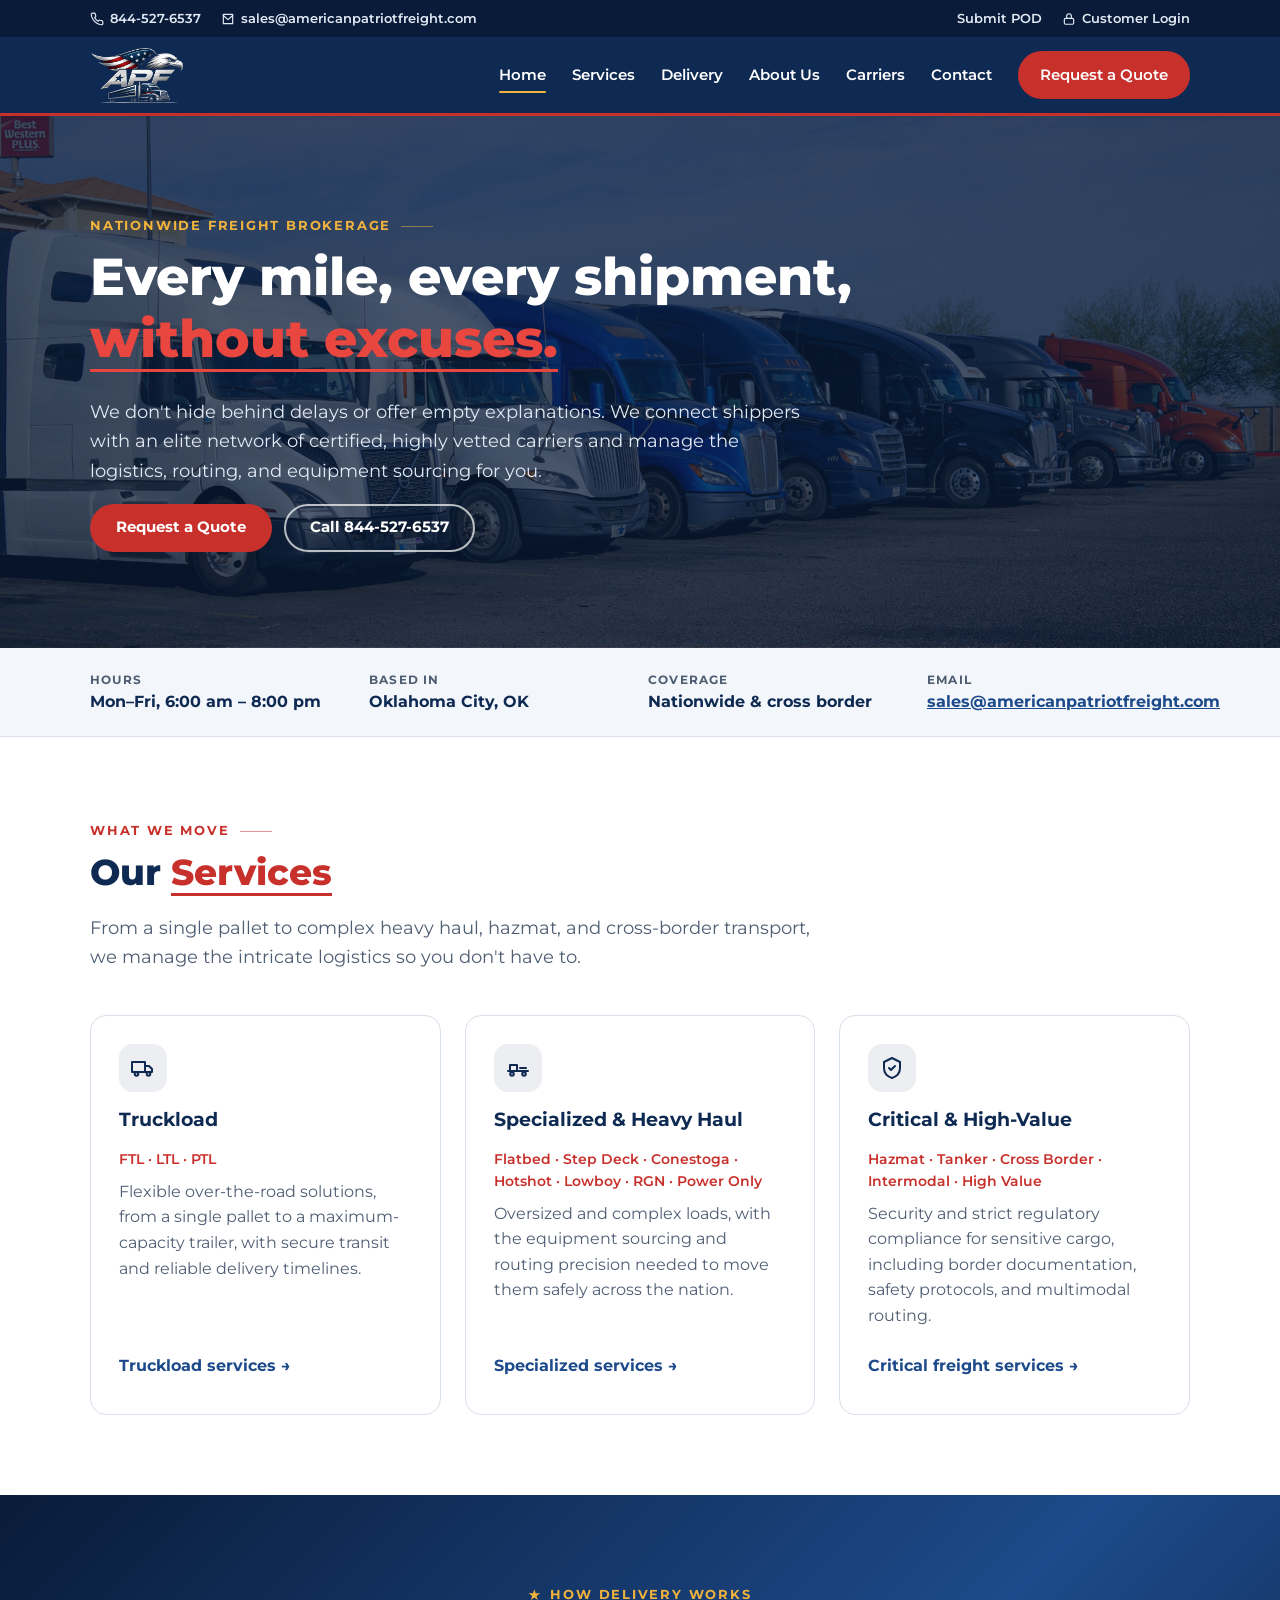
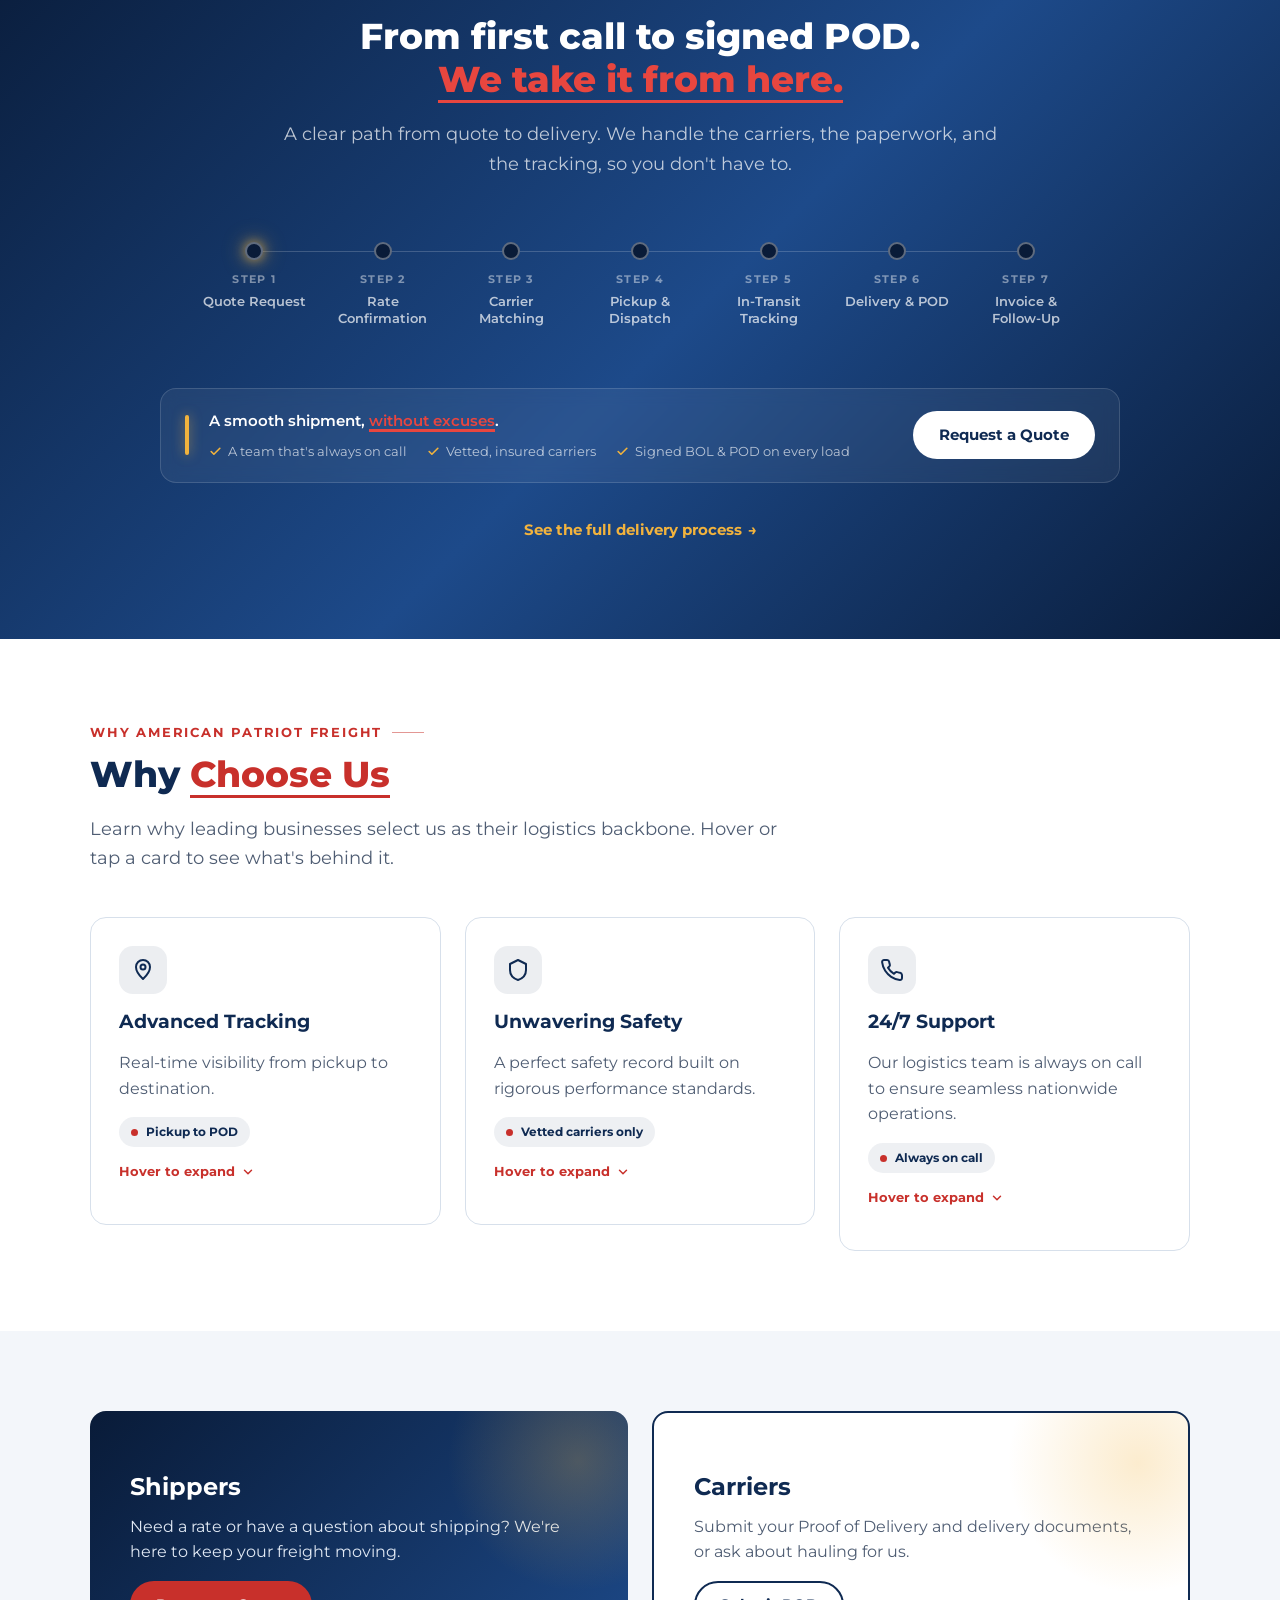
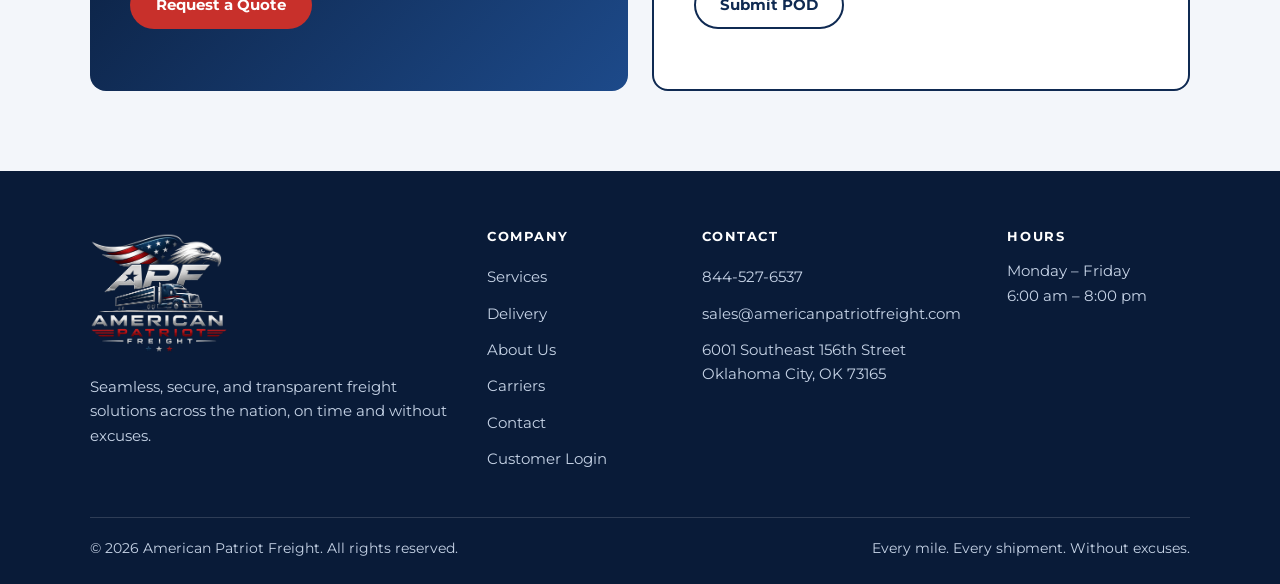
<file: index.html>
<!doctype html>
<html lang="en">
<head>
<meta charset="utf-8">
<meta name="viewport" content="width=device-width, initial-scale=1">
<title>American Patriot Freight | Nationwide Freight Brokerage</title>
<meta name="description" content="American Patriot Freight connects shippers with certified, vetted carriers for FTL, LTL, flatbed, heavy haul, hazmat and cross-border freight. Every mile, every shipment, without excuses.">
<link rel="icon" href="assets/brand/favicon-1751.png" type="image/png">
<link rel="preconnect" href="https://fonts.googleapis.com">
<link href="https://fonts.googleapis.com/css2?family=Montserrat:wght@400;500;600;700;800&display=swap" rel="stylesheet">
<link rel="stylesheet" href="assets/style.css">
</head>
<body>

<div class="utility">
  <div class="wrap">
    <div class="u-group">
      <a href="tel:8445276537"><svg viewBox="0 0 24 24" fill="none" stroke="currentColor" stroke-width="2" stroke-linecap="round" stroke-linejoin="round" aria-hidden="true"><path d="M22 16.9v3a2 2 0 0 1-2.2 2 19.8 19.8 0 0 1-8.6-3.1 19.5 19.5 0 0 1-6-6A19.8 19.8 0 0 1 2.1 4.2 2 2 0 0 1 4.1 2h3a2 2 0 0 1 2 1.7c.1.9.4 1.8.7 2.7a2 2 0 0 1-.5 2.1L8 9.8a16 16 0 0 0 6 6l1.3-1.3a2 2 0 0 1 2.1-.4c.9.3 1.8.6 2.7.7a2 2 0 0 1 1.7 2z"/></svg>844-527-6537</a>
      <a class="u-hide-sm" href="mailto:sales@americanpatriotfreight.com"><svg viewBox="0 0 24 24" fill="none" stroke="currentColor" stroke-width="2" stroke-linecap="round" stroke-linejoin="round" aria-hidden="true"><path d="M4 4h16v16H4z"/><path d="M4 6l8 7 8-7"/></svg>sales@americanpatriotfreight.com</a>
    </div>
    <div class="u-group">
      <a href="carriers.html">Submit POD</a>
      <a href="portal/index.html"><svg viewBox="0 0 24 24" fill="none" stroke="currentColor" stroke-width="2" stroke-linecap="round" stroke-linejoin="round" aria-hidden="true"><rect x="4" y="11" width="16" height="10" rx="2"/><path d="M8 11V7a4 4 0 0 1 8 0v4"/></svg>Customer Login</a>
    </div>
  </div>
</div>
<header class="site-header">
  <div class="wrap">
    <a class="brand" href="index.html"><img src="assets/brand/logo-1751-mark.png" alt="American Patriot Freight" width="98" height="56"></a>
    <button class="menu-btn" aria-label="Open menu" aria-expanded="false" aria-controls="site-nav"><svg width="22" height="22" viewBox="0 0 24 24" fill="none" stroke="currentColor" stroke-width="2" stroke-linecap="round" aria-hidden="true"><path d="M4 7h16M4 12h16M4 17h16"/></svg></button>
    <nav id="site-nav" class="nav" aria-label="Main">
      <a href="index.html" aria-current="page">Home</a>
      <a href="services.html">Services</a>
      <a href="delivery.html">Delivery</a>
      <a href="about.html">About Us</a>
      <a href="carriers.html">Carriers</a>
      <a href="contact.html">Contact</a>
      <a class="btn btn-red" href="contact.html">Request a Quote</a>
    </nav>
  </div>
</header>

<main>
<section class="hero" style="background-image:linear-gradient(rgba(9,27,56,.72),rgba(9,27,56,.72)),url('assets/hero.jpg')">
  <div class="wrap">
    <div class="eyebrow">Nationwide freight brokerage</div>
    <h1>Every mile, every shipment, <span class="accent">without excuses.</span></h1>
    <p class="lead">We don't hide behind delays or offer empty explanations. We connect shippers with an elite network of certified, highly vetted carriers and manage the logistics, routing, and equipment sourcing for you.</p>
    <div class="btn-row">
      <a class="btn btn-red" href="contact.html">Request a Quote</a>
      <a class="btn btn-light" href="tel:8445276537">Call 844-527-6537</a>
    </div>
  </div>
</section>

<div class="facts">
  <dl class="wrap">
    <div><dt>Hours</dt><dd>Mon–Fri, 6:00 am – 8:00 pm</dd></div>
    <div><dt>Based in</dt><dd>Oklahoma City, OK</dd></div>
    <div><dt>Coverage</dt><dd>Nationwide &amp; cross border</dd></div>
    <div><dt>Email</dt><dd><a href="mailto:sales@americanpatriotfreight.com">sales@americanpatriotfreight.com</a></dd></div>
  </dl>
</div>

<section class="block">
  <div class="wrap">
    <div class="section-head">
      <div class="eyebrow">What we move</div>
      <h2>Our <span class="accent">Services</span></h2>
      <p class="lead">From a single pallet to complex heavy haul, hazmat, and cross-border transport, we manage the intricate logistics so you don't have to.</p>
    </div>
    <div class="grid-3">
      <article class="card">
        <div class="icon"><svg viewBox="0 0 24 24" fill="none" stroke="currentColor" stroke-width="2" stroke-linecap="round" stroke-linejoin="round" aria-hidden="true"><path d="M1 6h13v10H1zM14 10h4l3 3v3h-7"/><circle cx="5.5" cy="18" r="1.8"/><circle cx="17.5" cy="18" r="1.8"/></svg></div>
        <h3>Truckload</h3>
        <div class="tags">FTL · LTL · PTL</div>
        <p>Flexible over-the-road solutions, from a single pallet to a maximum-capacity trailer, with secure transit and reliable delivery timelines.</p>
        <a class="more" href="services.html#truckload">Truckload services →</a>
      </article>
      <article class="card">
        <div class="icon"><svg viewBox="0 0 24 24" fill="none" stroke="currentColor" stroke-width="2" stroke-linecap="round" stroke-linejoin="round" aria-hidden="true"><path d="M2 15h20M4 15V9h7v6M14 12h6"/><circle cx="6" cy="18" r="1.8"/><circle cx="18" cy="18" r="1.8"/></svg></div>
        <h3>Specialized &amp; Heavy Haul</h3>
        <div class="tags">Flatbed · Step Deck · Conestoga · Hotshot · Lowboy · RGN · Power Only</div>
        <p>Oversized and complex loads, with the equipment sourcing and routing precision needed to move them safely across the nation.</p>
        <a class="more" href="services.html#specialized">Specialized services →</a>
      </article>
      <article class="card">
        <div class="icon"><svg viewBox="0 0 24 24" fill="none" stroke="currentColor" stroke-width="2" stroke-linecap="round" stroke-linejoin="round" aria-hidden="true"><path d="M12 2l8 4v6c0 5-3.5 8.5-8 10-4.5-1.5-8-5-8-10V6z"/><path d="M9 12l2 2 4-4"/></svg></div>
        <h3>Critical &amp; High-Value</h3>
        <div class="tags">Hazmat · Tanker · Cross Border · Intermodal · High Value</div>
        <p>Security and strict regulatory compliance for sensitive cargo, including border documentation, safety protocols, and multimodal routing.</p>
        <a class="more" href="services.html#critical">Critical freight services →</a>
      </article>
    </div>
  </div>
</section>

<section class="process dark bg-navy-gradient" id="delivery-process">
  <div class="wrap center">
    <div class="section-head" style="margin-bottom:0">
      <div class="eyebrow dot">How delivery works</div>
      <h2>From first call to signed POD.<br><span class="accent">We take it from here.</span></h2>
      <p class="lead">A clear path from quote to delivery. We handle the carriers, the paperwork, and the tracking, so you don't have to.</p>
    </div>
    <div class="track-scroll">
      <div class="track">
        <div class="track-line" aria-hidden="true"></div>
        <div class="track-fill" aria-hidden="true"></div>
        <span class="light" aria-hidden="true"></span>
        <ol class="track-steps" aria-label="Delivery process steps">
          <li><button class="tstep" type="button" aria-controls="step-detail" aria-pressed="false" data-text="Send your lane, dates, and freight details through the quote form, by phone, or by email. We come back with a clear, all-in rate."><span class="tdot"></span><span class="tnum">Step 1</span><span class="tname">Quote Request</span><template><svg viewBox="0 0 24 24" fill="none" stroke="currentColor" stroke-width="2" stroke-linecap="round" stroke-linejoin="round" aria-hidden="true"><path d="M4 4h16v16H4zM8 9h8M8 13h8M8 17h5"/></svg></template></button></li>
          <li><button class="tstep" type="button" aria-controls="step-detail" aria-pressed="false" data-text="Approve the rate and we lock in your load with a signed rate confirmation, so everyone works from the same terms."><span class="tdot"></span><span class="tnum">Step 2</span><span class="tname">Rate Confirmation</span><template><svg viewBox="0 0 24 24" fill="none" stroke="currentColor" stroke-width="2" stroke-linecap="round" stroke-linejoin="round" aria-hidden="true"><path d="M14 2H6a2 2 0 0 0-2 2v16a2 2 0 0 0 2 2h12a2 2 0 0 0 2-2V8z"/><path d="M14 2v6h6M9 15l2 2 4-4"/></svg></template></button></li>
          <li><button class="tstep" type="button" aria-controls="step-detail" aria-pressed="false" data-text="We match your freight with a certified, vetted carrier and the right equipment, checking operating authority, insurance, and safety record."><span class="tdot"></span><span class="tnum">Step 3</span><span class="tname">Carrier Matching</span><template><svg viewBox="0 0 24 24" fill="none" stroke="currentColor" stroke-width="2" stroke-linecap="round" stroke-linejoin="round" aria-hidden="true"><path d="M12 2l8 4v6c0 5-3.5 8.5-8 10-4.5-1.5-8-5-8-10V6z"/><path d="M9 12l2 2 4-4"/></svg></template></button></li>
          <li><button class="tstep" type="button" aria-controls="step-detail" aria-pressed="false" data-text="The driver is dispatched and checks in at the shipper. Your freight is loaded and the Bill of Lading is signed."><span class="tdot"></span><span class="tnum">Step 4</span><span class="tname">Pickup &amp; Dispatch</span><template><svg viewBox="0 0 24 24" fill="none" stroke="currentColor" stroke-width="2" stroke-linecap="round" stroke-linejoin="round" aria-hidden="true"><path d="M1 6h13v10H1zM14 10h4l3 3v3h-7"/><circle cx="5.5" cy="18" r="1.8"/><circle cx="17.5" cy="18" r="1.8"/></svg></template></button></li>
          <li><button class="tstep" type="button" aria-controls="step-detail" aria-pressed="false" data-text="Real-time visibility from pickup to destination, with proactive updates from our team if anything changes on the road."><span class="tdot"></span><span class="tnum">Step 5</span><span class="tname">In-Transit Tracking</span><template><svg viewBox="0 0 24 24" fill="none" stroke="currentColor" stroke-width="2" stroke-linecap="round" stroke-linejoin="round" aria-hidden="true"><path d="M12 21s-7-6.5-7-12a7 7 0 0 1 14 0c0 5.5-7 12-7 12z"/><circle cx="12" cy="9" r="2.5"/></svg></template></button></li>
          <li><button class="tstep" type="button" aria-controls="step-detail" aria-pressed="false" data-text="Your freight arrives, the receiver signs the Proof of Delivery, and the POD is sent straight to you."><span class="tdot"></span><span class="tnum">Step 6</span><span class="tname">Delivery &amp; POD</span><template><svg viewBox="0 0 24 24" fill="none" stroke="currentColor" stroke-width="2" stroke-linecap="round" stroke-linejoin="round" aria-hidden="true"><path d="M20 6L9 17l-5-5"/></svg></template></button></li>
          <li><button class="tstep" type="button" aria-controls="step-detail" aria-pressed="false" data-text="You get one clean invoice with the POD attached, and a team that follows up to keep your next load just as smooth."><span class="tdot"></span><span class="tnum">Step 7</span><span class="tname">Invoice &amp; Follow-Up</span><template><svg viewBox="0 0 24 24" fill="none" stroke="currentColor" stroke-width="2" stroke-linecap="round" stroke-linejoin="round" aria-hidden="true"><path d="M21 15a2 2 0 0 1-2 2H7l-4 4V5a2 2 0 0 1 2-2h14a2 2 0 0 1 2 2z"/></svg></template></button></li>
        </ol>
      </div>
    </div>
    <div class="step-detail" id="step-detail" aria-live="polite">
      <div>
        <div class="detail-card">
          <span class="icon" aria-hidden="true"></span>
          <div><p class="kicker">Step 1 of 7</p><h3>Quote Request</h3><p></p></div>
        </div>
      </div>
    </div>
    <div class="handoff">
      <span class="bar" aria-hidden="true"></span>
      <div class="txt">
        <p>A smooth shipment, <span class="accent">without excuses</span>.</p>
        <ul>
          <li><svg viewBox="0 0 24 24" fill="none" stroke="currentColor" stroke-width="3" stroke-linecap="round" stroke-linejoin="round" aria-hidden="true"><path d="M20 6L9 17l-5-5"/></svg>A team that's always on call</li>
          <li><svg viewBox="0 0 24 24" fill="none" stroke="currentColor" stroke-width="3" stroke-linecap="round" stroke-linejoin="round" aria-hidden="true"><path d="M20 6L9 17l-5-5"/></svg>Vetted, insured carriers</li>
          <li><svg viewBox="0 0 24 24" fill="none" stroke="currentColor" stroke-width="3" stroke-linecap="round" stroke-linejoin="round" aria-hidden="true"><path d="M20 6L9 17l-5-5"/></svg>Signed BOL &amp; POD on every load</li>
        </ul>
      </div>
      <a class="btn btn-white" href="contact.html">Request a Quote</a>
    </div>
    <a class="full-link" href="delivery.html">See the full delivery process <span class="arr">→</span></a>
  </div>
</section>

<section class="block">
  <div class="wrap">
    <div class="section-head">
      <div class="eyebrow">Why American Patriot Freight</div>
      <h2>Why <span class="accent">Choose Us</span></h2>
      <p class="lead">Learn why leading businesses select us as their logistics backbone. Hover or tap a card to see what's behind it.</p>
    </div>
    <div class="grid-3 xgrid">
      <div class="card xcard">
        <div class="icon"><svg viewBox="0 0 24 24" fill="none" stroke="currentColor" stroke-width="2" stroke-linecap="round" stroke-linejoin="round" aria-hidden="true"><path d="M12 21s-7-6.5-7-12a7 7 0 0 1 14 0c0 5.5-7 12-7 12z"/><circle cx="12" cy="9" r="2.5"/></svg></div>
        <h3>Advanced Tracking</h3>
        <p>Real-time visibility from pickup to destination.</p>
        <span class="stat">Pickup to POD</span>
        <button class="xhint" type="button" aria-expanded="false">Hover to expand <svg viewBox="0 0 24 24" fill="none" stroke="currentColor" stroke-width="2.5" stroke-linecap="round" stroke-linejoin="round" aria-hidden="true"><path d="M6 9l6 6 6-6"/></svg></button>
        <div class="xmore"><div><p>Know where your freight is at every stage: picked up, on the road, and delivered, with proactive updates from our team if anything changes along the way.</p></div></div>
      </div>
      <div class="card xcard">
        <div class="icon"><svg viewBox="0 0 24 24" fill="none" stroke="currentColor" stroke-width="2" stroke-linecap="round" stroke-linejoin="round" aria-hidden="true"><path d="M12 2l8 4v6c0 5-3.5 8.5-8 10-4.5-1.5-8-5-8-10V6z"/></svg></div>
        <h3>Unwavering Safety</h3>
        <p>A perfect safety record built on rigorous performance standards.</p>
        <span class="stat">Vetted carriers only</span>
        <button class="xhint" type="button" aria-expanded="false">Hover to expand <svg viewBox="0 0 24 24" fill="none" stroke="currentColor" stroke-width="2.5" stroke-linecap="round" stroke-linejoin="round" aria-hidden="true"><path d="M6 9l6 6 6-6"/></svg></button>
        <div class="xmore"><div><p>Every carrier in our network is certified and highly vetted. We check operating authority, insurance, and safety performance before they ever haul your freight.</p></div></div>
      </div>
      <div class="card xcard">
        <div class="icon"><svg viewBox="0 0 24 24" fill="none" stroke="currentColor" stroke-width="2" stroke-linecap="round" stroke-linejoin="round" aria-hidden="true"><path d="M22 16.9v3a2 2 0 0 1-2.2 2 19.8 19.8 0 0 1-8.6-3.1 19.5 19.5 0 0 1-6-6A19.8 19.8 0 0 1 2.1 4.2 2 2 0 0 1 4.1 2h3a2 2 0 0 1 2 1.7c.1.9.4 1.8.7 2.7a2 2 0 0 1-.5 2.1L8 9.8a16 16 0 0 0 6 6l1.3-1.3a2 2 0 0 1 2.1-.4c.9.3 1.8.6 2.7.7a2 2 0 0 1 1.7 2z"/></svg></div>
        <h3>24/7 Support</h3>
        <p>Our logistics team is always on call to ensure seamless nationwide operations.</p>
        <span class="stat">Always on call</span>
        <button class="xhint" type="button" aria-expanded="false">Hover to expand <svg viewBox="0 0 24 24" fill="none" stroke="currentColor" stroke-width="2.5" stroke-linecap="round" stroke-linejoin="round" aria-hidden="true"><path d="M6 9l6 6 6-6"/></svg></button>
        <div class="xmore"><div><p>Real people who answer the phone and own the problem. Call 844-527-6537 or email sales@americanpatriotfreight.com and you'll talk to the team moving your load.</p></div></div>
      </div>
    </div>
  </div>
</section>

<section class="block alt">
  <div class="wrap grid-3" style="grid-template-columns:repeat(auto-fit,minmax(320px,1fr))">
    <div class="panel">
      <h3>Shippers</h3>
      <p>Need a rate or have a question about shipping? We're here to keep your freight moving.</p>
      <div><a class="btn btn-red" href="contact.html">Request a Quote</a></div>
    </div>
    <div class="panel panel-light">
      <h3>Carriers</h3>
      <p>Submit your Proof of Delivery and delivery documents, or ask about hauling for us.</p>
      <div><a class="btn btn-outline" href="carriers.html">Submit POD</a></div>
    </div>
  </div>
</section>
</main>

<footer class="site-footer">
  <div class="wrap">
    <div class="foot-grid">
      <div>
        <a class="brand" href="index.html"><img src="assets/brand/logo-1751.png" alt="American Patriot Freight" width="138" height="120"></a>
        <p style="margin-top:16px">Seamless, secure, and transparent freight solutions across the nation, on time and without excuses.</p>
      </div>
      <div>
        <h4>Company</h4>
        <a href="services.html">Services</a>
        <a href="delivery.html">Delivery</a>
        <a href="about.html">About Us</a>
        <a href="carriers.html">Carriers</a>
        <a href="contact.html">Contact</a>
        <a href="portal/index.html">Customer Login</a>
      </div>
      <div>
        <h4>Contact</h4>
        <a href="tel:8445276537">844-527-6537</a>
        <a href="mailto:sales@americanpatriotfreight.com">sales@americanpatriotfreight.com</a>
        <p style="padding:6px 0;margin:0">6001 Southeast 156th Street<br>Oklahoma City, OK 73165</p>
      </div>
      <div>
        <h4>Hours</h4>
        <p>Monday – Friday<br>6:00 am – 8:00 pm</p>
      </div>
    </div>
    <div class="legal">
      <div>© <span id="year">2026</span> American Patriot Freight. All rights reserved.</div>
      <div>Every mile. Every shipment. Without excuses.</div>
    </div>
  </div>
</footer>
<script src="assets/site.js"></script>
</body>
</html>
</file>
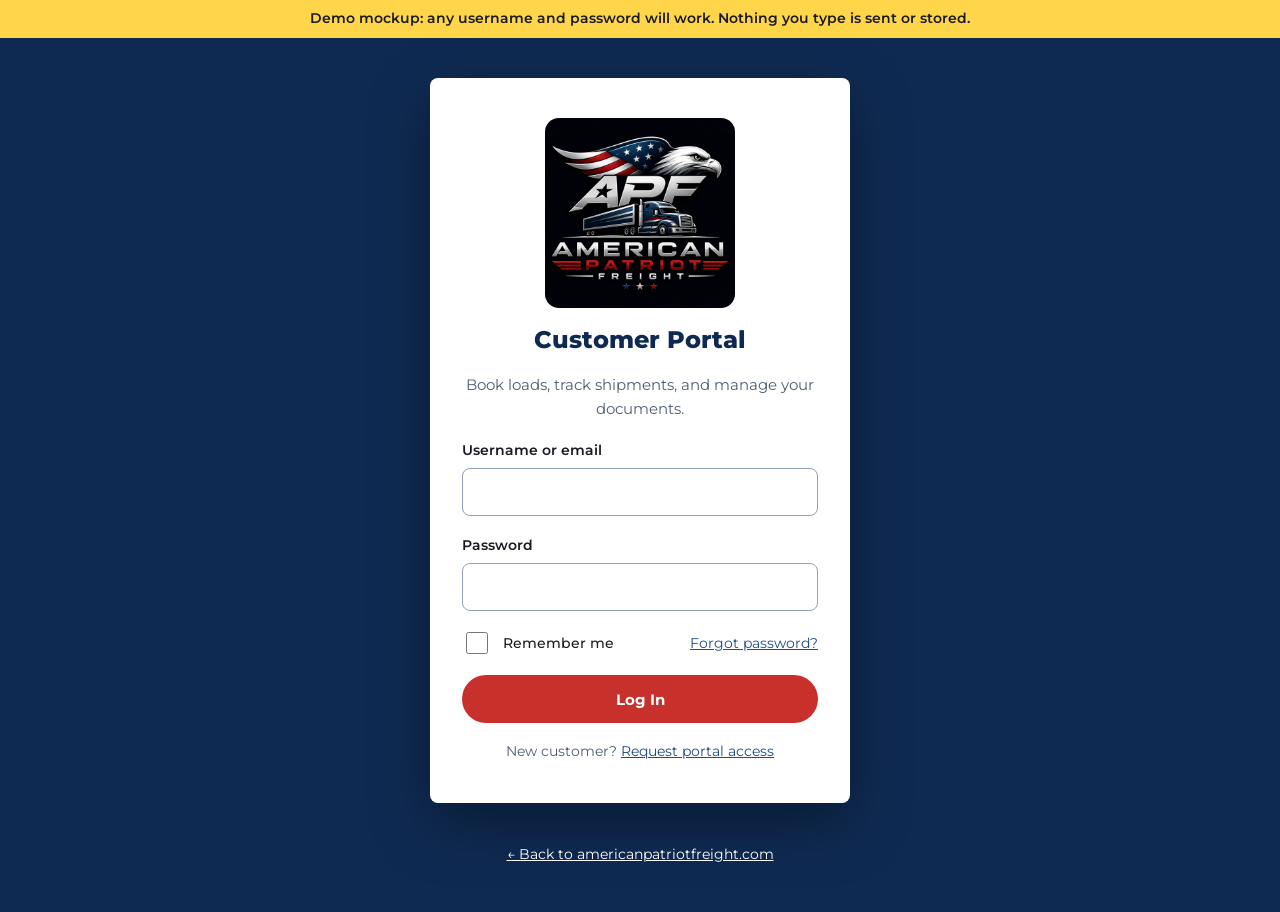
<file: portal/index.html>
<!doctype html>
<html lang="en">
<head>
<meta charset="utf-8">
<meta name="viewport" content="width=device-width, initial-scale=1">
<title>Customer Login | American Patriot Freight</title>
<meta name="robots" content="noindex">
<link rel="icon" href="../assets/brand/favicon-1751.png" type="image/png">
<link rel="preconnect" href="https://fonts.googleapis.com">
<link href="https://fonts.googleapis.com/css2?family=Montserrat:wght@400;500;600;700;800&display=swap" rel="stylesheet">
<link rel="stylesheet" href="../assets/style.css">
<style>
body{background:var(--navy);min-height:100vh;display:flex;flex-direction:column}
.demo-bar{background:#ffd54a;color:#1b1b22;text-align:center;font-size:.85rem;font-weight:600;padding:8px 16px}
.login-wrap{flex:1;display:flex;align-items:center;justify-content:center;padding:40px 20px}
.login-card{background:#fff;border-radius:8px;width:100%;max-width:420px;padding:40px 32px;box-shadow:0 20px 60px rgba(0,0,0,.35);display:flex;flex-direction:column;gap:18px}
.login-card img{width:190px;height:auto;margin:0 auto}
.login-card h1{font-size:1.5rem;text-align:center;margin:0}
.login-card .sub{text-align:center;color:var(--muted);margin:0;font-size:.95rem}
.login-row{display:flex;justify-content:space-between;align-items:center;flex-wrap:wrap;gap:8px;font-size:.9rem}
.login-row .check label{font-weight:500}
.login-card .btn{width:100%}
.back{color:#c6d3e6;text-align:center;padding:0 0 32px;font-size:.9rem}
.back a{color:#fff}
</style>
</head>
<body>
<div class="demo-bar">Demo mockup: any username and password will work. Nothing you type is sent or stored.</div>
<div class="login-wrap">
  <form class="login-card" id="login">
    <a href="../index.html"><img src="../assets/brand/logo-1751-badge.png" alt="American Patriot Freight home" width="190" height="190" style="border-radius:14px"></a>
    <h1>Customer Portal</h1>
    <p class="sub">Book loads, track shipments, and manage your documents.</p>
    <div><label for="u">Username or email</label><input id="u" autocomplete="off"></div>
    <div><label for="p">Password</label><input id="p" type="password" autocomplete="off"></div>
    <div class="login-row">
      <div class="check"><input id="rem" type="checkbox"><label for="rem">Remember me</label></div>
      <a href="#" onclick="alert('Demo: password reset would email a link here.');return false">Forgot password?</a>
    </div>
    <button class="btn btn-red" type="submit">Log In</button>
    <p class="sub" style="font-size:.85rem">New customer? <a href="../contact.html">Request portal access</a></p>
  </form>
</div>
<p class="back"><a href="../index.html">← Back to americanpatriotfreight.com</a></p>
<script>
document.getElementById('login').addEventListener('submit', function (e) {
  e.preventDefault();
  window.location.href = 'dashboard.html';
});
</script>
</body>
</html>
</file>
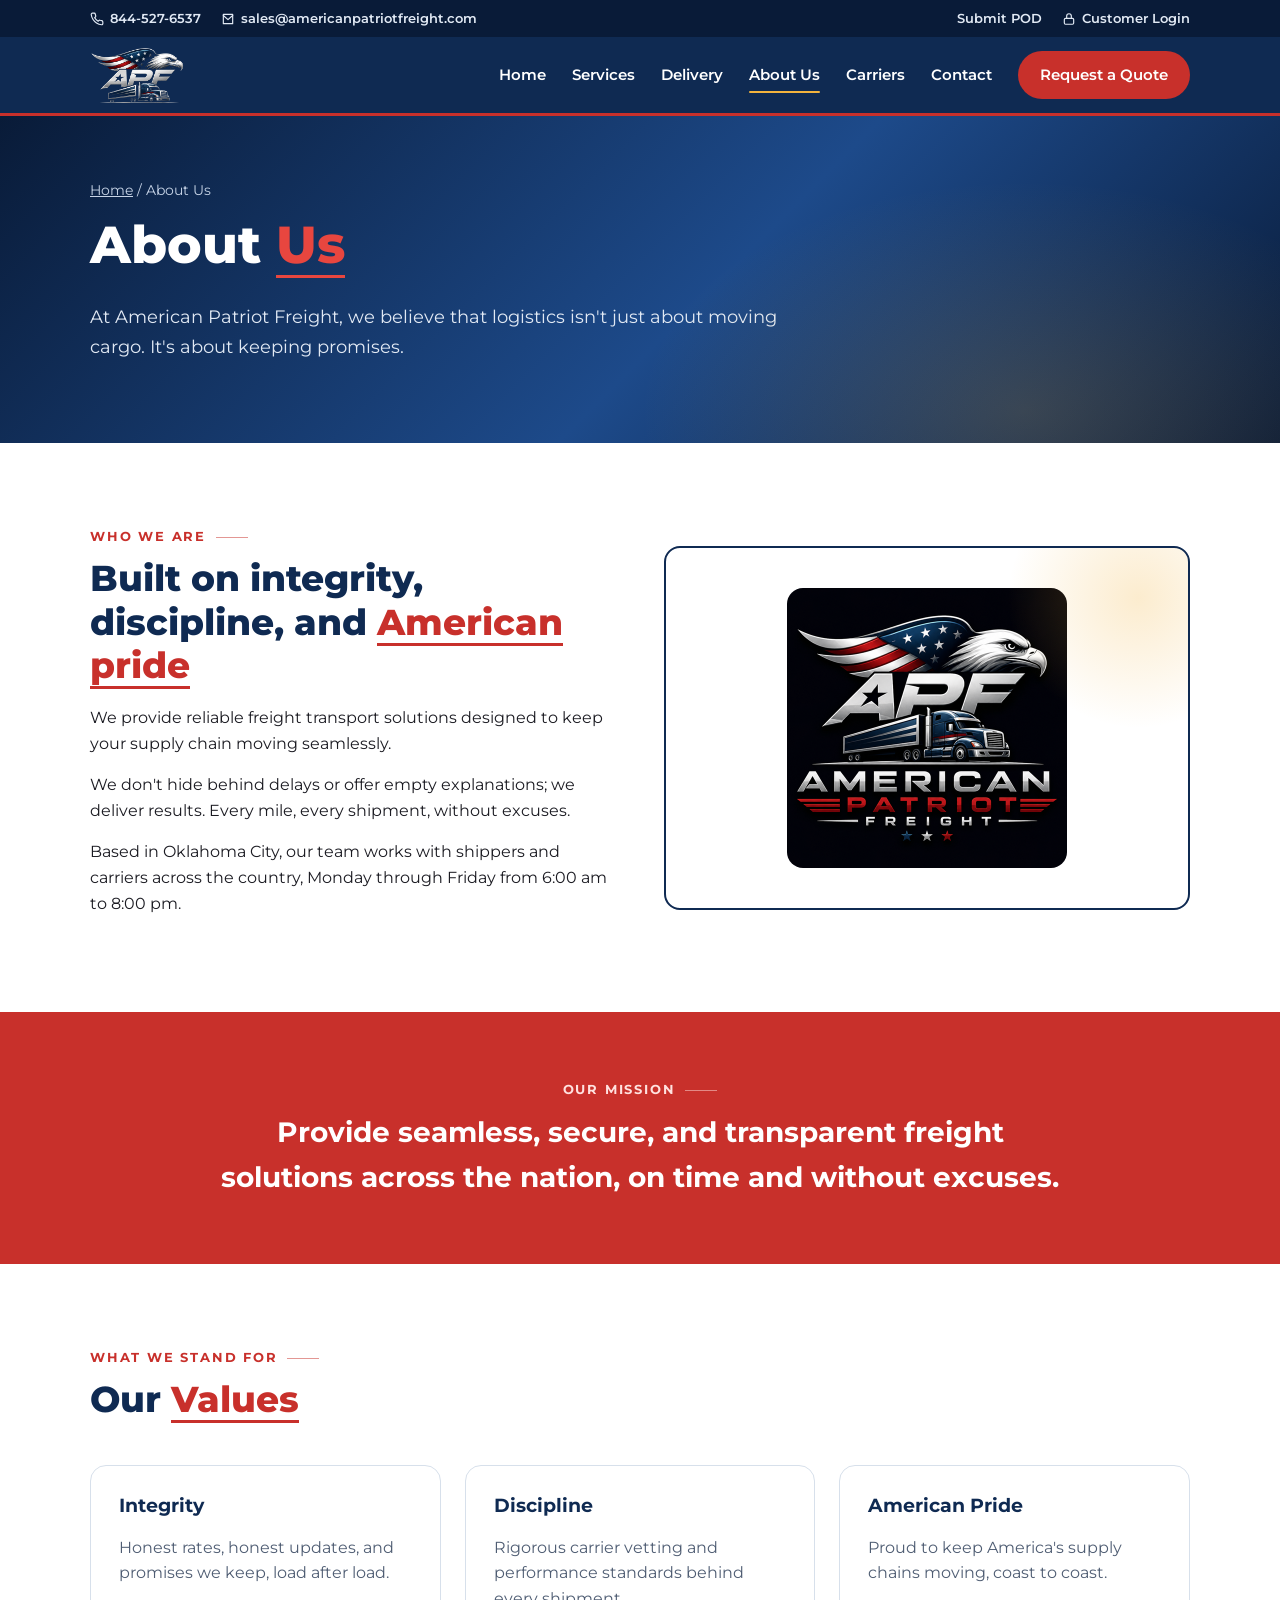
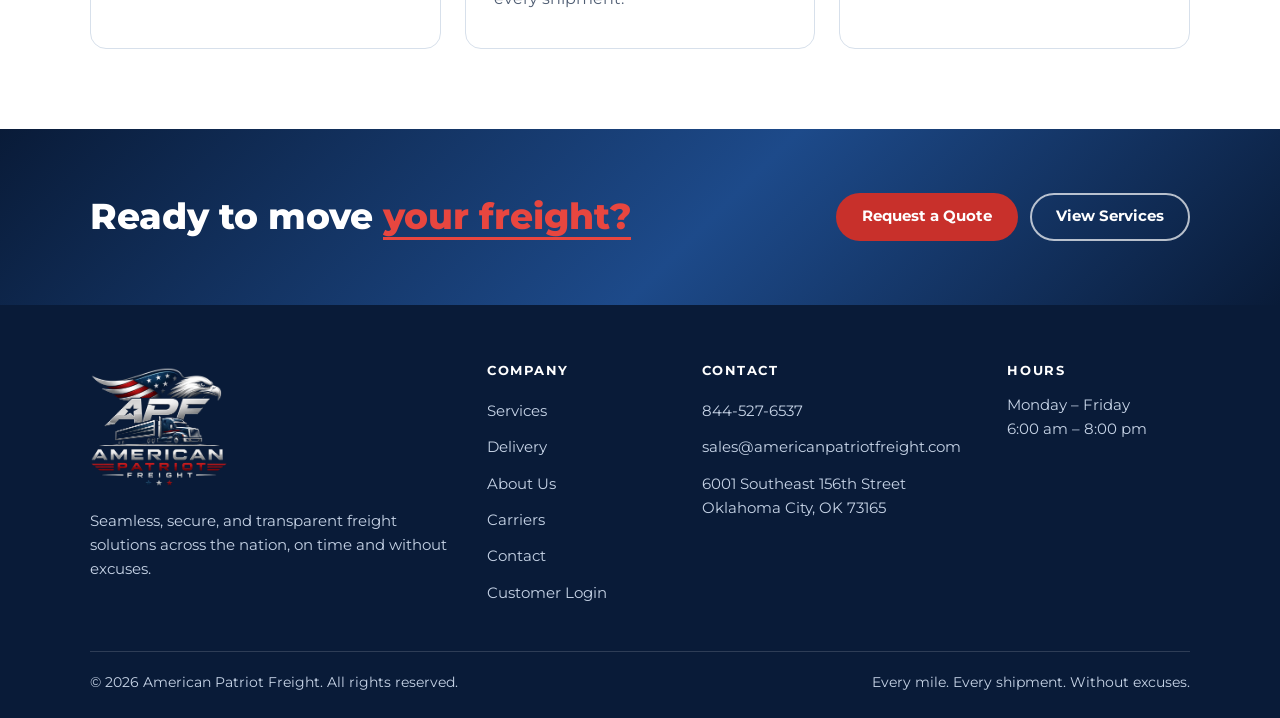
<file: about.html>
<!doctype html>
<html lang="en">
<head>
<meta charset="utf-8">
<meta name="viewport" content="width=device-width, initial-scale=1">
<title>About Us | American Patriot Freight</title>
<meta name="description" content="American Patriot Freight is an Oklahoma City freight brokerage built on integrity, discipline, and American pride.">
<link rel="icon" href="assets/brand/favicon-1751.png" type="image/png">
<link rel="preconnect" href="https://fonts.googleapis.com">
<link href="https://fonts.googleapis.com/css2?family=Montserrat:wght@400;500;600;700;800&display=swap" rel="stylesheet">
<link rel="stylesheet" href="assets/style.css">
</head>
<body>

<div class="utility">
  <div class="wrap">
    <div class="u-group">
      <a href="tel:8445276537"><svg viewBox="0 0 24 24" fill="none" stroke="currentColor" stroke-width="2" stroke-linecap="round" stroke-linejoin="round" aria-hidden="true"><path d="M22 16.9v3a2 2 0 0 1-2.2 2 19.8 19.8 0 0 1-8.6-3.1 19.5 19.5 0 0 1-6-6A19.8 19.8 0 0 1 2.1 4.2 2 2 0 0 1 4.1 2h3a2 2 0 0 1 2 1.7c.1.9.4 1.8.7 2.7a2 2 0 0 1-.5 2.1L8 9.8a16 16 0 0 0 6 6l1.3-1.3a2 2 0 0 1 2.1-.4c.9.3 1.8.6 2.7.7a2 2 0 0 1 1.7 2z"/></svg>844-527-6537</a>
      <a class="u-hide-sm" href="mailto:sales@americanpatriotfreight.com"><svg viewBox="0 0 24 24" fill="none" stroke="currentColor" stroke-width="2" stroke-linecap="round" stroke-linejoin="round" aria-hidden="true"><path d="M4 4h16v16H4z"/><path d="M4 6l8 7 8-7"/></svg>sales@americanpatriotfreight.com</a>
    </div>
    <div class="u-group">
      <a href="carriers.html">Submit POD</a>
      <a href="portal/index.html"><svg viewBox="0 0 24 24" fill="none" stroke="currentColor" stroke-width="2" stroke-linecap="round" stroke-linejoin="round" aria-hidden="true"><rect x="4" y="11" width="16" height="10" rx="2"/><path d="M8 11V7a4 4 0 0 1 8 0v4"/></svg>Customer Login</a>
    </div>
  </div>
</div>
<header class="site-header">
  <div class="wrap">
    <a class="brand" href="index.html"><img src="assets/brand/logo-1751-mark.png" alt="American Patriot Freight" width="98" height="56"></a>
    <button class="menu-btn" aria-label="Open menu" aria-expanded="false" aria-controls="site-nav"><svg width="22" height="22" viewBox="0 0 24 24" fill="none" stroke="currentColor" stroke-width="2" stroke-linecap="round" aria-hidden="true"><path d="M4 7h16M4 12h16M4 17h16"/></svg></button>
    <nav id="site-nav" class="nav" aria-label="Main">
      <a href="index.html">Home</a>
      <a href="services.html">Services</a>
      <a href="delivery.html">Delivery</a>
      <a href="about.html" aria-current="page">About Us</a>
      <a href="carriers.html">Carriers</a>
      <a href="contact.html">Contact</a>
      <a class="btn btn-red" href="contact.html">Request a Quote</a>
    </nav>
  </div>
</header>

<main>
<section class="page-hero">
  <div class="wrap">
    <div class="crumbs"><a href="index.html">Home</a> / About Us</div>
    <h1>About <span class="accent">Us</span></h1>
    <p class="lead">At American Patriot Freight, we believe that logistics isn't just about moving cargo. It's about keeping promises.</p>
  </div>
</section>

<section class="block">
  <div class="wrap split">
    <div>
      <div class="eyebrow">Who we are</div>
      <h2>Built on integrity, discipline, and <span class="accent">American pride</span></h2>
      <p>We provide reliable freight transport solutions designed to keep your supply chain moving seamlessly.</p>
      <p>We don't hide behind delays or offer empty explanations; we deliver results. Every mile, every shipment, without excuses.</p>
      <p>Based in Oklahoma City, our team works with shippers and carriers across the country, Monday through Friday from 6:00 am to 8:00 pm.</p>
    </div>
    <div class="panel panel-light" style="align-items:center;text-align:center">
      <img src="assets/brand/logo-1751-badge.png" alt="American Patriot Freight" style="max-width:280px;width:100%;height:auto;border-radius:16px">
    </div>
  </div>
</section>

<section class="mission">
  <div class="wrap">
    <div class="eyebrow">Our mission</div>
    <p>Provide seamless, secure, and transparent freight solutions across the nation, on time and without excuses.</p>
  </div>
</section>

<section class="block">
  <div class="wrap">
    <div class="section-head">
      <div class="eyebrow">What we stand for</div>
      <h2>Our <span class="accent">Values</span></h2>
    </div>
    <div class="grid-3">
      <div class="card">
        <h3>Integrity</h3>
        <p>Honest rates, honest updates, and promises we keep, load after load.</p>
      </div>
      <div class="card">
        <h3>Discipline</h3>
        <p>Rigorous carrier vetting and performance standards behind every shipment.</p>
      </div>
      <div class="card">
        <h3>American Pride</h3>
        <p>Proud to keep America's supply chains moving, coast to coast.</p>
      </div>
    </div>
  </div>
</section>

<section class="cta">
  <div class="wrap">
    <h2>Ready to move <span class="accent">your freight?</span></h2>
    <div class="btn-row">
      <a class="btn btn-red" href="contact.html">Request a Quote</a>
      <a class="btn btn-light" href="services.html">View Services</a>
    </div>
  </div>
</section>
</main>

<footer class="site-footer">
  <div class="wrap">
    <div class="foot-grid">
      <div>
        <a class="brand" href="index.html"><img src="assets/brand/logo-1751.png" alt="American Patriot Freight" width="138" height="120"></a>
        <p style="margin-top:16px">Seamless, secure, and transparent freight solutions across the nation, on time and without excuses.</p>
      </div>
      <div>
        <h4>Company</h4>
        <a href="services.html">Services</a>
        <a href="delivery.html">Delivery</a>
        <a href="about.html">About Us</a>
        <a href="carriers.html">Carriers</a>
        <a href="contact.html">Contact</a>
        <a href="portal/index.html">Customer Login</a>
      </div>
      <div>
        <h4>Contact</h4>
        <a href="tel:8445276537">844-527-6537</a>
        <a href="mailto:sales@americanpatriotfreight.com">sales@americanpatriotfreight.com</a>
        <p style="padding:6px 0;margin:0">6001 Southeast 156th Street<br>Oklahoma City, OK 73165</p>
      </div>
      <div>
        <h4>Hours</h4>
        <p>Monday – Friday<br>6:00 am – 8:00 pm</p>
      </div>
    </div>
    <div class="legal">
      <div>© <span id="year">2026</span> American Patriot Freight. All rights reserved.</div>
      <div>Every mile. Every shipment. Without excuses.</div>
    </div>
  </div>
</footer>
<script src="assets/site.js"></script>
</body>
</html>
</file>
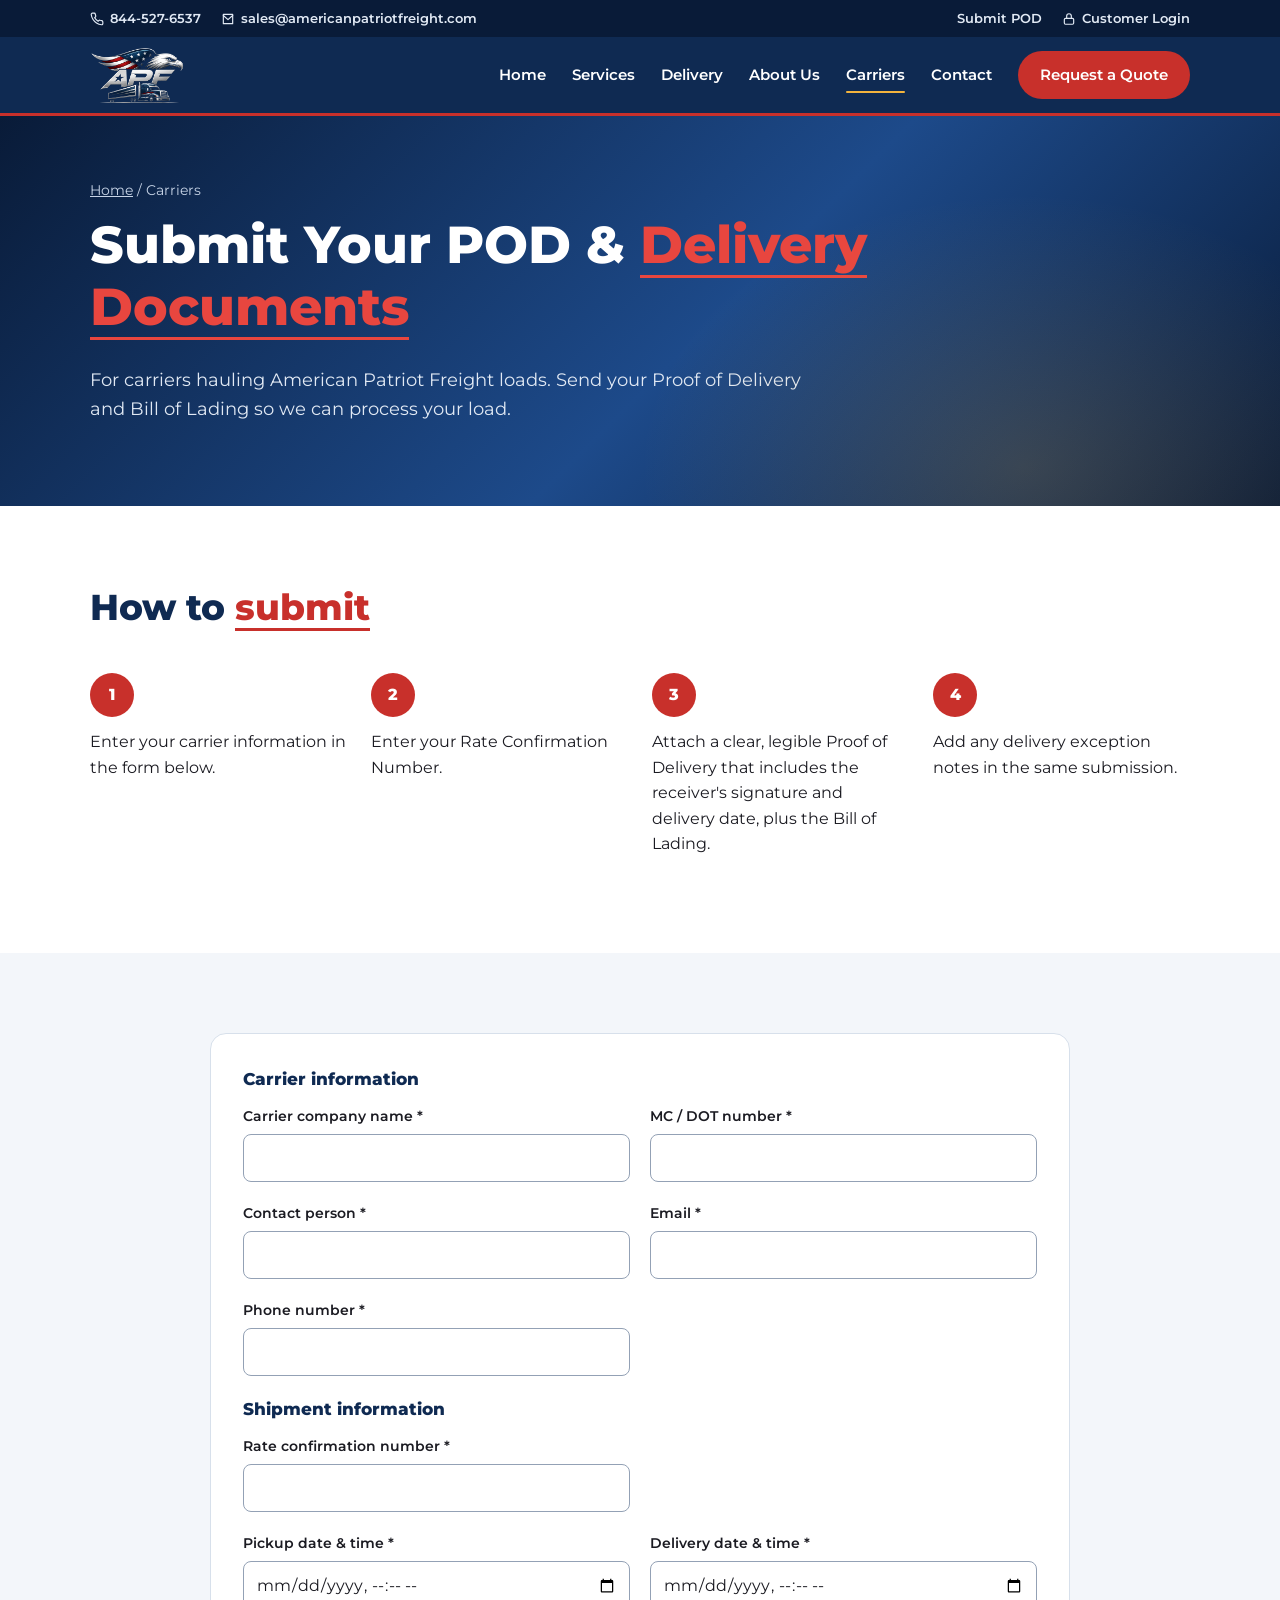
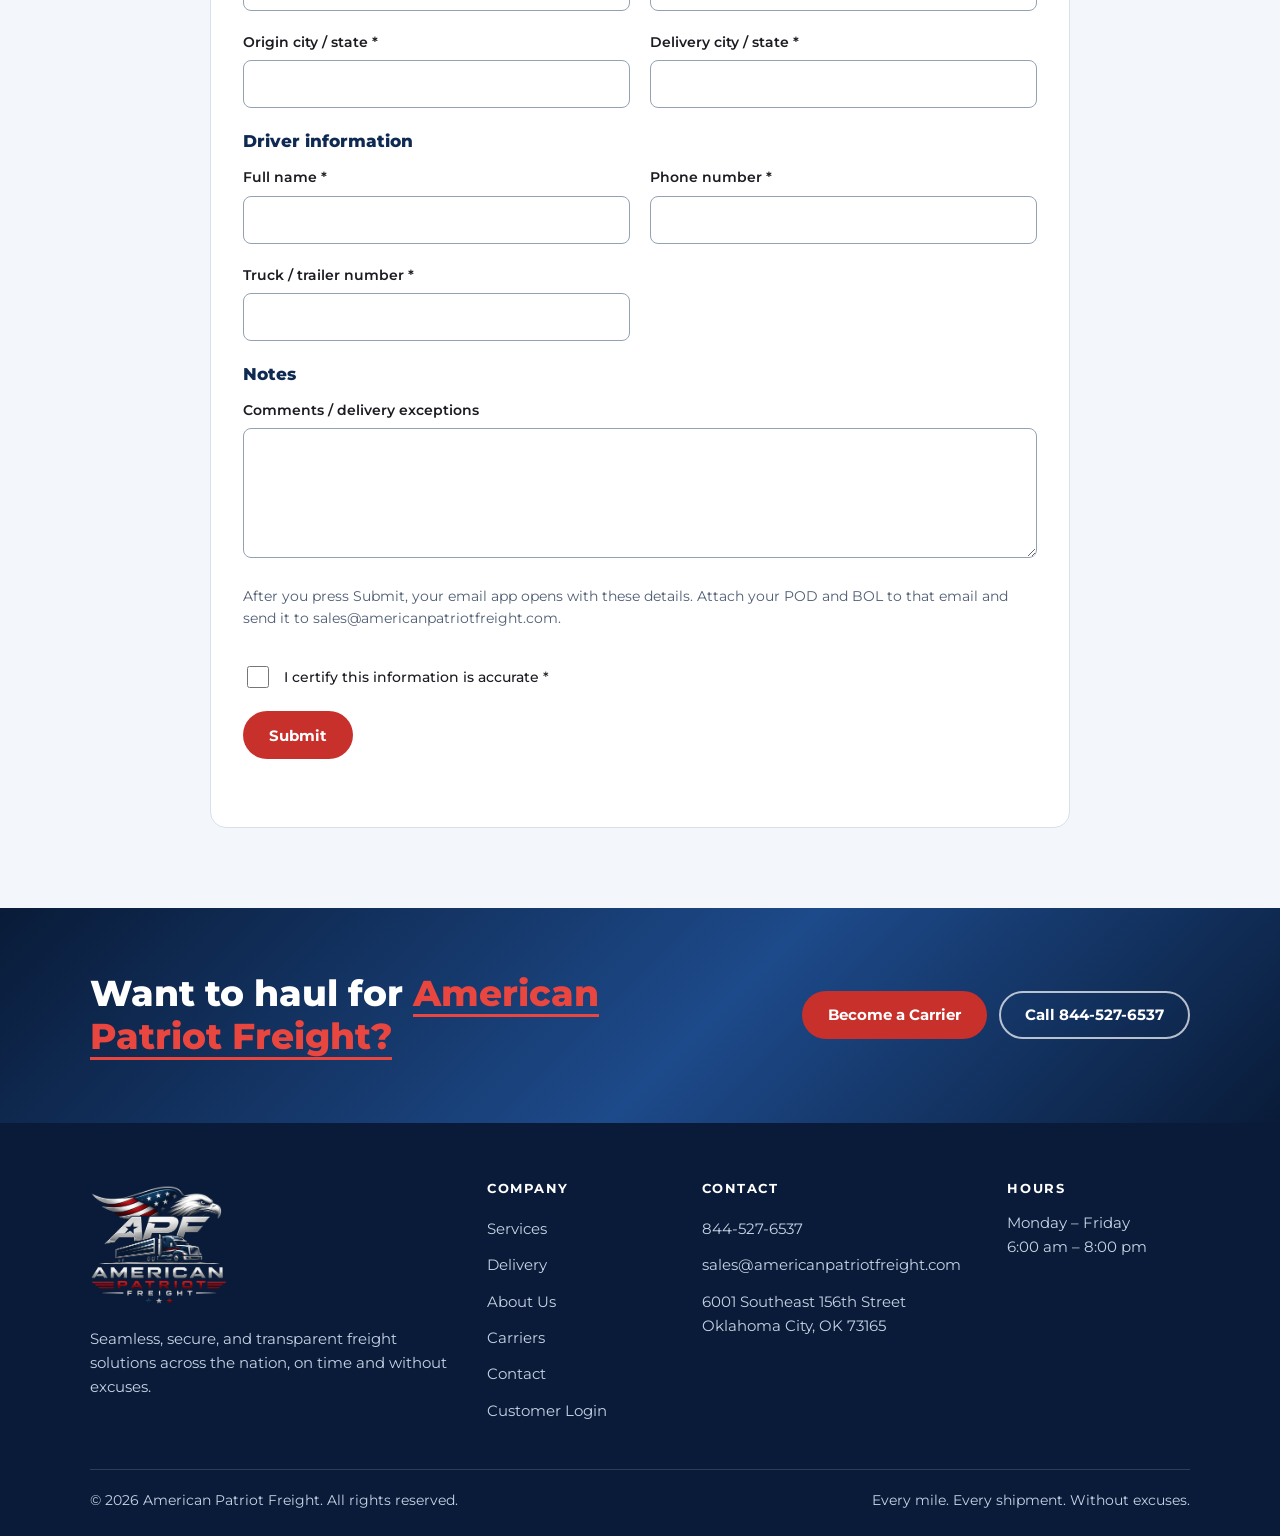
<file: carriers.html>
<!doctype html>
<html lang="en">
<head>
<meta charset="utf-8">
<meta name="viewport" content="width=device-width, initial-scale=1">
<title>Carriers: Submit POD | American Patriot Freight</title>
<meta name="description" content="Carriers: submit your Proof of Delivery and Bill of Lading to American Patriot Freight.">
<link rel="icon" href="assets/brand/favicon-1751.png" type="image/png">
<link rel="preconnect" href="https://fonts.googleapis.com">
<link href="https://fonts.googleapis.com/css2?family=Montserrat:wght@400;500;600;700;800&display=swap" rel="stylesheet">
<link rel="stylesheet" href="assets/style.css">
</head>
<body>

<div class="utility">
  <div class="wrap">
    <div class="u-group">
      <a href="tel:8445276537"><svg viewBox="0 0 24 24" fill="none" stroke="currentColor" stroke-width="2" stroke-linecap="round" stroke-linejoin="round" aria-hidden="true"><path d="M22 16.9v3a2 2 0 0 1-2.2 2 19.8 19.8 0 0 1-8.6-3.1 19.5 19.5 0 0 1-6-6A19.8 19.8 0 0 1 2.1 4.2 2 2 0 0 1 4.1 2h3a2 2 0 0 1 2 1.7c.1.9.4 1.8.7 2.7a2 2 0 0 1-.5 2.1L8 9.8a16 16 0 0 0 6 6l1.3-1.3a2 2 0 0 1 2.1-.4c.9.3 1.8.6 2.7.7a2 2 0 0 1 1.7 2z"/></svg>844-527-6537</a>
      <a class="u-hide-sm" href="mailto:sales@americanpatriotfreight.com"><svg viewBox="0 0 24 24" fill="none" stroke="currentColor" stroke-width="2" stroke-linecap="round" stroke-linejoin="round" aria-hidden="true"><path d="M4 4h16v16H4z"/><path d="M4 6l8 7 8-7"/></svg>sales@americanpatriotfreight.com</a>
    </div>
    <div class="u-group">
      <a href="carriers.html">Submit POD</a>
      <a href="portal/index.html"><svg viewBox="0 0 24 24" fill="none" stroke="currentColor" stroke-width="2" stroke-linecap="round" stroke-linejoin="round" aria-hidden="true"><rect x="4" y="11" width="16" height="10" rx="2"/><path d="M8 11V7a4 4 0 0 1 8 0v4"/></svg>Customer Login</a>
    </div>
  </div>
</div>
<header class="site-header">
  <div class="wrap">
    <a class="brand" href="index.html"><img src="assets/brand/logo-1751-mark.png" alt="American Patriot Freight" width="98" height="56"></a>
    <button class="menu-btn" aria-label="Open menu" aria-expanded="false" aria-controls="site-nav"><svg width="22" height="22" viewBox="0 0 24 24" fill="none" stroke="currentColor" stroke-width="2" stroke-linecap="round" aria-hidden="true"><path d="M4 7h16M4 12h16M4 17h16"/></svg></button>
    <nav id="site-nav" class="nav" aria-label="Main">
      <a href="index.html">Home</a>
      <a href="services.html">Services</a>
      <a href="delivery.html">Delivery</a>
      <a href="about.html">About Us</a>
      <a href="carriers.html" aria-current="page">Carriers</a>
      <a href="contact.html">Contact</a>
      <a class="btn btn-red" href="contact.html">Request a Quote</a>
    </nav>
  </div>
</header>

<main>
<section class="page-hero">
  <div class="wrap">
    <div class="crumbs"><a href="index.html">Home</a> / Carriers</div>
    <h1>Submit Your POD &amp; <span class="accent">Delivery Documents</span></h1>
    <p class="lead">For carriers hauling American Patriot Freight loads. Send your Proof of Delivery and Bill of Lading so we can process your load.</p>
  </div>
</section>

<section class="block">
  <div class="wrap">
    <div class="section-head"><h2>How to <span class="accent">submit</span></h2></div>
    <div class="grid-4">
      <div><div class="step-num">1</div><p>Enter your carrier information in the form below.</p></div>
      <div><div class="step-num">2</div><p>Enter your Rate Confirmation Number.</p></div>
      <div><div class="step-num">3</div><p>Attach a clear, legible Proof of Delivery that includes the receiver's signature and delivery date, plus the Bill of Lading.</p></div>
      <div><div class="step-num">4</div><p>Add any delivery exception notes in the same submission.</p></div>
    </div>
  </div>
</section>

<section class="block alt">
  <div class="wrap" style="max-width:900px">
    <form class="form" data-mailto="sales@americanpatriotfreight.com" data-subject="POD submission" data-done="Your email app should open with the load details filled in. Attach your POD and BOL to that email before sending.">
      <fieldset>
        <legend>Carrier information</legend>
        <div class="row">
          <div><label for="c-company">Carrier company name *</label><input id="c-company" name="carrier" data-label="Carrier" required></div>
          <div><label for="c-mc">MC / DOT number *</label><input id="c-mc" name="mc" data-label="MC/DOT" required></div>
        </div>
        <div class="row">
          <div><label for="c-contact">Contact person *</label><input id="c-contact" name="contact" data-label="Contact" required></div>
          <div><label for="c-email">Email *</label><input id="c-email" name="email" data-label="Email" type="email" required></div>
        </div>
        <div class="row">
          <div><label for="c-phone">Phone number *</label><input id="c-phone" name="phone" data-label="Phone" type="tel" required></div>
          <div></div>
        </div>
      </fieldset>

      <fieldset>
        <legend>Shipment information</legend>
        <div class="row">
          <div><label for="s-conf">Rate confirmation number *</label><input id="s-conf" name="ratecon" data-label="Rate confirmation #" required></div>
          <div></div>
        </div>
        <div class="row">
          <div><label for="s-pick">Pickup date &amp; time *</label><input id="s-pick" name="pickup" data-label="Pickup" type="datetime-local" required></div>
          <div><label for="s-del">Delivery date &amp; time *</label><input id="s-del" name="delivery" data-label="Delivery" type="datetime-local" required></div>
        </div>
        <div class="row">
          <div><label for="s-origin">Origin city / state *</label><input id="s-origin" name="origin" data-label="Origin" required></div>
          <div><label for="s-dest">Delivery city / state *</label><input id="s-dest" name="destination" data-label="Destination" required></div>
        </div>
      </fieldset>

      <fieldset>
        <legend>Driver information</legend>
        <div class="row">
          <div><label for="d-name">Full name *</label><input id="d-name" name="driver" data-label="Driver" required></div>
          <div><label for="d-phone">Phone number *</label><input id="d-phone" name="driverphone" data-label="Driver phone" type="tel" required></div>
        </div>
        <div class="row">
          <div><label for="d-truck">Truck / trailer number *</label><input id="d-truck" name="truck" data-label="Truck/trailer #" required></div>
          <div></div>
        </div>
      </fieldset>

      <fieldset>
        <legend>Notes</legend>
        <div><label for="u-notes">Comments / delivery exceptions</label><textarea id="u-notes" name="notes" data-label="Notes"></textarea></div>
        <p class="note">After you press Submit, your email app opens with these details. Attach your POD and BOL to that email and send it to sales@americanpatriotfreight.com.</p>
      </fieldset>

      <div class="check">
        <input id="u-cert" type="checkbox" required>
        <label for="u-cert">I certify this information is accurate *</label>
      </div>
      <div><button class="btn btn-red" type="submit">Submit</button></div>
      <p class="form-status" role="status"></p>
    </form>
  </div>
</section>

<section class="cta">
  <div class="wrap">
    <h2>Want to haul for <span class="accent">American Patriot Freight?</span></h2>
    <div class="btn-row">
      <a class="btn btn-red" href="contact.html">Become a Carrier</a>
      <a class="btn btn-light" href="tel:8445276537">Call 844-527-6537</a>
    </div>
  </div>
</section>
</main>

<footer class="site-footer">
  <div class="wrap">
    <div class="foot-grid">
      <div>
        <a class="brand" href="index.html"><img src="assets/brand/logo-1751.png" alt="American Patriot Freight" width="138" height="120"></a>
        <p style="margin-top:16px">Seamless, secure, and transparent freight solutions across the nation, on time and without excuses.</p>
      </div>
      <div>
        <h4>Company</h4>
        <a href="services.html">Services</a>
        <a href="delivery.html">Delivery</a>
        <a href="about.html">About Us</a>
        <a href="carriers.html">Carriers</a>
        <a href="contact.html">Contact</a>
        <a href="portal/index.html">Customer Login</a>
      </div>
      <div>
        <h4>Contact</h4>
        <a href="tel:8445276537">844-527-6537</a>
        <a href="mailto:sales@americanpatriotfreight.com">sales@americanpatriotfreight.com</a>
        <p style="padding:6px 0;margin:0">6001 Southeast 156th Street<br>Oklahoma City, OK 73165</p>
      </div>
      <div>
        <h4>Hours</h4>
        <p>Monday – Friday<br>6:00 am – 8:00 pm</p>
      </div>
    </div>
    <div class="legal">
      <div>© <span id="year">2026</span> American Patriot Freight. All rights reserved.</div>
      <div>Every mile. Every shipment. Without excuses.</div>
    </div>
  </div>
</footer>
<script src="assets/site.js"></script>
</body>
</html>
</file>
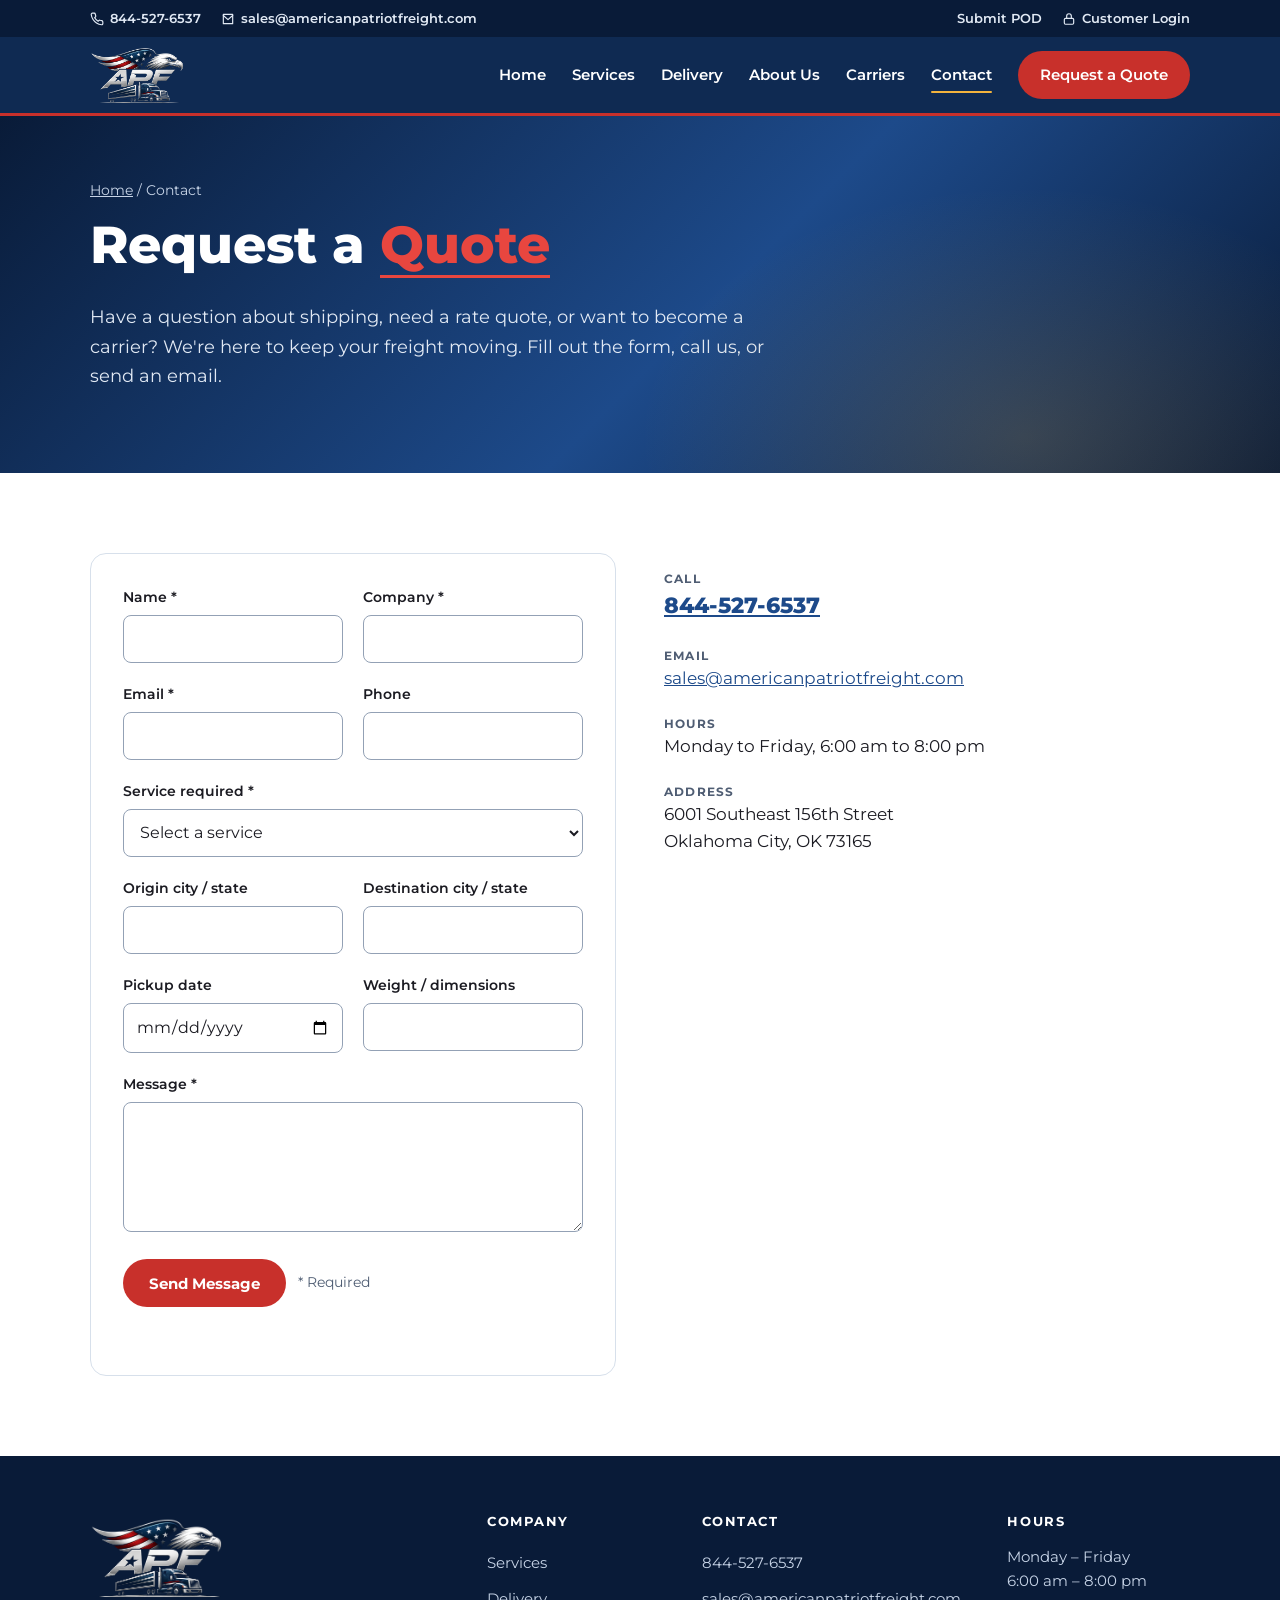
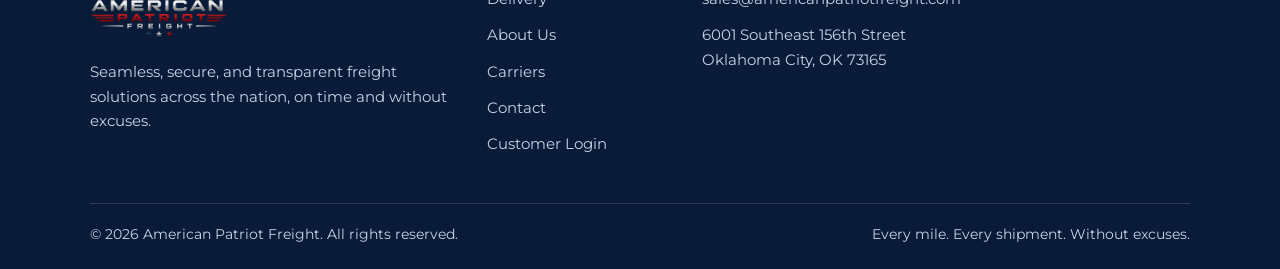
<file: contact.html>
<!doctype html>
<html lang="en">
<head>
<meta charset="utf-8">
<meta name="viewport" content="width=device-width, initial-scale=1">
<title>Request a Quote | American Patriot Freight</title>
<meta name="description" content="Request a freight quote from American Patriot Freight. Call 844-527-6537 or email sales@americanpatriotfreight.com.">
<link rel="icon" href="assets/brand/favicon-1751.png" type="image/png">
<link rel="preconnect" href="https://fonts.googleapis.com">
<link href="https://fonts.googleapis.com/css2?family=Montserrat:wght@400;500;600;700;800&display=swap" rel="stylesheet">
<link rel="stylesheet" href="assets/style.css">
</head>
<body>

<div class="utility">
  <div class="wrap">
    <div class="u-group">
      <a href="tel:8445276537"><svg viewBox="0 0 24 24" fill="none" stroke="currentColor" stroke-width="2" stroke-linecap="round" stroke-linejoin="round" aria-hidden="true"><path d="M22 16.9v3a2 2 0 0 1-2.2 2 19.8 19.8 0 0 1-8.6-3.1 19.5 19.5 0 0 1-6-6A19.8 19.8 0 0 1 2.1 4.2 2 2 0 0 1 4.1 2h3a2 2 0 0 1 2 1.7c.1.9.4 1.8.7 2.7a2 2 0 0 1-.5 2.1L8 9.8a16 16 0 0 0 6 6l1.3-1.3a2 2 0 0 1 2.1-.4c.9.3 1.8.6 2.7.7a2 2 0 0 1 1.7 2z"/></svg>844-527-6537</a>
      <a class="u-hide-sm" href="mailto:sales@americanpatriotfreight.com"><svg viewBox="0 0 24 24" fill="none" stroke="currentColor" stroke-width="2" stroke-linecap="round" stroke-linejoin="round" aria-hidden="true"><path d="M4 4h16v16H4z"/><path d="M4 6l8 7 8-7"/></svg>sales@americanpatriotfreight.com</a>
    </div>
    <div class="u-group">
      <a href="carriers.html">Submit POD</a>
      <a href="portal/index.html"><svg viewBox="0 0 24 24" fill="none" stroke="currentColor" stroke-width="2" stroke-linecap="round" stroke-linejoin="round" aria-hidden="true"><rect x="4" y="11" width="16" height="10" rx="2"/><path d="M8 11V7a4 4 0 0 1 8 0v4"/></svg>Customer Login</a>
    </div>
  </div>
</div>
<header class="site-header">
  <div class="wrap">
    <a class="brand" href="index.html"><img src="assets/brand/logo-1751-mark.png" alt="American Patriot Freight" width="98" height="56"></a>
    <button class="menu-btn" aria-label="Open menu" aria-expanded="false" aria-controls="site-nav"><svg width="22" height="22" viewBox="0 0 24 24" fill="none" stroke="currentColor" stroke-width="2" stroke-linecap="round" aria-hidden="true"><path d="M4 7h16M4 12h16M4 17h16"/></svg></button>
    <nav id="site-nav" class="nav" aria-label="Main">
      <a href="index.html">Home</a>
      <a href="services.html">Services</a>
      <a href="delivery.html">Delivery</a>
      <a href="about.html">About Us</a>
      <a href="carriers.html">Carriers</a>
      <a href="contact.html" aria-current="page">Contact</a>
      <a class="btn btn-red" href="contact.html">Request a Quote</a>
    </nav>
  </div>
</header>

<main>
<section class="page-hero">
  <div class="wrap">
    <div class="crumbs"><a href="index.html">Home</a> / Contact</div>
    <h1>Request a <span class="accent">Quote</span></h1>
    <p class="lead">Have a question about shipping, need a rate quote, or want to become a carrier? We're here to keep your freight moving. Fill out the form, call us, or send an email.</p>
  </div>
</section>

<section class="block">
  <div class="wrap split" style="align-items:start">
    <form class="form" data-mailto="sales@americanpatriotfreight.com" data-subject="Quote request from website">
      <div class="row">
        <div><label for="q-name">Name *</label><input id="q-name" name="name" data-label="Name" autocomplete="name" required></div>
        <div><label for="q-company">Company *</label><input id="q-company" name="company" data-label="Company" autocomplete="organization" required></div>
      </div>
      <div class="row">
        <div><label for="q-email">Email *</label><input id="q-email" name="email" data-label="Email" type="email" autocomplete="email" required></div>
        <div><label for="q-phone">Phone</label><input id="q-phone" name="phone" data-label="Phone" type="tel" autocomplete="tel"></div>
      </div>
      <div>
        <label for="q-service">Service required *</label>
        <select id="q-service" name="service" data-label="Service" required>
          <option value="">Select a service</option>
          <option>Truckload: FTL / LTL / PTL</option>
          <option>Specialized &amp; Heavy Haul</option>
          <option>Hazmat / Tanker / Cross Border / Intermodal / High Value</option>
          <option>Become a carrier</option>
          <option>Other</option>
        </select>
      </div>
      <div class="row">
        <div><label for="q-origin">Origin city / state</label><input id="q-origin" name="origin" data-label="Origin"></div>
        <div><label for="q-dest">Destination city / state</label><input id="q-dest" name="destination" data-label="Destination"></div>
      </div>
      <div class="row">
        <div><label for="q-date">Pickup date</label><input id="q-date" name="pickup" data-label="Pickup date" type="date"></div>
        <div><label for="q-weight">Weight / dimensions</label><input id="q-weight" name="weight" data-label="Weight / dimensions"></div>
      </div>
      <div><label for="q-msg">Message *</label><textarea id="q-msg" name="message" data-label="Message" required></textarea></div>
      <div class="btn-row" style="align-items:center">
        <button class="btn btn-red" type="submit">Send Message</button>
        <span class="note">* Required</span>
      </div>
      <p class="form-status" role="status"></p>
    </form>

    <aside>
      <dl class="contact-list">
        <div><dt>Call</dt><dd><a href="tel:8445276537" style="font-size:1.4rem;font-weight:800">844-527-6537</a></dd></div>
        <div><dt>Email</dt><dd><a href="mailto:sales@americanpatriotfreight.com">sales@americanpatriotfreight.com</a></dd></div>
        <div><dt>Hours</dt><dd>Monday to Friday, 6:00 am to 8:00 pm</dd></div>
        <div><dt>Address</dt><dd>6001 Southeast 156th Street<br>Oklahoma City, OK 73165</dd></div>
      </dl>
      <iframe class="map" style="margin-top:24px" title="Map of American Patriot Freight office" loading="lazy" src="https://maps.google.com/maps?q=6001%20SE%20156th%20St%2C%20Oklahoma%20City%2C%20OK%2073165&output=embed"></iframe>
    </aside>
  </div>
</section>
</main>

<footer class="site-footer">
  <div class="wrap">
    <div class="foot-grid">
      <div>
        <a class="brand" href="index.html"><img src="assets/brand/logo-1751.png" alt="American Patriot Freight" width="138" height="120"></a>
        <p style="margin-top:16px">Seamless, secure, and transparent freight solutions across the nation, on time and without excuses.</p>
      </div>
      <div>
        <h4>Company</h4>
        <a href="services.html">Services</a>
        <a href="delivery.html">Delivery</a>
        <a href="about.html">About Us</a>
        <a href="carriers.html">Carriers</a>
        <a href="contact.html">Contact</a>
        <a href="portal/index.html">Customer Login</a>
      </div>
      <div>
        <h4>Contact</h4>
        <a href="tel:8445276537">844-527-6537</a>
        <a href="mailto:sales@americanpatriotfreight.com">sales@americanpatriotfreight.com</a>
        <p style="padding:6px 0;margin:0">6001 Southeast 156th Street<br>Oklahoma City, OK 73165</p>
      </div>
      <div>
        <h4>Hours</h4>
        <p>Monday – Friday<br>6:00 am – 8:00 pm</p>
      </div>
    </div>
    <div class="legal">
      <div>© <span id="year">2026</span> American Patriot Freight. All rights reserved.</div>
      <div>Every mile. Every shipment. Without excuses.</div>
    </div>
  </div>
</footer>
<script src="assets/site.js"></script>
</body>
</html>
</file>
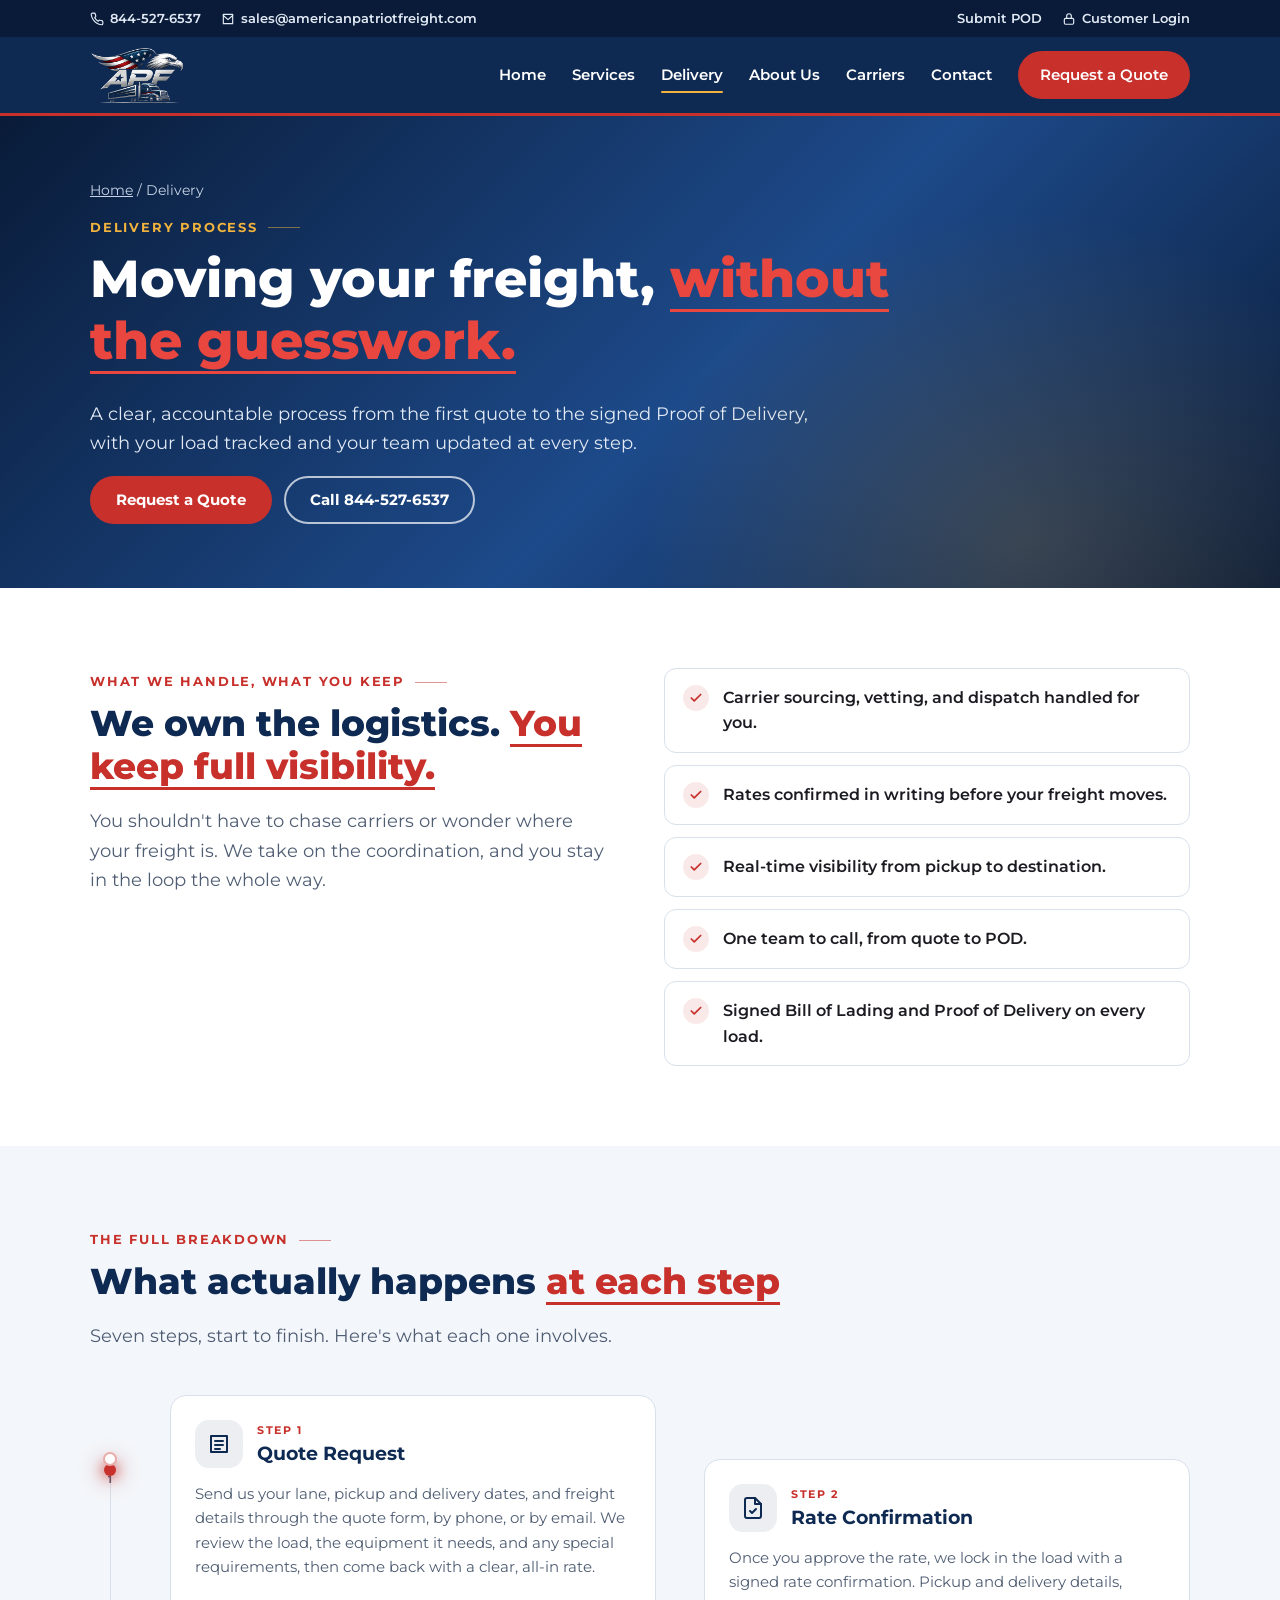
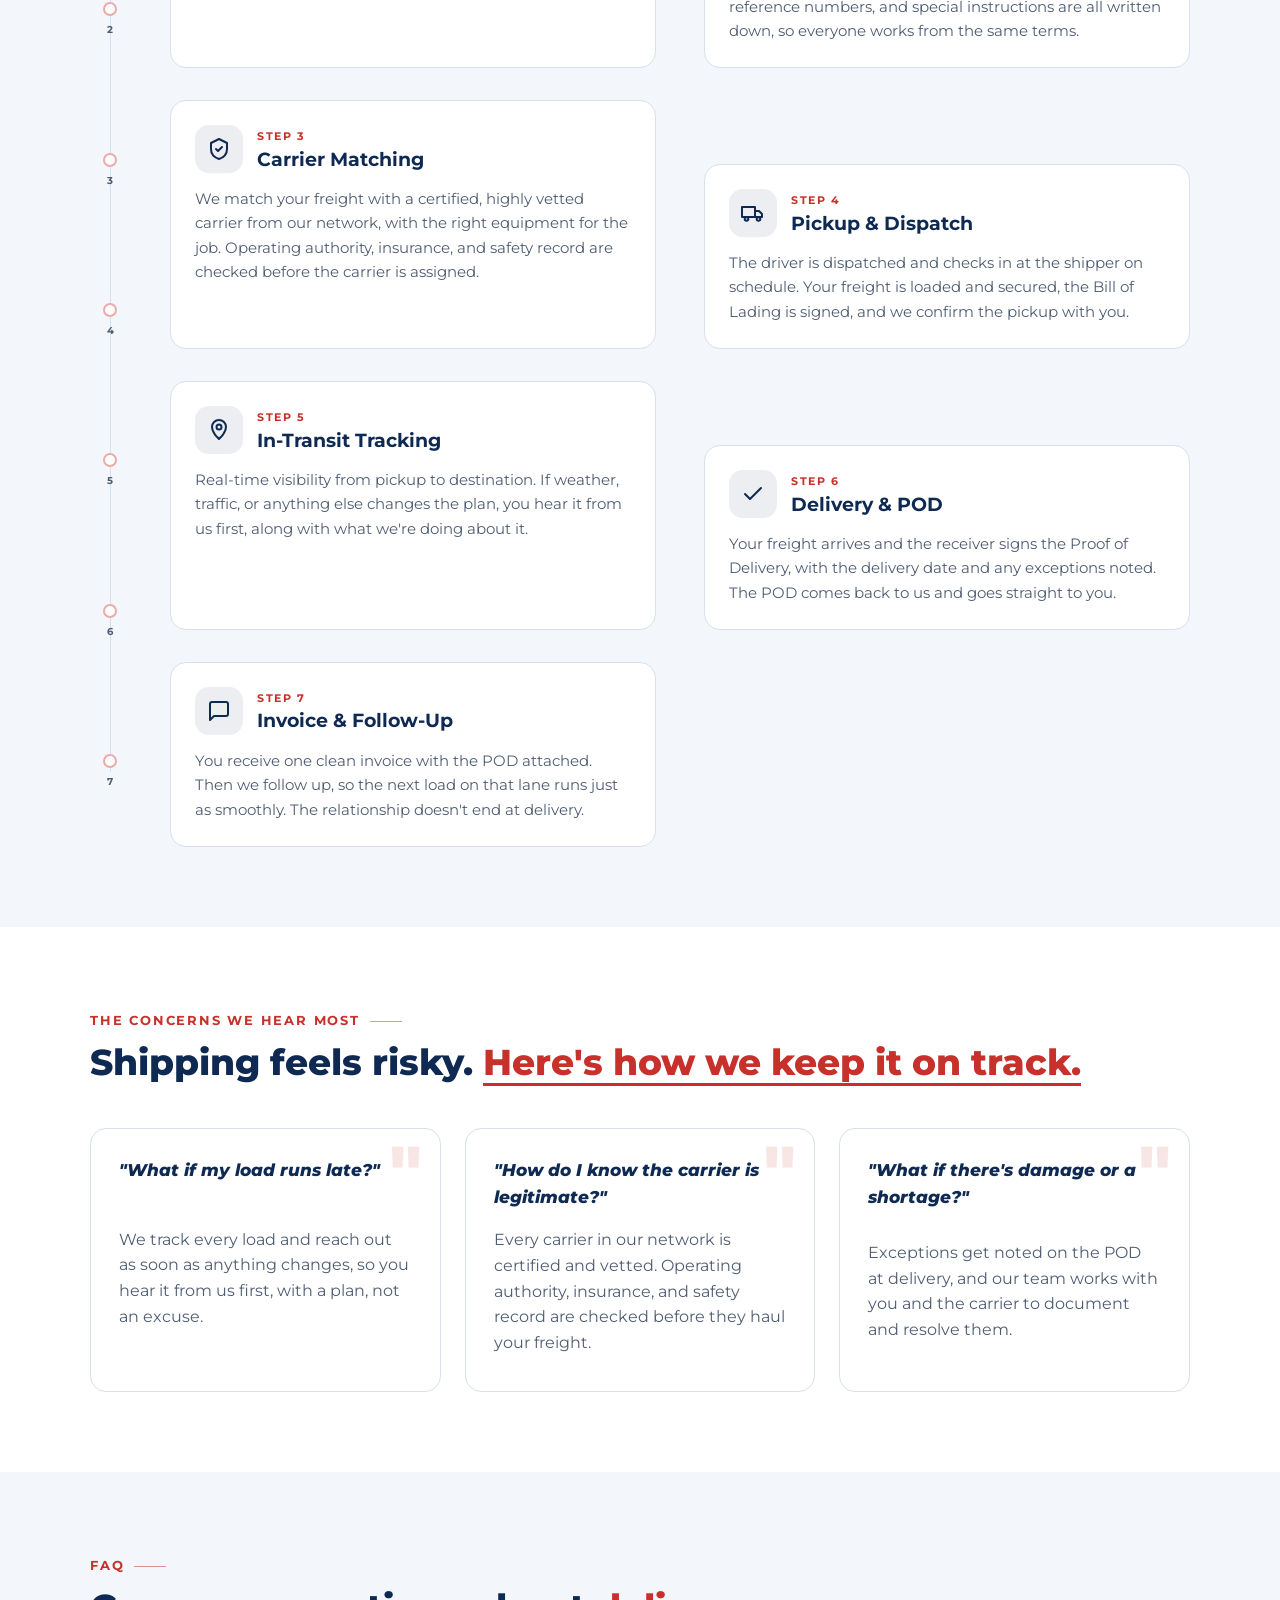
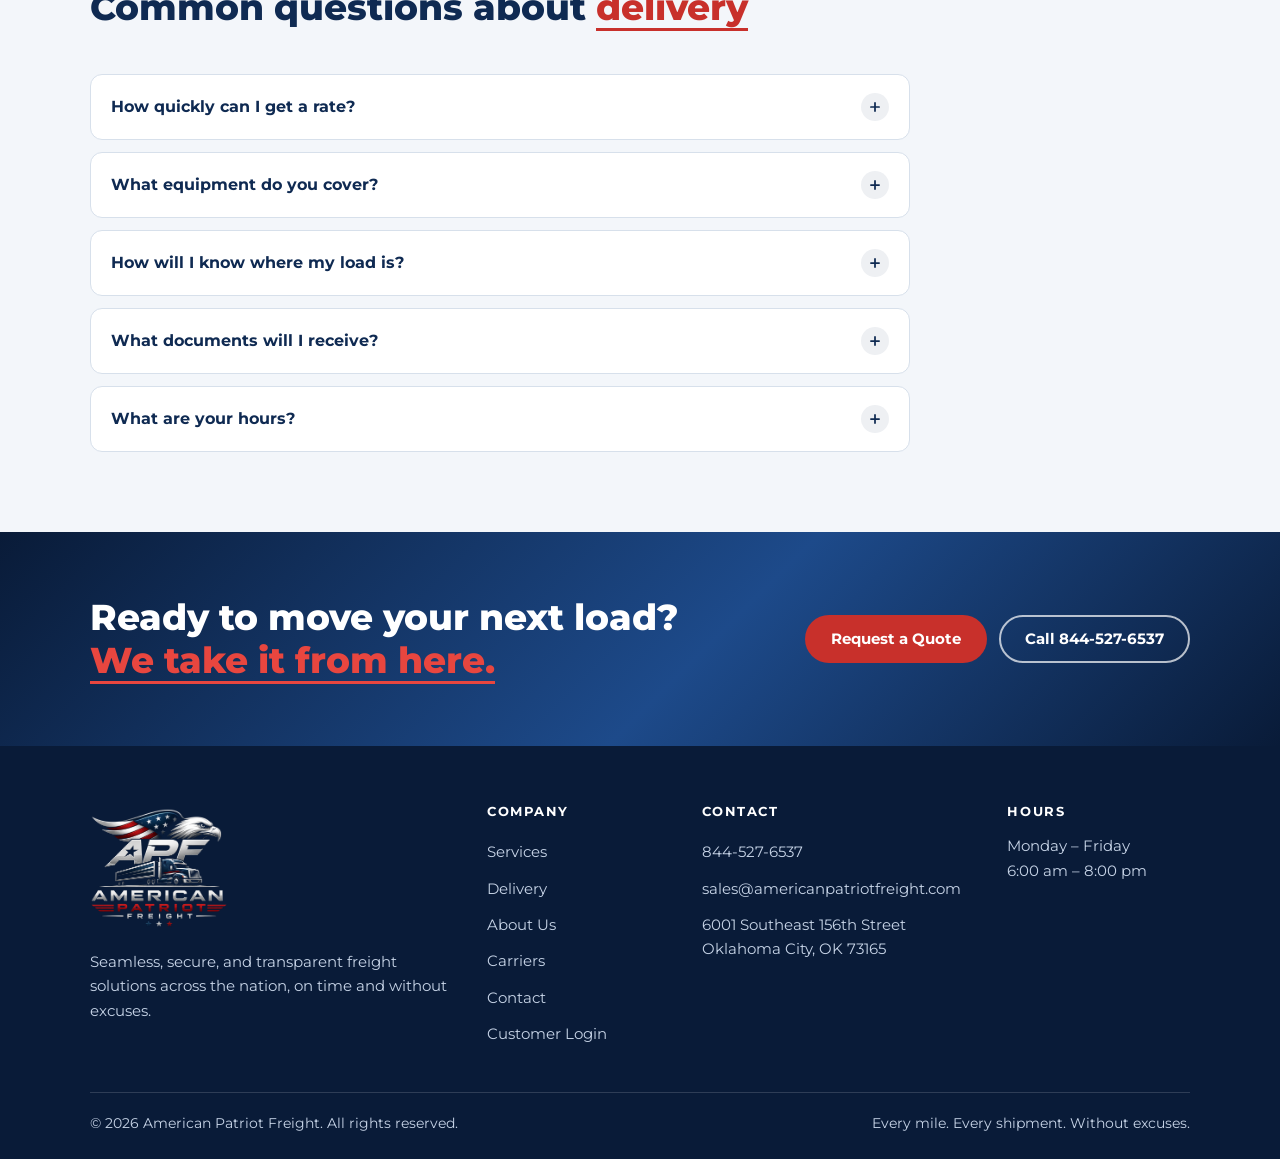
<file: delivery.html>
<!doctype html>
<html lang="en">
<head>
<meta charset="utf-8">
<meta name="viewport" content="width=device-width, initial-scale=1">
<title>Delivery Process | American Patriot Freight</title>
<meta name="description" content="How American Patriot Freight moves your load, step by step: quote, rate confirmation, carrier matching, pickup, tracking, delivery with signed POD, and invoicing.">
<link rel="icon" href="assets/brand/favicon-1751.png" type="image/png">
<link rel="preconnect" href="https://fonts.googleapis.com">
<link href="https://fonts.googleapis.com/css2?family=Montserrat:wght@400;500;600;700;800&display=swap" rel="stylesheet">
<link rel="stylesheet" href="assets/style.css">
</head>
<body>

<div class="utility">
  <div class="wrap">
    <div class="u-group">
      <a href="tel:8445276537"><svg viewBox="0 0 24 24" fill="none" stroke="currentColor" stroke-width="2" stroke-linecap="round" stroke-linejoin="round" aria-hidden="true"><path d="M22 16.9v3a2 2 0 0 1-2.2 2 19.8 19.8 0 0 1-8.6-3.1 19.5 19.5 0 0 1-6-6A19.8 19.8 0 0 1 2.1 4.2 2 2 0 0 1 4.1 2h3a2 2 0 0 1 2 1.7c.1.9.4 1.8.7 2.7a2 2 0 0 1-.5 2.1L8 9.8a16 16 0 0 0 6 6l1.3-1.3a2 2 0 0 1 2.1-.4c.9.3 1.8.6 2.7.7a2 2 0 0 1 1.7 2z"/></svg>844-527-6537</a>
      <a class="u-hide-sm" href="mailto:sales@americanpatriotfreight.com"><svg viewBox="0 0 24 24" fill="none" stroke="currentColor" stroke-width="2" stroke-linecap="round" stroke-linejoin="round" aria-hidden="true"><path d="M4 4h16v16H4z"/><path d="M4 6l8 7 8-7"/></svg>sales@americanpatriotfreight.com</a>
    </div>
    <div class="u-group">
      <a href="carriers.html">Submit POD</a>
      <a href="portal/index.html"><svg viewBox="0 0 24 24" fill="none" stroke="currentColor" stroke-width="2" stroke-linecap="round" stroke-linejoin="round" aria-hidden="true"><rect x="4" y="11" width="16" height="10" rx="2"/><path d="M8 11V7a4 4 0 0 1 8 0v4"/></svg>Customer Login</a>
    </div>
  </div>
</div>
<header class="site-header">
  <div class="wrap">
    <a class="brand" href="index.html"><img src="assets/brand/logo-1751-mark.png" alt="American Patriot Freight" width="98" height="56"></a>
    <button class="menu-btn" aria-label="Open menu" aria-expanded="false" aria-controls="site-nav"><svg width="22" height="22" viewBox="0 0 24 24" fill="none" stroke="currentColor" stroke-width="2" stroke-linecap="round" aria-hidden="true"><path d="M4 7h16M4 12h16M4 17h16"/></svg></button>
    <nav id="site-nav" class="nav" aria-label="Main">
      <a href="index.html">Home</a>
      <a href="services.html">Services</a>
      <a href="delivery.html" aria-current="page">Delivery</a>
      <a href="about.html">About Us</a>
      <a href="carriers.html">Carriers</a>
      <a href="contact.html">Contact</a>
      <a class="btn btn-red" href="contact.html">Request a Quote</a>
    </nav>
  </div>
</header>

<main>
<section class="page-hero">
  <div class="wrap">
    <div class="crumbs"><a href="index.html">Home</a> / Delivery</div>
    <div class="eyebrow">Delivery process</div>
    <h1>Moving your freight, <span class="accent">without the guesswork.</span></h1>
    <p class="lead">A clear, accountable process from the first quote to the signed Proof of Delivery, with your load tracked and your team updated at every step.</p>
    <div class="btn-row">
      <a class="btn btn-red" href="contact.html">Request a Quote</a>
      <a class="btn btn-light" href="tel:8445276537">Call 844-527-6537</a>
    </div>
  </div>
</section>

<section class="block">
  <div class="wrap split" style="align-items:start">
    <div class="section-head" style="margin-bottom:0">
      <div class="eyebrow">What we handle, what you keep</div>
      <h2>We own the logistics. <span class="accent">You keep full visibility.</span></h2>
      <p class="lead">You shouldn't have to chase carriers or wonder where your freight is. We take on the coordination, and you stay in the loop the whole way.</p>
    </div>
    <ul class="checks">
      <li><span class="ck"><svg viewBox="0 0 24 24" fill="none" stroke="currentColor" stroke-width="3" stroke-linecap="round" stroke-linejoin="round" aria-hidden="true"><path d="M20 6L9 17l-5-5"/></svg></span>Carrier sourcing, vetting, and dispatch handled for you.</li>
      <li><span class="ck"><svg viewBox="0 0 24 24" fill="none" stroke="currentColor" stroke-width="3" stroke-linecap="round" stroke-linejoin="round" aria-hidden="true"><path d="M20 6L9 17l-5-5"/></svg></span>Rates confirmed in writing before your freight moves.</li>
      <li><span class="ck"><svg viewBox="0 0 24 24" fill="none" stroke="currentColor" stroke-width="3" stroke-linecap="round" stroke-linejoin="round" aria-hidden="true"><path d="M20 6L9 17l-5-5"/></svg></span>Real-time visibility from pickup to destination.</li>
      <li><span class="ck"><svg viewBox="0 0 24 24" fill="none" stroke="currentColor" stroke-width="3" stroke-linecap="round" stroke-linejoin="round" aria-hidden="true"><path d="M20 6L9 17l-5-5"/></svg></span>One team to call, from quote to POD.</li>
      <li><span class="ck"><svg viewBox="0 0 24 24" fill="none" stroke="currentColor" stroke-width="3" stroke-linecap="round" stroke-linejoin="round" aria-hidden="true"><path d="M20 6L9 17l-5-5"/></svg></span>Signed Bill of Lading and Proof of Delivery on every load.</li>
    </ul>
  </div>
</section>

<section class="block alt">
  <div class="wrap">
    <div class="section-head">
      <div class="eyebrow">The full breakdown</div>
      <h2>What actually happens <span class="accent">at each step</span></h2>
      <p class="lead">Seven steps, start to finish. Here's what each one involves.</p>
    </div>
    <div class="breakdown">
      <div class="rail" aria-hidden="true">
        <div class="rail-line"></div>
        <span class="light-v"></span>
        <div class="rail-dots">
          <div><span></span><b>1</b></div><div><span></span><b>2</b></div><div><span></span><b>3</b></div><div><span></span><b>4</b></div><div><span></span><b>5</b></div><div><span></span><b>6</b></div><div><span></span><b>7</b></div>
        </div>
      </div>
      <div class="dgrid">
        <article class="dcard">
          <div class="head"><span class="icon"><svg viewBox="0 0 24 24" fill="none" stroke="currentColor" stroke-width="2" stroke-linecap="round" stroke-linejoin="round" aria-hidden="true"><path d="M4 4h16v16H4zM8 9h8M8 13h8M8 17h5"/></svg></span><div><p class="kicker">Step 1</p><h3>Quote Request</h3></div></div>
          <p>Send us your lane, pickup and delivery dates, and freight details through the quote form, by phone, or by email. We review the load, the equipment it needs, and any special requirements, then come back with a clear, all-in rate.</p>
        </article>
        <article class="dcard">
          <div class="head"><span class="icon"><svg viewBox="0 0 24 24" fill="none" stroke="currentColor" stroke-width="2" stroke-linecap="round" stroke-linejoin="round" aria-hidden="true"><path d="M14 2H6a2 2 0 0 0-2 2v16a2 2 0 0 0 2 2h12a2 2 0 0 0 2-2V8z"/><path d="M14 2v6h6M9 15l2 2 4-4"/></svg></span><div><p class="kicker">Step 2</p><h3>Rate Confirmation</h3></div></div>
          <p>Once you approve the rate, we lock in the load with a signed rate confirmation. Pickup and delivery details, reference numbers, and special instructions are all written down, so everyone works from the same terms.</p>
        </article>
        <article class="dcard">
          <div class="head"><span class="icon"><svg viewBox="0 0 24 24" fill="none" stroke="currentColor" stroke-width="2" stroke-linecap="round" stroke-linejoin="round" aria-hidden="true"><path d="M12 2l8 4v6c0 5-3.5 8.5-8 10-4.5-1.5-8-5-8-10V6z"/><path d="M9 12l2 2 4-4"/></svg></span><div><p class="kicker">Step 3</p><h3>Carrier Matching</h3></div></div>
          <p>We match your freight with a certified, highly vetted carrier from our network, with the right equipment for the job. Operating authority, insurance, and safety record are checked before the carrier is assigned.</p>
        </article>
        <article class="dcard">
          <div class="head"><span class="icon"><svg viewBox="0 0 24 24" fill="none" stroke="currentColor" stroke-width="2" stroke-linecap="round" stroke-linejoin="round" aria-hidden="true"><path d="M1 6h13v10H1zM14 10h4l3 3v3h-7"/><circle cx="5.5" cy="18" r="1.8"/><circle cx="17.5" cy="18" r="1.8"/></svg></span><div><p class="kicker">Step 4</p><h3>Pickup &amp; Dispatch</h3></div></div>
          <p>The driver is dispatched and checks in at the shipper on schedule. Your freight is loaded and secured, the Bill of Lading is signed, and we confirm the pickup with you.</p>
        </article>
        <article class="dcard">
          <div class="head"><span class="icon"><svg viewBox="0 0 24 24" fill="none" stroke="currentColor" stroke-width="2" stroke-linecap="round" stroke-linejoin="round" aria-hidden="true"><path d="M12 21s-7-6.5-7-12a7 7 0 0 1 14 0c0 5.5-7 12-7 12z"/><circle cx="12" cy="9" r="2.5"/></svg></span><div><p class="kicker">Step 5</p><h3>In-Transit Tracking</h3></div></div>
          <p>Real-time visibility from pickup to destination. If weather, traffic, or anything else changes the plan, you hear it from us first, along with what we're doing about it.</p>
        </article>
        <article class="dcard">
          <div class="head"><span class="icon"><svg viewBox="0 0 24 24" fill="none" stroke="currentColor" stroke-width="2" stroke-linecap="round" stroke-linejoin="round" aria-hidden="true"><path d="M20 6L9 17l-5-5"/></svg></span><div><p class="kicker">Step 6</p><h3>Delivery &amp; POD</h3></div></div>
          <p>Your freight arrives and the receiver signs the Proof of Delivery, with the delivery date and any exceptions noted. The POD comes back to us and goes straight to you.</p>
        </article>
        <article class="dcard">
          <div class="head"><span class="icon"><svg viewBox="0 0 24 24" fill="none" stroke="currentColor" stroke-width="2" stroke-linecap="round" stroke-linejoin="round" aria-hidden="true"><path d="M21 15a2 2 0 0 1-2 2H7l-4 4V5a2 2 0 0 1 2-2h14a2 2 0 0 1 2 2z"/></svg></span><div><p class="kicker">Step 7</p><h3>Invoice &amp; Follow-Up</h3></div></div>
          <p>You receive one clean invoice with the POD attached. Then we follow up, so the next load on that lane runs just as smoothly. The relationship doesn't end at delivery.</p>
        </article>
      </div>
    </div>
  </div>
</section>

<section class="block">
  <div class="wrap">
    <div class="section-head">
      <div class="eyebrow">The concerns we hear most</div>
      <h2>Shipping feels risky. <span class="accent">Here's how we keep it on track.</span></h2>
    </div>
    <div class="grid-3">
      <div class="card quote-card">
        <span class="mark" aria-hidden="true">"</span>
        <p class="q">"What if my load runs late?"</p>
        <p>We track every load and reach out as soon as anything changes, so you hear it from us first, with a plan, not an excuse.</p>
      </div>
      <div class="card quote-card">
        <span class="mark" aria-hidden="true">"</span>
        <p class="q">"How do I know the carrier is legitimate?"</p>
        <p>Every carrier in our network is certified and vetted. Operating authority, insurance, and safety record are checked before they haul your freight.</p>
      </div>
      <div class="card quote-card">
        <span class="mark" aria-hidden="true">"</span>
        <p class="q">"What if there's damage or a shortage?"</p>
        <p>Exceptions get noted on the POD at delivery, and our team works with you and the carrier to document and resolve them.</p>
      </div>
    </div>
  </div>
</section>

<section class="block alt">
  <div class="wrap">
    <div class="section-head">
      <div class="eyebrow">FAQ</div>
      <h2>Common questions about <span class="accent">delivery</span></h2>
    </div>
    <div class="faq">
      <details>
        <summary>How quickly can I get a rate?<span class="plus" aria-hidden="true"><svg viewBox="0 0 24 24" fill="none" stroke="currentColor" stroke-width="3" stroke-linecap="round"><path d="M12 5v14M5 12h14"/></svg></span></summary>
        <div class="ans"><p>Send the lane, dates, and freight details and we'll come back with a rate as quickly as we can. Specialized, oversize, and hazmat loads can take a little longer while we confirm equipment and requirements.</p></div>
      </details>
      <details>
        <summary>What equipment do you cover?<span class="plus" aria-hidden="true"><svg viewBox="0 0 24 24" fill="none" stroke="currentColor" stroke-width="3" stroke-linecap="round"><path d="M12 5v14M5 12h14"/></svg></span></summary>
        <div class="ans"><p>Full truckload, LTL, and partial loads, plus flatbed, step deck, Conestoga, hotshot, lowboy, RGN, heavy haul, power only, hazmat, tanker, intermodal, cross-border, and high-value freight. See <a href="services.html">Services</a> for details.</p></div>
      </details>
      <details>
        <summary>How will I know where my load is?<span class="plus" aria-hidden="true"><svg viewBox="0 0 24 24" fill="none" stroke="currentColor" stroke-width="3" stroke-linecap="round"><path d="M12 5v14M5 12h14"/></svg></span></summary>
        <div class="ans"><p>We keep you updated at pickup, in transit, and at delivery by phone or email, and frequent customers can follow their loads in our <a href="portal/index.html">customer portal</a>.</p></div>
      </details>
      <details>
        <summary>What documents will I receive?<span class="plus" aria-hidden="true"><svg viewBox="0 0 24 24" fill="none" stroke="currentColor" stroke-width="3" stroke-linecap="round"><path d="M12 5v14M5 12h14"/></svg></span></summary>
        <div class="ans"><p>A rate confirmation before the load moves, the signed Bill of Lading from pickup, the signed Proof of Delivery, and an invoice with the POD attached.</p></div>
      </details>
      <details>
        <summary>What are your hours?<span class="plus" aria-hidden="true"><svg viewBox="0 0 24 24" fill="none" stroke="currentColor" stroke-width="3" stroke-linecap="round"><path d="M12 5v14M5 12h14"/></svg></span></summary>
        <div class="ans"><p>Our office is open Monday to Friday, 6:00 am to 8:00 pm. For a load already on the road, call <a href="tel:8445276537">844-527-6537</a>.</p></div>
      </details>
    </div>
  </div>
</section>

<section class="cta bg-navy-gradient dark">
  <div class="wrap">
    <h2>Ready to move your next load? <span class="accent">We take it from here.</span></h2>
    <div class="btn-row">
      <a class="btn btn-red" href="contact.html">Request a Quote</a>
      <a class="btn btn-light" href="tel:8445276537">Call 844-527-6537</a>
    </div>
  </div>
</section>
</main>

<footer class="site-footer">
  <div class="wrap">
    <div class="foot-grid">
      <div>
        <a class="brand" href="index.html"><img src="assets/brand/logo-1751.png" alt="American Patriot Freight" width="138" height="120"></a>
        <p style="margin-top:16px">Seamless, secure, and transparent freight solutions across the nation, on time and without excuses.</p>
      </div>
      <div>
        <h4>Company</h4>
        <a href="services.html">Services</a>
        <a href="delivery.html">Delivery</a>
        <a href="about.html">About Us</a>
        <a href="carriers.html">Carriers</a>
        <a href="contact.html">Contact</a>
        <a href="portal/index.html">Customer Login</a>
      </div>
      <div>
        <h4>Contact</h4>
        <a href="tel:8445276537">844-527-6537</a>
        <a href="mailto:sales@americanpatriotfreight.com">sales@americanpatriotfreight.com</a>
        <p style="padding:6px 0;margin:0">6001 Southeast 156th Street<br>Oklahoma City, OK 73165</p>
      </div>
      <div>
        <h4>Hours</h4>
        <p>Monday – Friday<br>6:00 am – 8:00 pm</p>
      </div>
    </div>
    <div class="legal">
      <div>© <span id="year">2026</span> American Patriot Freight. All rights reserved.</div>
      <div>Every mile. Every shipment. Without excuses.</div>
    </div>
  </div>
</footer>
<script src="assets/site.js"></script>
</body>
</html>
</file>
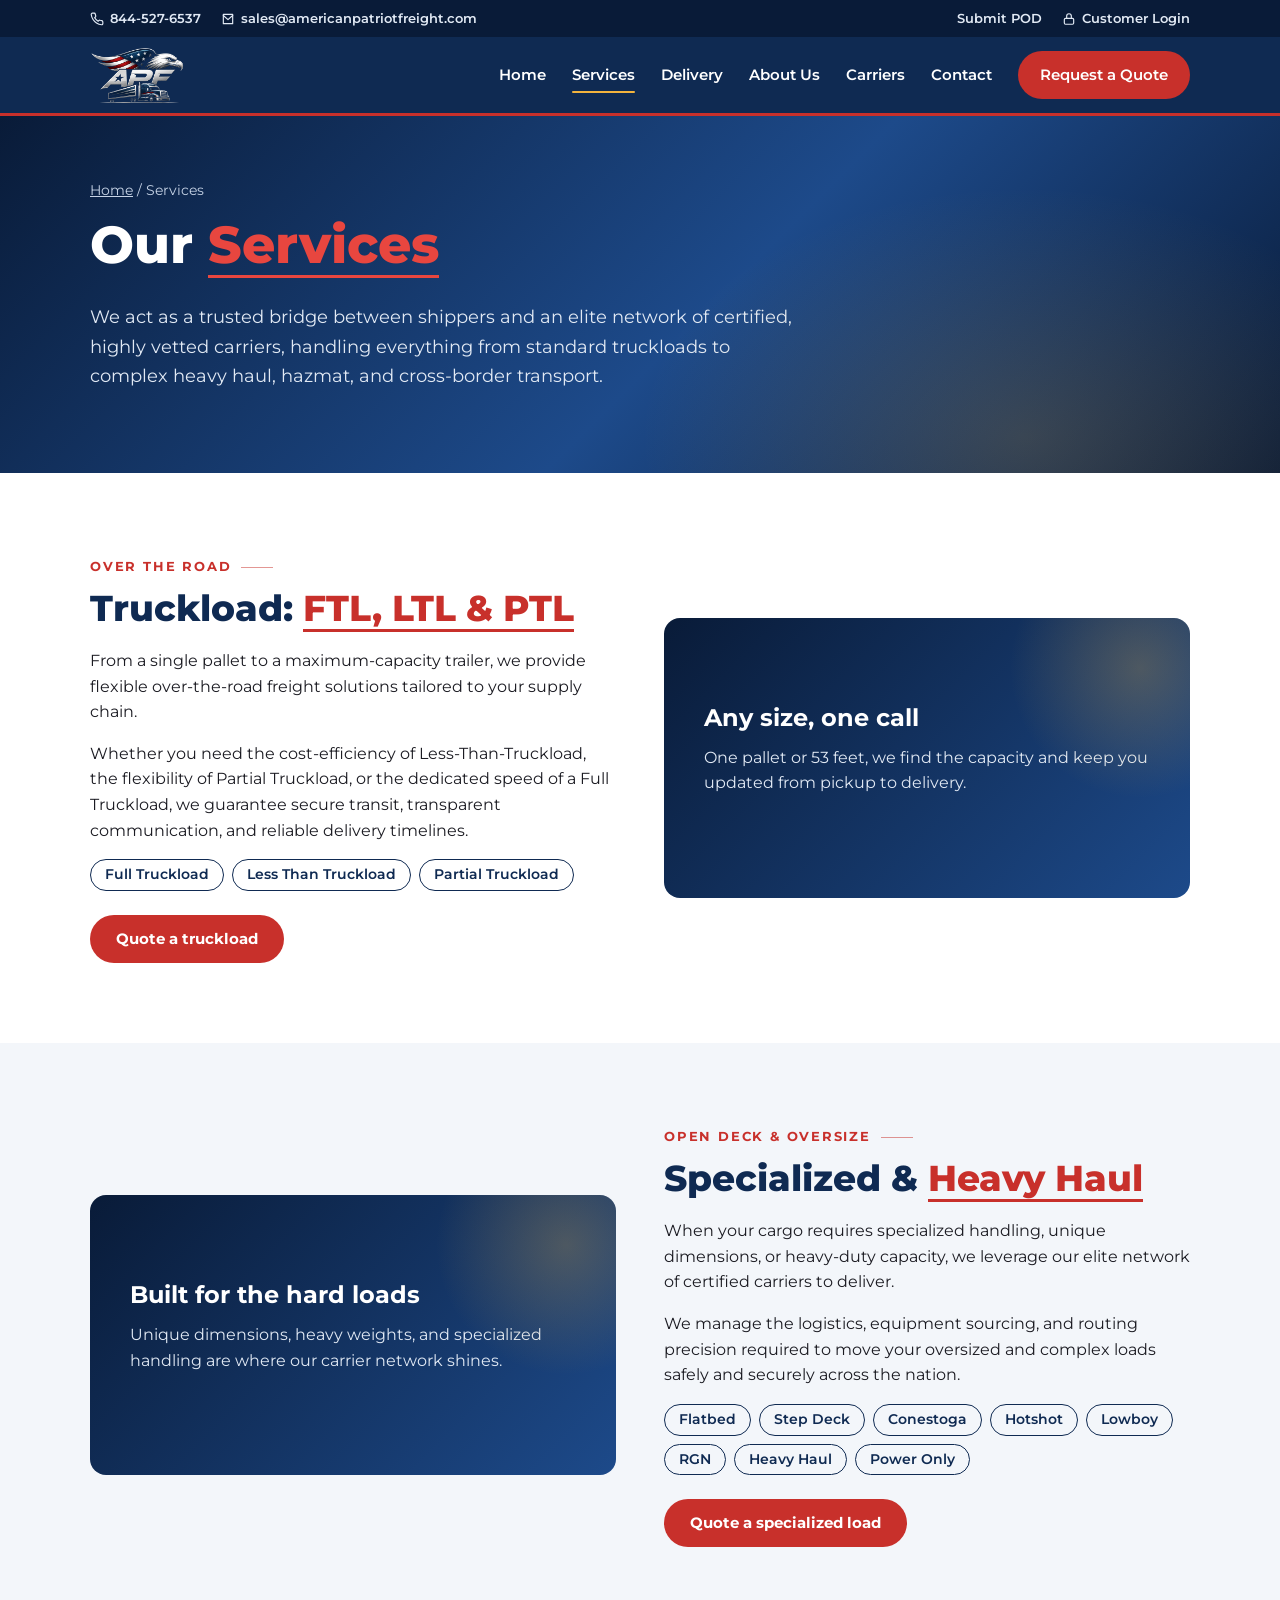
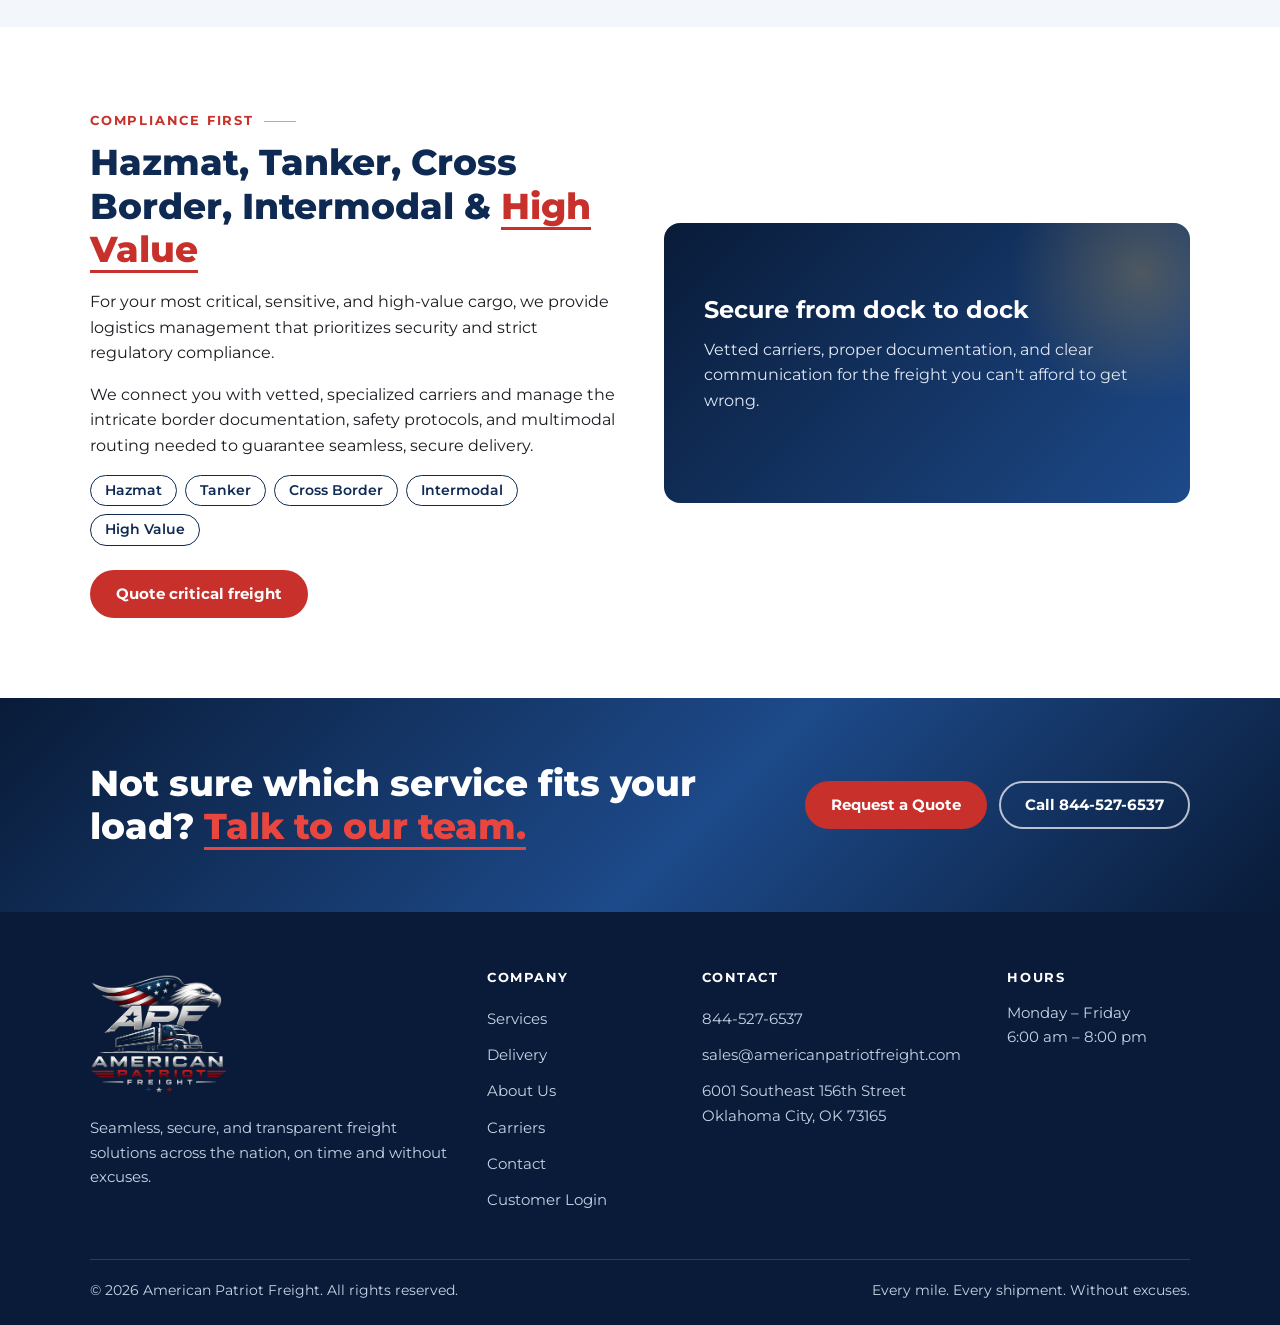
<file: services.html>
<!doctype html>
<html lang="en">
<head>
<meta charset="utf-8">
<meta name="viewport" content="width=device-width, initial-scale=1">
<title>Services | American Patriot Freight</title>
<meta name="description" content="FTL, LTL, PTL, flatbed, step deck, Conestoga, hotshot, lowboy, RGN, heavy haul, power only, hazmat, tanker, cross-border, intermodal and high-value freight brokerage.">
<link rel="icon" href="assets/brand/favicon-1751.png" type="image/png">
<link rel="preconnect" href="https://fonts.googleapis.com">
<link href="https://fonts.googleapis.com/css2?family=Montserrat:wght@400;500;600;700;800&display=swap" rel="stylesheet">
<link rel="stylesheet" href="assets/style.css">
</head>
<body>

<div class="utility">
  <div class="wrap">
    <div class="u-group">
      <a href="tel:8445276537"><svg viewBox="0 0 24 24" fill="none" stroke="currentColor" stroke-width="2" stroke-linecap="round" stroke-linejoin="round" aria-hidden="true"><path d="M22 16.9v3a2 2 0 0 1-2.2 2 19.8 19.8 0 0 1-8.6-3.1 19.5 19.5 0 0 1-6-6A19.8 19.8 0 0 1 2.1 4.2 2 2 0 0 1 4.1 2h3a2 2 0 0 1 2 1.7c.1.9.4 1.8.7 2.7a2 2 0 0 1-.5 2.1L8 9.8a16 16 0 0 0 6 6l1.3-1.3a2 2 0 0 1 2.1-.4c.9.3 1.8.6 2.7.7a2 2 0 0 1 1.7 2z"/></svg>844-527-6537</a>
      <a class="u-hide-sm" href="mailto:sales@americanpatriotfreight.com"><svg viewBox="0 0 24 24" fill="none" stroke="currentColor" stroke-width="2" stroke-linecap="round" stroke-linejoin="round" aria-hidden="true"><path d="M4 4h16v16H4z"/><path d="M4 6l8 7 8-7"/></svg>sales@americanpatriotfreight.com</a>
    </div>
    <div class="u-group">
      <a href="carriers.html">Submit POD</a>
      <a href="portal/index.html"><svg viewBox="0 0 24 24" fill="none" stroke="currentColor" stroke-width="2" stroke-linecap="round" stroke-linejoin="round" aria-hidden="true"><rect x="4" y="11" width="16" height="10" rx="2"/><path d="M8 11V7a4 4 0 0 1 8 0v4"/></svg>Customer Login</a>
    </div>
  </div>
</div>
<header class="site-header">
  <div class="wrap">
    <a class="brand" href="index.html"><img src="assets/brand/logo-1751-mark.png" alt="American Patriot Freight" width="98" height="56"></a>
    <button class="menu-btn" aria-label="Open menu" aria-expanded="false" aria-controls="site-nav"><svg width="22" height="22" viewBox="0 0 24 24" fill="none" stroke="currentColor" stroke-width="2" stroke-linecap="round" aria-hidden="true"><path d="M4 7h16M4 12h16M4 17h16"/></svg></button>
    <nav id="site-nav" class="nav" aria-label="Main">
      <a href="index.html">Home</a>
      <a href="services.html" aria-current="page">Services</a>
      <a href="delivery.html">Delivery</a>
      <a href="about.html">About Us</a>
      <a href="carriers.html">Carriers</a>
      <a href="contact.html">Contact</a>
      <a class="btn btn-red" href="contact.html">Request a Quote</a>
    </nav>
  </div>
</header>

<main>
<section class="page-hero">
  <div class="wrap">
    <div class="crumbs"><a href="index.html">Home</a> / Services</div>
    <h1>Our <span class="accent">Services</span></h1>
    <p class="lead">We act as a trusted bridge between shippers and an elite network of certified, highly vetted carriers, handling everything from standard truckloads to complex heavy haul, hazmat, and cross-border transport.</p>
  </div>
</section>

<section class="block" id="truckload">
  <div class="wrap split">
    <div>
      <div class="eyebrow">Over the road</div>
      <h2>Truckload: <span class="accent">FTL, LTL &amp; PTL</span></h2>
      <p>From a single pallet to a maximum-capacity trailer, we provide flexible over-the-road freight solutions tailored to your supply chain.</p>
      <p>Whether you need the cost-efficiency of Less-Than-Truckload, the flexibility of Partial Truckload, or the dedicated speed of a Full Truckload, we guarantee secure transit, transparent communication, and reliable delivery timelines.</p>
      <ul class="tag-list"><li>Full Truckload</li><li>Less Than Truckload</li><li>Partial Truckload</li></ul>
      <a class="btn btn-red" href="contact.html">Quote a truckload</a>
    </div>
    <div class="panel">
      <h3>Any size, one call</h3>
      <p>One pallet or 53 feet, we find the capacity and keep you updated from pickup to delivery.</p>
    </div>
  </div>
</section>

<section class="block alt" id="specialized">
  <div class="wrap split">
    <div class="panel">
      <h3>Built for the hard loads</h3>
      <p>Unique dimensions, heavy weights, and specialized handling are where our carrier network shines.</p>
    </div>
    <div>
      <div class="eyebrow">Open deck &amp; oversize</div>
      <h2>Specialized &amp; <span class="accent">Heavy Haul</span></h2>
      <p>When your cargo requires specialized handling, unique dimensions, or heavy-duty capacity, we leverage our elite network of certified carriers to deliver.</p>
      <p>We manage the logistics, equipment sourcing, and routing precision required to move your oversized and complex loads safely and securely across the nation.</p>
      <ul class="tag-list"><li>Flatbed</li><li>Step Deck</li><li>Conestoga</li><li>Hotshot</li><li>Lowboy</li><li>RGN</li><li>Heavy Haul</li><li>Power Only</li></ul>
      <a class="btn btn-red" href="contact.html">Quote a specialized load</a>
    </div>
  </div>
</section>

<section class="block" id="critical">
  <div class="wrap split">
    <div>
      <div class="eyebrow">Compliance first</div>
      <h2>Hazmat, Tanker, Cross Border, Intermodal &amp; <span class="accent">High Value</span></h2>
      <p>For your most critical, sensitive, and high-value cargo, we provide logistics management that prioritizes security and strict regulatory compliance.</p>
      <p>We connect you with vetted, specialized carriers and manage the intricate border documentation, safety protocols, and multimodal routing needed to guarantee seamless, secure delivery.</p>
      <ul class="tag-list"><li>Hazmat</li><li>Tanker</li><li>Cross Border</li><li>Intermodal</li><li>High Value</li></ul>
      <a class="btn btn-red" href="contact.html">Quote critical freight</a>
    </div>
    <div class="panel">
      <h3>Secure from dock to dock</h3>
      <p>Vetted carriers, proper documentation, and clear communication for the freight you can't afford to get wrong.</p>
    </div>
  </div>
</section>

<section class="cta">
  <div class="wrap">
    <h2>Not sure which service fits your load? <span class="accent">Talk to our team.</span></h2>
    <div class="btn-row">
      <a class="btn btn-red" href="contact.html">Request a Quote</a>
      <a class="btn btn-light" href="tel:8445276537">Call 844-527-6537</a>
    </div>
  </div>
</section>
</main>

<footer class="site-footer">
  <div class="wrap">
    <div class="foot-grid">
      <div>
        <a class="brand" href="index.html"><img src="assets/brand/logo-1751.png" alt="American Patriot Freight" width="138" height="120"></a>
        <p style="margin-top:16px">Seamless, secure, and transparent freight solutions across the nation, on time and without excuses.</p>
      </div>
      <div>
        <h4>Company</h4>
        <a href="services.html">Services</a>
        <a href="delivery.html">Delivery</a>
        <a href="about.html">About Us</a>
        <a href="carriers.html">Carriers</a>
        <a href="contact.html">Contact</a>
        <a href="portal/index.html">Customer Login</a>
      </div>
      <div>
        <h4>Contact</h4>
        <a href="tel:8445276537">844-527-6537</a>
        <a href="mailto:sales@americanpatriotfreight.com">sales@americanpatriotfreight.com</a>
        <p style="padding:6px 0;margin:0">6001 Southeast 156th Street<br>Oklahoma City, OK 73165</p>
      </div>
      <div>
        <h4>Hours</h4>
        <p>Monday – Friday<br>6:00 am – 8:00 pm</p>
      </div>
    </div>
    <div class="legal">
      <div>© <span id="year">2026</span> American Patriot Freight. All rights reserved.</div>
      <div>Every mile. Every shipment. Without excuses.</div>
    </div>
  </div>
</footer>
<script src="assets/site.js"></script>
</body>
</html>
</file>
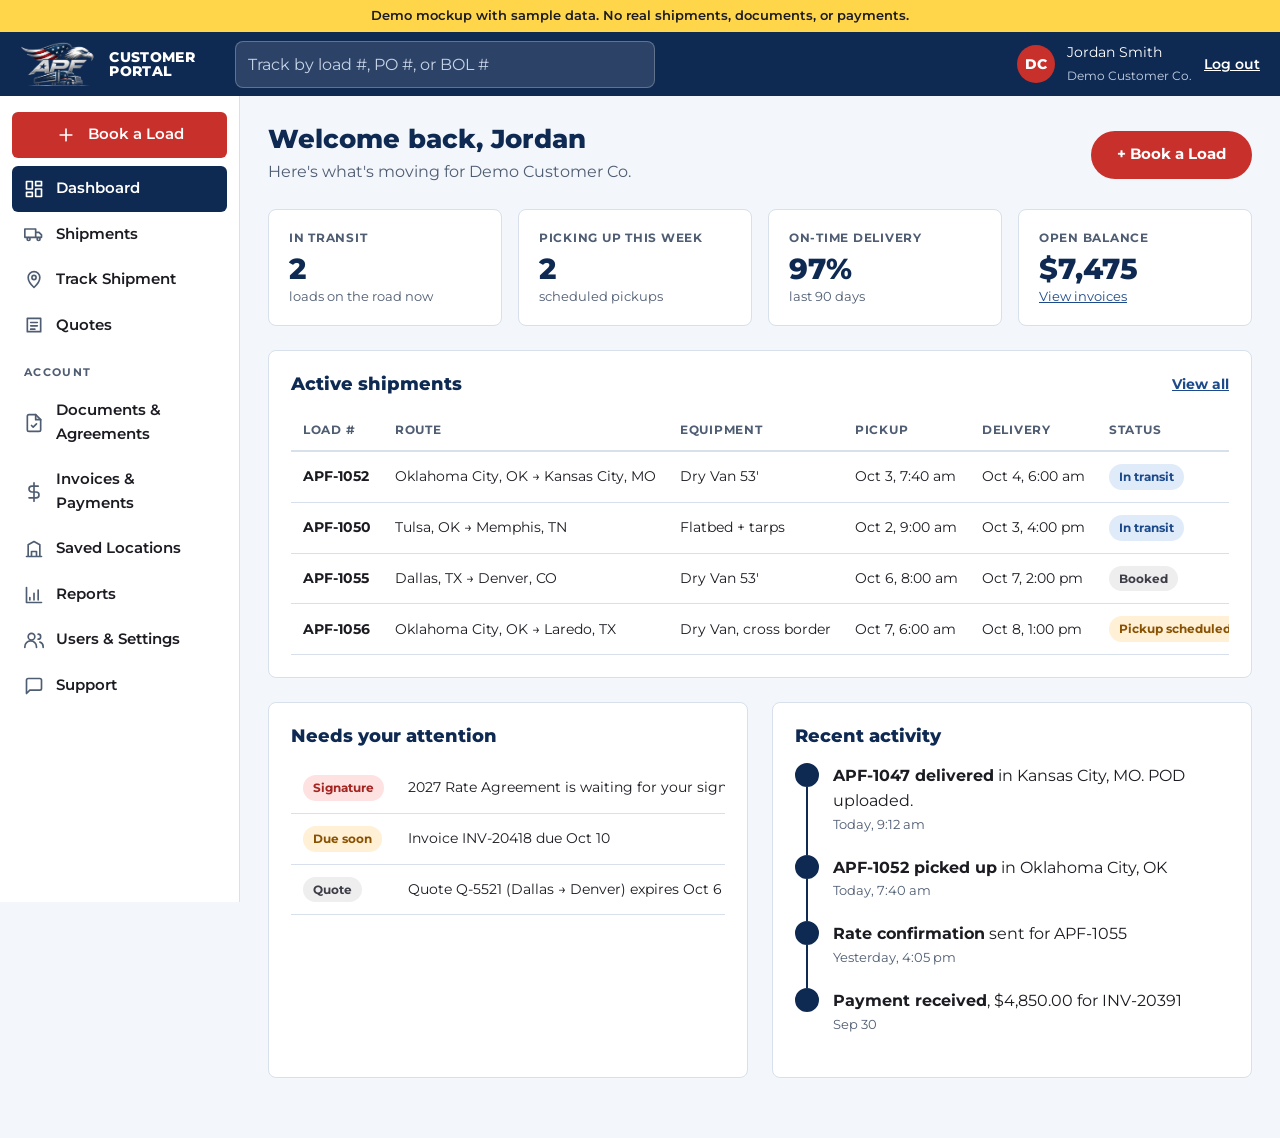
<file: portal/dashboard.html>
<!doctype html>
<html lang="en">
<head>
<meta charset="utf-8">
<meta name="viewport" content="width=device-width, initial-scale=1">
<title>Customer Portal | American Patriot Freight</title>
<meta name="robots" content="noindex">
<link rel="icon" href="../assets/brand/favicon-1751.png" type="image/png">
<link rel="preconnect" href="https://fonts.googleapis.com">
<link href="https://fonts.googleapis.com/css2?family=Montserrat:wght@400;500;600;700;800&display=swap" rel="stylesheet">
<link rel="stylesheet" href="../assets/style.css">
<link rel="stylesheet" href="portal.css">
</head>
<body>
<div class="demo-bar">Demo mockup with sample data. No real shipments, documents, or payments.</div>

<header class="topbar">
  <button class="side-btn" id="side-btn" aria-label="Open menu" aria-expanded="false"><svg width="22" height="22" viewBox="0 0 24 24" fill="none" stroke="currentColor" stroke-width="2" stroke-linecap="round" aria-hidden="true"><path d="M4 7h16M4 12h16M4 17h16"/></svg></button>
  <a class="brand" href="#dashboard"><img src="../assets/brand/logo-1751-mark.png" alt="American Patriot Freight" width="77" height="44"><span>CUSTOMER<br>PORTAL</span></a>
  <form class="search" onsubmit="event.preventDefault();openTrack(document.getElementById('q').value)">
    <label for="q" class="sr" style="position:absolute;left:-9999px">Track a load</label>
    <input id="q" placeholder="Track by load #, PO #, or BOL #">
  </form>
  <div class="who">
    <div class="avatar" aria-hidden="true">DC</div>
    <span>Jordan Smith<br><small style="color:#c6d3e6">Demo Customer Co.</small></span>
    <a class="logout" href="index.html">Log out</a>
  </div>
</header>

<div class="shell">
<nav class="sidebar" id="sidebar" aria-label="Portal">
  <a class="book" href="#book"><svg viewBox="0 0 24 24" fill="none" stroke="currentColor" stroke-width="2" stroke-linecap="round" aria-hidden="true"><path d="M12 5v14M5 12h14"/></svg>Book a Load</a>
  <a href="#dashboard"><svg viewBox="0 0 24 24" fill="none" stroke="currentColor" stroke-width="2" stroke-linecap="round" stroke-linejoin="round" aria-hidden="true"><path d="M3 3h7v9H3zM14 3h7v5h-7zM14 12h7v9h-7zM3 16h7v5H3z"/></svg>Dashboard</a>
  <a href="#shipments"><svg viewBox="0 0 24 24" fill="none" stroke="currentColor" stroke-width="2" stroke-linecap="round" stroke-linejoin="round" aria-hidden="true"><path d="M1 6h13v10H1zM14 10h4l3 3v3h-7"/><circle cx="5.5" cy="18" r="1.8"/><circle cx="17.5" cy="18" r="1.8"/></svg>Shipments</a>
  <a href="#track"><svg viewBox="0 0 24 24" fill="none" stroke="currentColor" stroke-width="2" stroke-linecap="round" stroke-linejoin="round" aria-hidden="true"><path d="M12 21s-7-6.5-7-12a7 7 0 0 1 14 0c0 5.5-7 12-7 12z"/><circle cx="12" cy="9" r="2.5"/></svg>Track Shipment</a>
  <a href="#quotes"><svg viewBox="0 0 24 24" fill="none" stroke="currentColor" stroke-width="2" stroke-linecap="round" stroke-linejoin="round" aria-hidden="true"><path d="M4 4h16v16H4zM8 9h8M8 13h8M8 17h5"/></svg>Quotes</a>
  <div class="group">Account</div>
  <a href="#documents"><svg viewBox="0 0 24 24" fill="none" stroke="currentColor" stroke-width="2" stroke-linecap="round" stroke-linejoin="round" aria-hidden="true"><path d="M14 2H6a2 2 0 0 0-2 2v16a2 2 0 0 0 2 2h12a2 2 0 0 0 2-2V8z"/><path d="M14 2v6h6M9 15l2 2 4-4"/></svg>Documents &amp; Agreements</a>
  <a href="#invoices"><svg viewBox="0 0 24 24" fill="none" stroke="currentColor" stroke-width="2" stroke-linecap="round" stroke-linejoin="round" aria-hidden="true"><path d="M12 1v22M17 5H9.5a3.5 3.5 0 0 0 0 7h5a3.5 3.5 0 0 1 0 7H6"/></svg>Invoices &amp; Payments</a>
  <a href="#locations"><svg viewBox="0 0 24 24" fill="none" stroke="currentColor" stroke-width="2" stroke-linecap="round" stroke-linejoin="round" aria-hidden="true"><path d="M3 21h18M5 21V7l7-4 7 4v14M9 21v-6h6v6"/></svg>Saved Locations</a>
  <a href="#reports"><svg viewBox="0 0 24 24" fill="none" stroke="currentColor" stroke-width="2" stroke-linecap="round" stroke-linejoin="round" aria-hidden="true"><path d="M3 3v18h18M7 15v3M12 10v8M17 6v12"/></svg>Reports</a>
  <a href="#users"><svg viewBox="0 0 24 24" fill="none" stroke="currentColor" stroke-width="2" stroke-linecap="round" stroke-linejoin="round" aria-hidden="true"><circle cx="9" cy="8" r="4"/><path d="M1 21v-1a7 7 0 0 1 14 0v1M17 11a3 3 0 1 0 0-6M23 21v-1a6 6 0 0 0-4-5.6"/></svg>Users &amp; Settings</a>
  <a href="#support"><svg viewBox="0 0 24 24" fill="none" stroke="currentColor" stroke-width="2" stroke-linecap="round" stroke-linejoin="round" aria-hidden="true"><path d="M21 15a2 2 0 0 1-2 2H7l-4 4V5a2 2 0 0 1 2-2h14a2 2 0 0 1 2 2z"/></svg>Support</a>
</nav>

<main class="main">

<!-- DASHBOARD -->
<section class="view" id="v-dashboard">
  <div class="page-title">
    <div><h1>Welcome back, Jordan</h1><p>Here's what's moving for Demo Customer Co.</p></div>
    <a class="btn btn-red" href="#book">+ Book a Load</a>
  </div>
  <div class="kpis">
    <div class="kpi"><div class="label">In transit</div><div class="value" id="k-transit">0</div><div class="delta">loads on the road now</div></div>
    <div class="kpi"><div class="label">Picking up this week</div><div class="value" id="k-pickup">0</div><div class="delta">scheduled pickups</div></div>
    <div class="kpi"><div class="label">On-time delivery</div><div class="value">97%</div><div class="delta">last 90 days</div></div>
    <div class="kpi"><div class="label">Open balance</div><div class="value" id="k-balance">$0</div><div class="delta"><a href="#invoices">View invoices</a></div></div>
  </div>
  <div class="box">
    <h2>Active shipments <a href="#shipments">View all</a></h2>
    <div class="tbl-wrap"><table><thead><tr><th>Load #</th><th>Route</th><th>Equipment</th><th>Pickup</th><th>Delivery</th><th>Status</th></tr></thead><tbody id="dash-active"></tbody></table></div>
  </div>
  <div class="cols">
    <div class="box">
      <h2>Needs your attention</h2>
      <div class="tbl-wrap"><table><tbody>
        <tr><td><span class="pill p-pending">Signature</span></td><td>2027 Rate Agreement is waiting for your signature</td><td><a href="#documents">Review</a></td></tr>
        <tr><td><span class="pill p-due">Due soon</span></td><td>Invoice INV-20418 due Oct 10</td><td><a href="#invoices">Pay</a></td></tr>
        <tr><td><span class="pill p-booked">Quote</span></td><td>Quote Q-5521 (Dallas → Denver) expires Oct 6</td><td><a href="#quotes">Book</a></td></tr>
      </tbody></table></div>
    </div>
    <div class="box">
      <h2>Recent activity</h2>
      <ul class="timeline" style="margin-top:4px">
        <li class="done"><div class="dot"></div><div><b>APF-1047 delivered</b> in Kansas City, MO. POD uploaded.<div class="when">Today, 9:12 am</div></div></li>
        <li class="done"><div class="dot"></div><div><b>APF-1052 picked up</b> in Oklahoma City, OK<div class="when">Today, 7:40 am</div></div></li>
        <li class="done"><div class="dot"></div><div><b>Rate confirmation</b> sent for APF-1055<div class="when">Yesterday, 4:05 pm</div></div></li>
        <li class="done"><div class="dot"></div><div><b>Payment received</b>, $4,850.00 for INV-20391<div class="when">Sep 30</div></div></li>
      </ul>
    </div>
  </div>
</section>

<!-- BOOK -->
<section class="view" id="v-book">
  <div class="page-title"><div><h1>Book a Load</h1><p>Tell us about your shipment. Your rep confirms the rate and carrier, usually within the hour during business hours.</p></div></div>
  <form id="book-form" onsubmit="event.preventDefault();bookDone()">
    <div class="box">
      <h2>Pickup</h2>
      <div class="row" style="margin-bottom:16px">
        <div><label for="b-ship">Shipper (saved location)</label><select id="b-ship"><option>OKC Distribution Center: Oklahoma City, OK</option><option>Tulsa Plant: Tulsa, OK</option><option>Dallas Yard: Dallas, TX</option><option>+ New address</option></select></div>
        <div><label for="b-pdate">Pickup date</label><input id="b-pdate" type="date" value="2026-10-07"></div>
      </div>
      <div class="row">
        <div><label for="b-pwin">Pickup window</label><select id="b-pwin"><option>06:00 – 10:00</option><option>10:00 – 14:00</option><option>14:00 – 18:00</option><option>FCFS</option><option>Appointment</option></select></div>
        <div><label for="b-pref">Pickup # / PO #</label><input id="b-pref" placeholder="Optional"></div>
      </div>
    </div>
    <div class="box">
      <h2>Delivery</h2>
      <div class="row" style="margin-bottom:16px">
        <div><label for="b-cons">Consignee (saved location)</label><select id="b-cons"><option>Midwest Retail DC: Kansas City, MO</option><option>Denver Warehouse: Denver, CO</option><option>Memphis Hub: Memphis, TN</option><option>+ New address</option></select></div>
        <div><label for="b-ddate">Delivery date</label><input id="b-ddate" type="date" value="2026-10-08"></div>
      </div>
      <div class="row">
        <div><label for="b-dwin">Delivery window</label><select id="b-dwin"><option>Appointment</option><option>FCFS</option><option>06:00 – 10:00</option><option>10:00 – 14:00</option></select></div>
        <div><label for="b-dref">Delivery # / reference</label><input id="b-dref" placeholder="Optional"></div>
      </div>
    </div>
    <div class="box">
      <h2>Freight</h2>
      <div class="opt-grid" style="margin-bottom:16px" role="radiogroup" aria-label="Equipment">
        <label class="opt"><input type="radio" name="eq" checked><span>Dry Van 53'</span></label>
        <label class="opt"><input type="radio" name="eq"><span>Reefer</span></label>
        <label class="opt"><input type="radio" name="eq"><span>Flatbed</span></label>
        <label class="opt"><input type="radio" name="eq"><span>Step Deck</span></label>
        <label class="opt"><input type="radio" name="eq"><span>Conestoga</span></label>
        <label class="opt"><input type="radio" name="eq"><span>Hotshot</span></label>
        <label class="opt"><input type="radio" name="eq"><span>Lowboy / RGN</span></label>
        <label class="opt"><input type="radio" name="eq"><span>Tanker</span></label>
        <label class="opt"><input type="radio" name="eq"><span>Power Only</span></label>
        <label class="opt"><input type="radio" name="eq"><span>LTL / Partial</span></label>
      </div>
      <div class="row" style="margin-bottom:16px">
        <div><label for="b-com">Commodity</label><input id="b-com" placeholder="e.g. Palletized building materials"></div>
        <div><label for="b-wt">Weight (lbs)</label><input id="b-wt" type="number" placeholder="42,000"></div>
      </div>
      <div class="row" style="margin-bottom:16px">
        <div><label for="b-pcs">Pallets / pieces</label><input id="b-pcs" type="number" placeholder="22"></div>
        <div><label for="b-dim">Dimensions (L × W × H)</label><input id="b-dim" placeholder="Only for oversize"></div>
      </div>
      <div style="font-weight:600;font-size:.9rem;margin-bottom:8px">Special requirements</div>
      <div class="opt-grid">
        <label class="opt"><input type="checkbox"><span>Hazmat</span></label>
        <label class="opt"><input type="checkbox"><span>Tarps</span></label>
        <label class="opt"><input type="checkbox"><span>Liftgate</span></label>
        <label class="opt"><input type="checkbox"><span>Team drivers</span></label>
        <label class="opt"><input type="checkbox"><span>High value</span></label>
        <label class="opt"><input type="checkbox"><span>Cross border</span></label>
      </div>
    </div>
    <div class="box">
      <h2>Notes &amp; documents</h2>
      <div style="margin-bottom:16px"><label for="b-notes">Instructions for the carrier</label><textarea id="b-notes" placeholder="Dock hours, contact on site, load securement notes…"></textarea></div>
      <button type="button" class="btn btn-outline btn-sm" onclick="toast('Demo: file picker would open to attach a BOL or packing list.')">Attach BOL / packing list</button>
    </div>
    <div class="btn-row"><button class="btn btn-red" type="submit">Submit Booking</button><button class="btn btn-outline" type="button" onclick="toast('Demo: draft saved.')">Save as draft</button><button class="btn btn-outline" type="button" onclick="location.hash='quotes';toast('Demo: quote request sent to your rep.')">Request quote only</button></div>
  </form>
  <div class="box confirm" id="book-done" hidden>
    <div class="check-big"><svg width="36" height="36" viewBox="0 0 24 24" fill="none" stroke="currentColor" stroke-width="3" stroke-linecap="round" stroke-linejoin="round" aria-hidden="true"><path d="M5 12l5 5L20 7"/></svg></div>
    <h2 style="justify-content:center">Booking received: APF-1058</h2>
    <p>Your rep will send the rate confirmation shortly. You'll get an email and a portal notification when a carrier is assigned.</p>
    <div class="btn-row" style="justify-content:center"><a class="btn btn-red" href="#shipments">View shipments</a><button class="btn btn-outline" onclick="resetBook()">Book another</button></div>
  </div>
</section>

<!-- SHIPMENTS -->
<section class="view" id="v-shipments">
  <div class="page-title"><div><h1>Shipments</h1><p>Every load you've booked with American Patriot Freight.</p></div><button class="btn btn-outline btn-sm" onclick="toast('Demo: CSV export would download.')">Export CSV</button></div>
  <div class="filters" id="ship-filters"></div>
  <div class="box"><div class="tbl-wrap"><table><thead><tr><th>Load #</th><th>PO #</th><th>Route</th><th>Equipment</th><th>Pickup</th><th>Delivery</th><th>Status</th><th>Docs</th></tr></thead><tbody id="ship-body"></tbody></table></div></div>
</section>

<!-- TRACK -->
<section class="view" id="v-track">
  <div class="page-title"><div><h1>Track Shipment</h1><p>Live status, location, and documents for a load.</p></div>
    <form class="btn-row" onsubmit="event.preventDefault();openTrack(document.getElementById('t-q').value)"><label for="t-q" style="position:absolute;left:-9999px">Load number</label><input id="t-q" placeholder="Load #, PO # or BOL #" style="width:240px"><button class="btn btn-red btn-sm" style="min-height:48px">Track</button></form>
  </div>
  <div id="track-body"></div>
</section>

<!-- QUOTES -->
<section class="view" id="v-quotes">
  <div class="page-title"><div><h1>Quotes</h1><p>Rates from your rep. Book an accepted quote in one click.</p></div><a class="btn btn-red btn-sm" href="#book">Request a quote</a></div>
  <div class="box"><div class="tbl-wrap"><table><thead><tr><th>Quote #</th><th>Lane</th><th>Equipment</th><th>Ship date</th><th>Rate</th><th>Expires</th><th>Status</th><th></th></tr></thead><tbody>
    <tr><td><b>Q-5521</b></td><td>Dallas, TX → Denver, CO</td><td>Dry Van</td><td>Oct 9</td><td><b>$2,450.00</b><span class="sub">all-in</span></td><td>Oct 6</td><td><span class="pill p-transit">Ready</span></td><td><button class="btn btn-red btn-sm" onclick="location.hash='book';toast('Quote Q-5521 loaded into booking form.')">Book</button></td></tr>
    <tr><td><b>Q-5519</b></td><td>Tulsa, OK → Memphis, TN</td><td>Flatbed + tarps</td><td>Oct 14</td><td><b>$1,980.00</b><span class="sub">all-in</span></td><td>Oct 8</td><td><span class="pill p-transit">Ready</span></td><td><button class="btn btn-red btn-sm" onclick="location.hash='book';toast('Quote Q-5519 loaded into booking form.')">Book</button></td></tr>
    <tr><td><b>Q-5514</b></td><td>Oklahoma City, OK → Laredo, TX</td><td>Dry Van, cross border</td><td>Oct 20</td><td><span class="sub">Rep is pricing</span></td><td>—</td><td><span class="pill p-booked">Pending</span></td><td></td></tr>
    <tr><td><b>Q-5490</b></td><td>Oklahoma City, OK → Kansas City, MO</td><td>Dry Van</td><td>Sep 29</td><td><b>$1,325.00</b></td><td>Sep 26</td><td><span class="pill p-delivered">Booked</span></td><td><button class="link-btn" onclick="openTrack('APF-1047')">APF-1047</button></td></tr>
  </tbody></table></div></div>
</section>

<!-- DOCUMENTS -->
<section class="view" id="v-documents">
  <div class="page-title"><div><h1>Documents &amp; Agreements</h1><p>Signed agreements, account paperwork, and shipment documents in one place.</p></div></div>
  <div class="box">
    <h2>Agreements</h2>
    <div class="tbl-wrap"><table><thead><tr><th>Document</th><th>Signed by</th><th>Date</th><th>Status</th><th></th></tr></thead><tbody>
      <tr><td><b>2027 Rate Agreement</b><span class="sub">Contracted lane rates, Jan–Dec 2027</span></td><td>—</td><td>Sent Oct 1, 2026</td><td><span class="pill p-pending">Awaiting signature</span></td><td><button class="btn btn-red btn-sm" onclick="toast('Demo: e-signature window would open.')">Review &amp; sign</button></td></tr>
      <tr><td><b>Broker-Shipper Agreement</b><span class="sub">Master services agreement</span></td><td>Jordan Smith</td><td>Feb 12, 2026</td><td><span class="pill p-delivered">Signed</span></td><td><button class="link-btn" onclick="toast('Demo: PDF would open.')">View</button><button class="link-btn" onclick="toast('Demo: PDF would download.')">Download</button></td></tr>
      <tr><td><b>Credit Application</b><span class="sub">Net 30 terms approved</span></td><td>Jordan Smith</td><td>Feb 10, 2026</td><td><span class="pill p-delivered">Signed</span></td><td><button class="link-btn" onclick="toast('Demo: PDF would open.')">View</button><button class="link-btn" onclick="toast('Demo: PDF would download.')">Download</button></td></tr>
      <tr><td><b>Accessorial Schedule</b><span class="sub">Detention, layover, TONU, lumper rates</span></td><td>Jordan Smith</td><td>Feb 12, 2026</td><td><span class="pill p-delivered">Signed</span></td><td><button class="link-btn" onclick="toast('Demo: PDF would open.')">View</button><button class="link-btn" onclick="toast('Demo: PDF would download.')">Download</button></td></tr>
    </tbody></table></div>
  </div>
  <div class="cols">
    <div class="box">
      <h2>APF company documents</h2>
      <div class="tbl-wrap"><table><tbody>
        <tr><td><b>Certificate of Insurance</b><span class="sub">Contingent cargo &amp; liability · exp. [DATE]</span></td><td><button class="link-btn" onclick="toast('Demo: PDF would download.')">Download</button></td></tr>
        <tr><td><b>W-9</b><span class="sub">American Patriot Freight</span></td><td><button class="link-btn" onclick="toast('Demo: PDF would download.')">Download</button></td></tr>
        <tr><td><b>Broker Authority (MC)</b><span class="sub">FMCSA operating authority</span></td><td><button class="link-btn" onclick="toast('Demo: PDF would download.')">Download</button></td></tr>
        <tr><td><b>Surety Bond (BMC-84)</b></td><td><button class="link-btn" onclick="toast('Demo: PDF would download.')">Download</button></td></tr>
      </tbody></table></div>
    </div>
    <div class="box">
      <h2>Recent shipment documents <a href="#shipments">All shipments</a></h2>
      <div class="tbl-wrap"><table><tbody>
        <tr><td><b>POD</b> · APF-1047<span class="sub">Signed by receiver, Oct 3</span></td><td><button class="link-btn" onclick="toast('Demo: PDF would open.')">View</button></td></tr>
        <tr><td><b>BOL</b> · APF-1047<span class="sub">Oct 2</span></td><td><button class="link-btn" onclick="toast('Demo: PDF would open.')">View</button></td></tr>
        <tr><td><b>Rate Confirmation</b> · APF-1055<span class="sub">Oct 2</span></td><td><button class="link-btn" onclick="toast('Demo: PDF would open.')">View</button></td></tr>
        <tr><td><b>POD</b> · APF-1041<span class="sub">Sep 26</span></td><td><button class="link-btn" onclick="toast('Demo: PDF would open.')">View</button></td></tr>
      </tbody></table></div>
    </div>
  </div>
</section>

<!-- INVOICES -->
<section class="view" id="v-invoices">
  <div class="page-title"><div><h1>Invoices &amp; Payments</h1><p>Terms: Net 30. Pay by ACH or card, or download a statement.</p></div><button class="btn btn-outline btn-sm" onclick="toast('Demo: statement PDF would download.')">Download statement</button></div>
  <div class="kpis">
    <div class="kpi"><div class="label">Open balance</div><div class="value" id="i-open">$0</div></div>
    <div class="kpi"><div class="label">Current</div><div class="value" id="i-cur">$0</div></div>
    <div class="kpi"><div class="label">1–30 days past due</div><div class="value" id="i-past">$0</div></div>
    <div class="kpi"><div class="label">Paid last 30 days</div><div class="value">$9,175</div></div>
  </div>
  <div class="box"><div class="tbl-wrap"><table><thead><tr><th>Invoice #</th><th>Load #</th><th>Invoice date</th><th>Due</th><th>Amount</th><th>Status</th><th></th></tr></thead><tbody id="inv-body"></tbody></table></div></div>
</section>

<!-- LOCATIONS -->
<section class="view" id="v-locations">
  <div class="page-title"><div><h1>Saved Locations</h1><p>Shippers and consignees you use often, with dock hours and contacts.</p></div><button class="btn btn-red btn-sm" onclick="toast('Demo: add location form would open.')">+ Add location</button></div>
  <div class="box"><div class="tbl-wrap"><table><thead><tr><th>Name</th><th>Address</th><th>Type</th><th>Hours</th><th>Contact</th><th></th></tr></thead><tbody>
    <tr><td><b>OKC Distribution Center</b></td><td>[Street], Oklahoma City, OK</td><td>Shipper</td><td>Mon–Fri 6a–4p</td><td>Dock office<span class="sub">(555) 010-0101</span></td><td><button class="link-btn" onclick="toast('Demo: edit form would open.')">Edit</button></td></tr>
    <tr><td><b>Tulsa Plant</b></td><td>[Street], Tulsa, OK</td><td>Shipper</td><td>24/7, appt.</td><td>Shipping<span class="sub">(555) 010-0102</span></td><td><button class="link-btn" onclick="toast('Demo: edit form would open.')">Edit</button></td></tr>
    <tr><td><b>Midwest Retail DC</b></td><td>[Street], Kansas City, MO</td><td>Consignee</td><td>Mon–Sat 5a–1p, appt.</td><td>Receiving<span class="sub">(555) 010-0103</span></td><td><button class="link-btn" onclick="toast('Demo: edit form would open.')">Edit</button></td></tr>
    <tr><td><b>Denver Warehouse</b></td><td>[Street], Denver, CO</td><td>Consignee</td><td>Mon–Fri 7a–3p</td><td>Receiving<span class="sub">(555) 010-0104</span></td><td><button class="link-btn" onclick="toast('Demo: edit form would open.')">Edit</button></td></tr>
  </tbody></table></div></div>
</section>

<!-- REPORTS -->
<section class="view" id="v-reports">
  <div class="page-title"><div><h1>Reports</h1><p>Freight spend and performance for your account.</p></div><button class="btn btn-outline btn-sm" onclick="toast('Demo: report PDF would download.')">Download report</button></div>
  <div class="kpis">
    <div class="kpi"><div class="label">Loads YTD</div><div class="value">142</div></div>
    <div class="kpi"><div class="label">Freight spend YTD</div><div class="value">$268K</div></div>
    <div class="kpi"><div class="label">Avg cost / load</div><div class="value">$1,887</div></div>
    <div class="kpi"><div class="label">On-time delivery</div><div class="value">97%</div></div>
  </div>
  <div class="cols">
    <div class="box"><h2>Monthly freight spend (sample)</h2><div class="bars" id="bars"></div><div class="bar-labels" id="bar-labels"></div></div>
    <div class="box"><h2>Top lanes</h2><div class="tbl-wrap"><table><thead><tr><th>Lane</th><th>Loads</th><th>Avg rate</th></tr></thead><tbody>
      <tr><td>Oklahoma City, OK → Kansas City, MO</td><td>38</td><td>$1,340</td></tr>
      <tr><td>Tulsa, OK → Memphis, TN</td><td>27</td><td>$1,960</td></tr>
      <tr><td>Dallas, TX → Denver, CO</td><td>21</td><td>$2,410</td></tr>
      <tr><td>Oklahoma City, OK → Laredo, TX</td><td>14</td><td>$1,780</td></tr>
    </tbody></table></div></div>
  </div>
</section>

<!-- USERS -->
<section class="view" id="v-users">
  <div class="page-title"><div><h1>Users &amp; Settings</h1><p>Manage who on your team can book, track, and pay.</p></div><button class="btn btn-red btn-sm" onclick="toast('Demo: invite form would open.')">+ Invite user</button></div>
  <div class="box"><h2>Team</h2><div class="tbl-wrap"><table><thead><tr><th>Name</th><th>Email</th><th>Role</th><th>Last login</th><th></th></tr></thead><tbody>
    <tr><td><b>Jordan Smith</b></td><td>jordan@example.com</td><td>Admin</td><td>Today</td><td></td></tr>
    <tr><td><b>Casey Lee</b></td><td>casey@example.com</td><td>Shipping (book &amp; track)</td><td>Yesterday</td><td><button class="link-btn" onclick="toast('Demo: edit role.')">Edit</button></td></tr>
    <tr><td><b>Morgan Diaz</b></td><td>ap@example.com</td><td>Accounts payable (invoices only)</td><td>Sep 28</td><td><button class="link-btn" onclick="toast('Demo: edit role.')">Edit</button></td></tr>
  </tbody></table></div></div>
  <div class="box" style="max-width:720px"><h2>Notifications</h2>
    <div class="toggle-row"><label for="n1" style="margin:0">Email me when a load is picked up</label><input id="n1" type="checkbox" checked></div>
    <div class="toggle-row"><label for="n2" style="margin:0">Email me when a load is delivered (with POD)</label><input id="n2" type="checkbox" checked></div>
    <div class="toggle-row"><label for="n3" style="margin:0">Text me delay or exception alerts</label><input id="n3" type="checkbox" checked></div>
    <div class="toggle-row"><label for="n4" style="margin:0">Email new invoices to accounts payable</label><input id="n4" type="checkbox"></div>
    <div style="margin-top:16px"><button class="btn btn-outline btn-sm" onclick="toast('Demo: password change form would open.')">Change password</button></div>
  </div>
</section>

<!-- SUPPORT -->
<section class="view" id="v-support">
  <div class="page-title"><div><h1>Support</h1><p>Your dedicated account rep and message history.</p></div></div>
  <div class="cols">
    <div class="box">
      <h2>Your account rep</h2>
      <div class="rep"><div class="avatar" aria-hidden="true">AR</div><div><b>[Rep Name]</b><br><a href="tel:8445276537">844-527-6537</a><br><a href="mailto:sales@americanpatriotfreight.com">sales@americanpatriotfreight.com</a></div></div>
      <p class="note" style="margin-top:16px">Office hours Mon–Fri, 6:00 am – 8:00 pm CT. After-hours issues on loads in transit: call the main line.</p>
    </div>
    <div class="box">
      <h2>Messages</h2>
      <div class="msg"><div class="meta">APF · Oct 2, 4:05 pm</div>Rate confirmation for APF-1055 is in your documents. Driver assigned, pickup Monday 8 am.</div>
      <div class="msg me"><div class="meta">You · Oct 2, 4:20 pm</div>Thanks. Can the driver call the dock 30 min out?</div>
      <div class="msg"><div class="meta">APF · Oct 2, 4:22 pm</div>Done, added to the carrier instructions.</div>
      <form onsubmit="event.preventDefault();this.reset();toast('Demo: message sent to your rep.')" style="display:flex;gap:8px;margin-top:12px"><label for="m" style="position:absolute;left:-9999px">Message</label><input id="m" placeholder="Write a message…"><button class="btn btn-red btn-sm" style="min-height:48px">Send</button></form>
    </div>
  </div>
</section>

</main>
</div>
<div class="toast" id="toast" role="status"></div>
<script src="portal.js"></script>
</body>
</html>
</file>
<file: assets/style.css>
:root{
  --navy:#0f2a52;
  --navy-2:#1d4a8a;
  --navy-deep:#091b38;
  --red:#c8302b;
  --red-dark:#a32420;
  --red-light:#e8463f;
  --gold:#f2b33d;
  --ink:#1b1b22;
  --muted:#4f5d73;
  --line:#d7e0eb;
  --soft:#f3f6fa;
  --white:#ffffff;
  --max:1140px;
  --ease-out:cubic-bezier(.16,1,.3,1);
  --ease-spring:cubic-bezier(.34,1.56,.64,1);
  --glow-red:0 0 22px -2px rgba(200,48,43,.6);
  --glow-light:0 0 12px 3px rgba(242,179,61,.75),0 0 22px 6px rgba(242,179,61,.3);
}
*{box-sizing:border-box}
html{scroll-behavior:smooth}
body{margin:0;font-family:"Montserrat",system-ui,sans-serif;color:var(--ink);background:var(--white);line-height:1.6;font-size:16px}
img{max-width:100%;display:block}
a{color:var(--navy-2);transition:color .2s}
a:hover{color:var(--red)}
h1,h2,h3{line-height:1.2;margin:0 0 .5em;font-weight:800;color:var(--navy)}
h1{font-size:clamp(2rem,4.5vw,3.25rem)}
h2{font-size:clamp(1.6rem,3vw,2.25rem)}
h3{font-size:1.2rem;font-weight:700}
p{margin:0 0 1em}
.wrap{max-width:var(--max);margin:0 auto;padding:0 20px}
.lead{font-size:1.15rem;color:var(--muted);max-width:720px}
.center{text-align:center}
.center .lead{margin-left:auto;margin-right:auto}

/* eyebrow with a line that grows on hover */
.eyebrow{display:inline-flex;align-items:center;gap:10px;font-size:.8rem;font-weight:700;letter-spacing:.14em;text-transform:uppercase;color:var(--red);margin-bottom:.75em}
.eyebrow::after{content:"";width:32px;height:1px;background:currentColor;opacity:.5;transition:width .5s var(--ease-out)}
.section-head:hover .eyebrow::after,.split>div:hover .eyebrow::after,.hero:hover .eyebrow::after,.page-hero:hover .eyebrow::after{width:64px}
.eyebrow.dot::after{display:none}
.eyebrow.dot::before{content:"";width:12px;height:12px;background:currentColor;clip-path:polygon(50% 0%,61% 35%,98% 35%,68% 57%,79% 91%,50% 70%,21% 91%,32% 57%,2% 35%,39% 35%)}

/* accent words: underline draws in, glows on hover */
.accent{color:var(--red);background:linear-gradient(currentColor,currentColor) 0 100%/0 3px no-repeat;padding-bottom:2px;transition:background-size .8s var(--ease-out) .2s,text-shadow .3s}
.in .accent,.no-js .accent,.accent.drawn{background-size:100% 3px}
h1:hover .accent,h2:hover .accent{text-shadow:0 0 18px rgba(200,48,43,.35)}
.dark .accent,.hero .accent,.page-hero .accent,.cta .accent{color:var(--red-light)}
.dark h2:hover .accent,.hero h1:hover .accent,.page-hero h1:hover .accent{text-shadow:0 0 24px rgba(232,70,63,.65)}

/* buttons */
.btn{display:inline-flex;align-items:center;justify-content:center;gap:8px;min-height:48px;padding:0 24px;border-radius:999px;font-weight:700;font-size:.95rem;text-decoration:none;border:2px solid transparent;cursor:pointer;font-family:inherit;transition:translate .25s var(--ease-out),box-shadow .25s,background .2s,color .2s,border-color .2s}
.btn:hover{translate:0 -2px}
.btn:active{translate:0 0}
.btn-red{background:var(--red);color:#fff}
.btn-red:hover{background:var(--red-dark);color:#fff;box-shadow:0 12px 26px -10px rgba(200,48,43,.85)}
.btn-outline{border-color:currentColor;color:var(--navy);background:transparent}
.btn-outline:hover{background:var(--navy);color:#fff;border-color:var(--navy);box-shadow:0 12px 26px -12px rgba(15,42,82,.7)}
.btn-light{border-color:rgba(255,255,255,.7);color:#fff;background:transparent}
.btn-light:hover{background:#fff;color:var(--navy);border-color:#fff;box-shadow:0 12px 26px -12px rgba(255,255,255,.5)}
.btn-white{background:#fff;color:var(--navy)}
.btn-white:hover{color:var(--navy);box-shadow:0 0 0 4px rgba(255,255,255,.15),0 12px 26px -10px rgba(0,0,0,.5)}
.arr{display:inline-block;transition:translate .25s var(--ease-out)}
a:hover .arr,button:hover .arr{translate:4px 0}
.btn-row{display:flex;flex-wrap:wrap;gap:12px}
.center .btn-row{justify-content:center}

/* utility bar */
.utility{background:var(--navy-deep);color:#c6d3e6;font-size:.82rem}
.utility .wrap{display:flex;justify-content:space-between;align-items:center;gap:4px 20px;flex-wrap:wrap}
.utility .u-group{display:flex;gap:4px 20px;flex-wrap:wrap}
.utility a{color:#e1e9f4;text-decoration:none;font-weight:600;padding:8px 0;display:inline-flex;gap:6px;align-items:center}
.utility a:hover{color:#fff}
.utility svg{width:14px;height:14px;transition:rotate .4s var(--ease-spring)}
.utility a:hover svg{rotate:-12deg}
@media (max-width:640px){.utility .u-hide-sm{display:none}}

/* header */
.site-header{background:var(--navy);color:#fff;position:sticky;top:0;z-index:50;border-bottom:3px solid var(--red);transition:box-shadow .3s}
.site-header.scrolled{box-shadow:0 10px 30px -10px rgba(0,0,0,.5)}
.site-header .wrap{display:flex;align-items:center;gap:24px;min-height:76px}
.brand{display:flex;align-items:center;gap:12px;color:#fff;text-decoration:none;font-weight:800;letter-spacing:.02em}
.brand:hover{color:#fff}
.brand img{height:56px;width:auto;display:block;transition:scale .5s var(--ease-spring),filter .3s}
.brand:hover img{scale:1.04;filter:drop-shadow(0 0 10px rgba(242,179,61,.45))}
.brand span{font-size:1rem;line-height:1.1}
.nav{display:flex;gap:4px 26px;margin-left:auto;align-items:center}
.nav a{position:relative;color:#fff;text-decoration:none;font-weight:600;font-size:.95rem;padding:12px 0;white-space:nowrap}
.nav a:not(.btn)::after{content:"";position:absolute;left:0;right:0;bottom:6px;height:2px;border-radius:2px;background:var(--gold);transform:scaleX(0);transform-origin:left;transition:transform .35s var(--ease-out)}
.nav a:not(.btn):hover{color:#fff}
.nav a:not(.btn):hover::after,.nav a[aria-current=page]::after{transform:scaleX(1)}
.nav .btn{padding:0 20px}
.menu-btn{display:none;margin-left:auto;width:48px;height:48px;background:transparent;border:2px solid #fff;border-radius:8px;color:#fff;cursor:pointer;transition:background .2s}
.menu-btn:hover{background:rgba(255,255,255,.1)}
.menu-btn svg{transition:rotate .35s var(--ease-out)}
.menu-btn[aria-expanded=true] svg{rotate:90deg}
@media (max-width:1020px){
  .menu-btn{display:inline-flex;align-items:center;justify-content:center}
  .nav{display:none;position:absolute;top:76px;left:0;right:0;background:var(--navy);flex-direction:column;align-items:stretch;padding:8px 20px 20px;gap:0;box-shadow:0 20px 30px -10px rgba(0,0,0,.4)}
  .nav.open{display:flex;animation:drop .3s var(--ease-out)}
  .nav a{padding:14px 0;border-bottom:1px solid rgba(255,255,255,.15)}
  .nav a:not(.btn)::after{bottom:-1px}
  .nav .btn{margin-top:12px;border-bottom:0}
}
@keyframes drop{from{opacity:0;translate:0 -8px}to{opacity:1;translate:0 0}}

/* hero */
.hero{position:relative;color:#fff;background-color:var(--navy);background-position:center;background-size:cover;background-repeat:no-repeat;overflow:hidden}
.hero .wrap{padding-top:96px;padding-bottom:96px;position:relative}
.hero h1{color:#fff;max-width:820px}
.hero .lead{color:#e1e9f4}
.hero .eyebrow{color:var(--gold)}
.bg-navy-gradient,.page-hero,.cta{background-image:linear-gradient(135deg,var(--navy-deep) 0%,var(--navy-2) 55%,var(--navy-deep) 100%)}
.page-hero{color:#fff;position:relative;overflow:hidden}
.page-hero::after{content:"";position:absolute;inset:auto -10% -60% auto;width:60%;height:140%;background:radial-gradient(closest-side,rgba(242,179,61,.18),transparent);pointer-events:none}
.page-hero .wrap{padding-top:64px;padding-bottom:64px;position:relative}
.page-hero h1{color:#fff;max-width:820px}
.page-hero .lead{color:#e1e9f4}
.page-hero .eyebrow{color:var(--gold)}
.crumbs{font-size:.85rem;color:#c6d3e6;margin-bottom:12px}
.crumbs a{color:#c6d3e6}
.crumbs a:hover{color:#fff}

/* facts strip */
.facts{background:var(--soft);border-bottom:1px solid var(--line)}
.facts .wrap{display:grid;grid-template-columns:repeat(auto-fit,minmax(200px,1fr));gap:16px;padding-top:22px;padding-bottom:22px;margin-top:0;margin-bottom:0}
.facts dt{font-size:.75rem;font-weight:700;letter-spacing:.1em;text-transform:uppercase;color:var(--muted)}
.facts dd{margin:0;font-weight:700;color:var(--navy)}
.facts .wrap>div{transition:translate .3s var(--ease-out)}
.facts .wrap>div:hover{translate:0 -2px}

/* sections */
section.block{padding:80px 0}
section.alt{background:var(--soft)}
section.dark{color:#fff}
section.dark h2,section.dark h3{color:#fff}
section.dark .lead{color:rgba(255,255,255,.72)}
section.dark .eyebrow{color:var(--gold)}
.section-head{margin-bottom:44px}
.grid-3{display:grid;grid-template-columns:repeat(auto-fit,minmax(280px,1fr));gap:24px}
.grid-4{display:grid;grid-template-columns:repeat(auto-fit,minmax(220px,1fr));gap:24px}

/* cards: lift, glow, icon turns */
.card{position:relative;overflow:hidden;background:#fff;border:1px solid var(--line);border-radius:16px;padding:28px;display:flex;flex-direction:column;gap:8px;transition:translate .45s var(--ease-out),scale .45s var(--ease-out),box-shadow .45s,border-color .45s}
.card::before{content:"";position:absolute;inset:0;background:radial-gradient(ellipse 80% 60% at 50% -10%,rgba(200,48,43,.12) 0%,transparent 70%);opacity:0;transition:opacity .45s;pointer-events:none}
.card>*{position:relative}
.card:hover,.card:focus-within{translate:0 -6px;scale:1.02;border-color:rgba(200,48,43,.45);box-shadow:0 26px 44px -20px rgba(15,42,82,.4)}
.card:hover::before,.card:focus-within::before{opacity:1}
.card h3{transition:color .3s}
.card:hover h3{color:var(--red)}
.card .tags{font-size:.85rem;color:var(--red);font-weight:600}
.card p{color:var(--muted);flex-grow:1;margin-bottom:.5em}
.card a.more{font-weight:700;text-decoration:none;padding:8px 0}
.icon{width:48px;height:48px;border-radius:14px;background:rgba(15,42,82,.08);color:var(--navy);display:flex;align-items:center;justify-content:center;margin-bottom:8px;transition:rotate .5s var(--ease-spring),scale .5s var(--ease-spring),box-shadow .4s,background .3s,color .3s}
.icon svg{width:24px;height:24px}
.card:hover .icon,.dcard:hover .icon{rotate:-10deg;scale:1.12;background:var(--red);color:#fff;box-shadow:var(--glow-red)}

/* expandable cards */
.xgrid{align-items:start}
.xcard{cursor:pointer}
.xmore{display:grid;grid-template-rows:0fr;opacity:0;transition:grid-template-rows .55s var(--ease-out),opacity .4s}
.xmore>div{min-height:0;overflow:hidden}
.xmore p{border-top:1px solid var(--line);padding-top:14px;margin:6px 0 0;color:var(--muted)}
.xcard:hover .xmore,.xcard.open .xmore,.xcard:focus-within .xmore{grid-template-rows:1fr;opacity:1}
.xhint{align-self:flex-start;background:none;border:0;padding:6px 0;font:inherit;font-size:.82rem;font-weight:700;color:var(--red);cursor:pointer;display:inline-flex;gap:6px;align-items:center;transition:opacity .3s}
.xhint svg{width:14px;height:14px;transition:rotate .4s var(--ease-spring)}
.xcard:hover .xhint svg,.xcard.open .xhint svg{rotate:180deg}
.xcard:hover .xhint,.xcard.open .xhint{opacity:.55}
.stat{display:inline-flex;align-self:flex-start;align-items:center;gap:8px;background:rgba(15,42,82,.07);color:var(--navy);border-radius:999px;padding:5px 12px;font-size:.78rem;font-weight:700}
.stat::before{content:"";width:7px;height:7px;border-radius:50%;background:var(--red);animation:ping 2.4s var(--ease-out) infinite}
@keyframes ping{0%{box-shadow:0 0 0 0 rgba(200,48,43,.55)}70%,100%{box-shadow:0 0 0 7px rgba(200,48,43,0)}}

.step-num{width:44px;height:44px;border-radius:50%;background:var(--red);color:#fff;font-weight:800;display:flex;align-items:center;justify-content:center;margin-bottom:12px;transition:scale .4s var(--ease-spring),box-shadow .3s}
div:hover>.step-num{scale:1.15;box-shadow:var(--glow-red)}

.split{display:grid;grid-template-columns:repeat(auto-fit,minmax(320px,1fr));gap:48px;align-items:center}
.tag-list{display:flex;flex-wrap:wrap;gap:8px;list-style:none;padding:0;margin:0 0 1.5em}
.tag-list li{border:1px solid var(--navy);color:var(--navy);border-radius:999px;padding:4px 14px;font-size:.85rem;font-weight:600;cursor:default;transition:background .25s,color .25s,translate .25s var(--ease-out),box-shadow .25s}
.tag-list li:hover{background:var(--navy);color:#fff;translate:0 -2px;box-shadow:0 8px 16px -8px rgba(15,42,82,.6)}
.panel{position:relative;overflow:hidden;background-image:linear-gradient(135deg,var(--navy-deep),var(--navy-2));color:#fff;border-radius:16px;padding:40px;display:flex;flex-direction:column;justify-content:center;min-height:280px;transition:translate .45s var(--ease-out),box-shadow .45s}
.panel::after{content:"";position:absolute;width:260px;height:260px;right:-80px;top:-80px;border-radius:50%;background:radial-gradient(closest-side,rgba(242,179,61,.25),transparent);transition:scale .6s var(--ease-out);pointer-events:none}
.panel:hover{translate:0 -6px;box-shadow:0 30px 50px -24px rgba(15,42,82,.6)}
.panel:hover::after{scale:1.6}
.panel>*{position:relative}
.panel h3{color:#fff;font-size:1.5rem}
.panel p{color:#e1e9f4}
.panel.panel-light{background:#fff;color:var(--ink);border:2px solid var(--navy)}
.panel.panel-light h3{color:var(--navy)}
.panel.panel-light p{color:var(--muted)}

.cta{color:#fff}
.cta .wrap{display:flex;flex-wrap:wrap;align-items:center;justify-content:space-between;gap:24px;padding-top:64px;padding-bottom:64px}
.cta h2{color:#fff;margin:0;max-width:620px}

.mission{background:var(--red);color:#fff;text-align:center}
.mission .wrap{padding-top:64px;padding-bottom:64px;max-width:900px}
.mission p{font-size:clamp(1.3rem,2.4vw,1.75rem);font-weight:700;margin:0}
.mission .eyebrow{color:#ffe1df}

/* ---------- horizontal delivery process (home) ---------- */
.process .wrap{max-width:1000px;padding-top:88px;padding-bottom:88px}
.track-scroll{overflow-x:auto;margin-top:40px;padding-bottom:4px}
.track{position:relative;min-width:860px;max-width:900px;margin:0 auto;padding:24px 8px 8px}
.track-line{position:absolute;top:33px;left:7.14%;right:7.14%;height:1px;background:rgba(255,255,255,.18)}
.track-fill{position:absolute;top:33px;left:7.14%;height:2px;margin-top:-.5px;width:0;background:var(--gold);box-shadow:0 0 10px rgba(242,179,61,.7);transition:width .5s var(--ease-out)}
.light{position:absolute;top:33px;left:7.14%;z-index:2;width:12px;height:12px;margin:-6px 0 0 -6px;border-radius:50%;background:var(--gold);box-shadow:var(--glow-light);animation:light-travel 3.5s cubic-bezier(.4,0,.2,1) infinite;pointer-events:none}
@keyframes light-travel{0%{opacity:0;left:7.14%}8%{opacity:1}85%{opacity:1}100%{opacity:0;left:92.86%}}
.track:hover .light,.track.has-active .light{opacity:0;animation-play-state:paused}
.track-steps{position:relative;display:grid;grid-template-columns:repeat(7,minmax(0,1fr));gap:16px;list-style:none;margin:0;padding:0}
.tstep{display:flex;flex-direction:column;align-items:center;gap:0;width:100%;background:none;border:0;padding:0 4px 8px;color:inherit;font:inherit;cursor:pointer;text-align:center}
.tdot{position:relative;z-index:3;width:18px;height:18px;border-radius:50%;border:2px solid rgba(255,255,255,.35);background:var(--navy-deep);transition:scale .3s var(--ease-spring),background .3s,border-color .3s,box-shadow .3s}
.tnum{margin-top:12px;font-size:.66rem;font-weight:700;letter-spacing:.12em;text-transform:uppercase;color:rgba(255,255,255,.45);transition:color .3s}
.tname{margin-top:4px;font-size:.8rem;font-weight:600;line-height:1.35;color:rgba(255,255,255,.7);transition:color .3s}
.tstep:hover .tdot,.tstep:focus-visible .tdot,.tstep.active .tdot{scale:1.3;background:var(--gold);border-color:var(--gold);box-shadow:var(--glow-light)}
.tstep.done .tdot{background:var(--red);border-color:var(--red)}
.tstep:hover .tnum,.tstep.active .tnum{color:var(--gold)}
.tstep:hover .tname,.tstep.active .tname{color:#fff}
.tstep:focus-visible{outline:2px solid var(--gold);outline-offset:4px;border-radius:8px}
.step-detail{display:grid;grid-template-rows:0fr;opacity:0;margin-top:0;text-align:left;transition:grid-template-rows .5s var(--ease-out),opacity .4s,margin-top .5s var(--ease-out)}
.step-detail.show{grid-template-rows:1fr;opacity:1;margin-top:24px}
.step-detail>div{min-height:0;overflow:hidden}
.detail-card{border:1px solid rgba(255,255,255,.12);background:rgba(255,255,255,.05);border-radius:16px;padding:24px;display:flex;gap:18px;align-items:flex-start}
.detail-card .icon{background:var(--red);color:#fff;box-shadow:var(--glow-red);flex-shrink:0;margin:0}
.detail-card .kicker{font-size:.72rem;font-weight:700;letter-spacing:.15em;text-transform:uppercase;color:var(--gold);margin:0}
.detail-card h3{color:#fff;margin:4px 0 6px;font-size:1.15rem}
.detail-card p{color:rgba(255,255,255,.75);margin:0;font-size:.95rem}
.handoff{margin-top:40px;display:flex;flex-wrap:wrap;align-items:center;gap:20px;border:1px solid rgba(255,255,255,.14);background:rgba(255,255,255,.06);backdrop-filter:blur(8px);border-radius:16px;padding:20px 24px;text-align:left;transition:border-color .3s,background .3s}
.handoff:hover{border-color:rgba(242,179,61,.45);background:rgba(255,255,255,.08)}
.handoff .bar{width:4px;height:40px;border-radius:4px;background:var(--gold);box-shadow:0 0 12px rgba(242,179,61,.6)}
.handoff .txt{flex:1 1 360px}
.handoff .txt p{margin:0;font-weight:600;font-size:.95rem}
.handoff ul{list-style:none;margin:8px 0 0;padding:0;display:flex;flex-wrap:wrap;gap:6px 20px}
.handoff li{display:flex;align-items:center;gap:6px;font-size:.82rem;color:rgba(255,255,255,.68)}
.handoff li svg{width:13px;height:13px;color:var(--gold);flex-shrink:0}
.full-link{display:inline-flex;gap:6px;align-items:center;margin-top:28px;color:var(--gold);font-weight:700;font-size:.92rem;text-decoration:none;padding:8px 0}
.full-link:hover{color:#fff}

/* ---------- delivery page ---------- */
.checks{list-style:none;margin:0;padding:0;display:flex;flex-direction:column;gap:12px}
.checks li{display:flex;gap:14px;align-items:flex-start;background:#fff;border:1px solid var(--line);border-radius:12px;padding:16px 18px;font-weight:600;transition:translate .35s var(--ease-out),border-color .35s,box-shadow .35s}
.checks li:hover{translate:6px 0;border-color:rgba(200,48,43,.45);box-shadow:0 14px 28px -18px rgba(15,42,82,.45)}
.checks .ck{width:26px;height:26px;border-radius:50%;background:rgba(200,48,43,.1);color:var(--red);display:flex;align-items:center;justify-content:center;flex-shrink:0;transition:background .3s,color .3s,rotate .45s var(--ease-spring),box-shadow .3s}
.checks .ck svg{width:14px;height:14px}
.checks li:hover .ck{background:var(--red);color:#fff;rotate:360deg;box-shadow:var(--glow-red)}

.breakdown{display:grid;grid-template-columns:40px 1fr;gap:40px}
@media (max-width:640px){.breakdown{grid-template-columns:1fr}.rail{display:none}}
.rail{position:relative}
.rail-line{position:absolute;left:50%;top:7.14%;bottom:7.14%;width:1px;background:var(--line)}
.light-v{position:absolute;left:50%;top:7.14%;z-index:2;width:12px;height:12px;margin:-6px 0 0 -6px;border-radius:50%;background:var(--red);box-shadow:0 0 12px 3px rgba(200,48,43,.5),0 0 22px 6px rgba(200,48,43,.22);animation:light-travel-v 3.5s cubic-bezier(.4,0,.2,1) infinite}
@keyframes light-travel-v{0%{opacity:0;top:7.14%}8%{opacity:1}85%{opacity:1}100%{opacity:0;top:92.86%}}
.rail-dots{position:relative;display:grid;grid-template-rows:repeat(7,1fr);height:100%}
.rail-dots div{display:flex;flex-direction:column;align-items:center;justify-content:center;gap:6px}
.rail-dots span{position:relative;z-index:3;width:14px;height:14px;border-radius:50%;border:2px solid rgba(200,48,43,.4);background:#fff;transition:scale .3s var(--ease-spring),background .3s,border-color .3s,box-shadow .3s}
.rail-dots b{font-size:.62rem;color:var(--muted);transition:color .3s}
.rail-dots .on span{scale:1.4;background:var(--red);border-color:var(--red);box-shadow:var(--glow-red)}
.rail-dots .on b{color:var(--red)}
.dgrid{display:grid;grid-template-columns:repeat(2,minmax(0,1fr));gap:32px 48px}
.dgrid>:nth-child(even){margin-top:64px}
@media (max-width:820px){.dgrid{grid-template-columns:1fr}.dgrid>:nth-child(even){margin-top:0}}
.dcard{background:#fff;border:1px solid var(--line);border-radius:16px;padding:24px;transition:translate .35s var(--ease-out),border-color .35s,box-shadow .35s;cursor:default}
.dcard:hover{translate:0 -4px;border-color:rgba(200,48,43,.45);box-shadow:0 22px 40px -22px rgba(15,42,82,.45)}
.dcard .head{display:flex;align-items:center;gap:14px}
.dcard .icon{margin:0;flex-shrink:0}
.dcard .kicker{font-size:.7rem;font-weight:700;letter-spacing:.14em;text-transform:uppercase;color:var(--red);margin:0}
.dcard h3{margin:2px 0 0;transition:color .3s}
.dcard:hover h3{color:var(--red)}
.dcard p{margin:14px 0 0;color:var(--muted);font-size:.95rem}

.quote-card{position:relative}
.quote-card .q{font-size:1.05rem;font-weight:800;color:var(--navy);font-style:italic}
.quote-card .mark{position:absolute;right:18px;top:6px;font-size:4.5rem;line-height:1;font-weight:800;color:rgba(200,48,43,.12);transition:color .4s,rotate .5s var(--ease-spring);font-style:normal}
.quote-card:hover .mark{color:rgba(200,48,43,.35);rotate:-12deg}

.faq{max-width:820px;display:flex;flex-direction:column;gap:12px}
.faq details{background:#fff;border:1px solid var(--line);border-radius:12px;transition:border-color .3s,box-shadow .3s}
.faq details:hover{border-color:rgba(200,48,43,.4)}
.faq details[open]{border-color:rgba(200,48,43,.45);box-shadow:0 18px 34px -24px rgba(15,42,82,.45)}
.faq summary{list-style:none;cursor:pointer;display:flex;justify-content:space-between;align-items:center;gap:16px;padding:18px 20px;font-weight:700;color:var(--navy);min-height:48px;transition:color .25s}
.faq summary::-webkit-details-marker{display:none}
.faq summary:hover{color:var(--red)}
.faq .plus{width:28px;height:28px;border-radius:50%;background:rgba(15,42,82,.07);display:flex;align-items:center;justify-content:center;flex-shrink:0;transition:rotate .4s var(--ease-spring),background .3s,color .3s}
.faq .plus svg{width:14px;height:14px}
.faq details[open] .plus{rotate:45deg;background:var(--red);color:#fff}
.faq summary:hover .plus{rotate:90deg}
.faq details[open] summary:hover .plus{rotate:45deg}
.faq .ans{padding:0 20px 18px;color:var(--muted)}
.faq .ans p{margin:0}

/* forms */
.form{background:#fff;border:1px solid var(--line);border-radius:16px;padding:32px;display:flex;flex-direction:column;gap:20px}
.row{display:grid;grid-template-columns:repeat(auto-fit,minmax(220px,1fr));gap:20px}
label{display:block;font-weight:600;font-size:.9rem;margin-bottom:6px}
input,select,textarea{width:100%;min-height:48px;padding:10px 12px;border:1px solid #93a1b5;border-radius:8px;font:inherit;font-size:1rem;background:#fff;color:var(--ink);transition:border-color .2s,box-shadow .2s}
input:hover,select:hover,textarea:hover{border-color:var(--navy-2)}
input:focus,select:focus,textarea:focus{outline:none;border-color:var(--red);box-shadow:0 0 0 4px rgba(200,48,43,.18)}
textarea{min-height:130px;resize:vertical}
fieldset{border:0;padding:0;margin:0;display:flex;flex-direction:column;gap:20px}
legend{font-weight:800;color:var(--navy);font-size:1.05rem;margin-bottom:12px;padding:0}
.check{display:flex;gap:12px;align-items:center}
.check input{width:22px;height:22px;min-height:0}
.check label{margin:0;font-weight:500}
.note{font-size:.85rem;color:var(--muted)}
.form-status{font-weight:600;color:var(--navy)}

.contact-list{display:flex;flex-direction:column;gap:22px}
.contact-list dt{font-size:.75rem;font-weight:700;letter-spacing:.1em;text-transform:uppercase;color:var(--muted)}
.contact-list dd{margin:0;font-size:1.05rem}
.map{border:0;width:100%;height:260px;border-radius:12px}

/* footer */
.site-footer{background:var(--navy-deep);color:#c6d3e6;font-size:.95rem}
.site-footer .wrap{padding-top:56px;padding-bottom:24px}
.foot-grid{display:grid;grid-template-columns:2fr 1fr 1.5fr 1fr;gap:32px}
@media (max-width:800px){.foot-grid{grid-template-columns:1fr 1fr}}
@media (max-width:480px){.foot-grid{grid-template-columns:1fr}}
.site-footer h4{color:#fff;font-size:.8rem;letter-spacing:.12em;text-transform:uppercase;margin:0 0 12px}
.site-footer a{color:#c6d3e6;text-decoration:none;display:block;padding:6px 0;transition:color .2s,translate .25s var(--ease-out)}
.site-footer a:hover{color:#fff;translate:4px 0}
.site-footer .brand:hover{translate:0 0}
.site-footer .brand img{height:120px}
.legal{border-top:1px solid rgba(255,255,255,.15);margin-top:40px;padding-top:20px;display:flex;flex-wrap:wrap;justify-content:space-between;gap:8px;font-size:.85rem}

/* scroll reveal (only when JS is running) */
.js .reveal{opacity:0;transform:translateY(28px);transition:opacity .7s var(--ease-out),transform .7s var(--ease-out),translate .45s var(--ease-out),scale .45s var(--ease-out),box-shadow .45s,border-color .45s;transition-delay:var(--d,0ms),var(--d,0ms),0ms,0ms,0ms,0ms}
.js .reveal.pop{transform:perspective(1000px) rotateX(-10deg) translateY(36px) scale(.92);transition-timing-function:var(--ease-spring),var(--ease-spring),var(--ease-out),var(--ease-out),ease,ease}
.js .reveal.in{opacity:1;transform:none}

@media (prefers-reduced-motion:reduce){
  html{scroll-behavior:auto}
  *,*::before,*::after{transition-duration:.01ms!important;animation:none!important}
  .js .reveal{opacity:1;transform:none}
  .light,.light-v{display:none}
}
</file>
<file: portal/portal.css>
body{background:var(--soft);min-height:100vh}
.demo-bar{background:#ffd54a;color:#1b1b22;text-align:center;font-size:.8rem;font-weight:600;padding:6px 16px}
.topbar{background:var(--navy);color:#fff;display:flex;align-items:center;gap:16px;padding:0 20px;min-height:64px;position:sticky;top:0;z-index:40}
.topbar .brand img{height:44px}
.topbar .brand span{font-size:.85rem}
.topbar .search{flex:1;max-width:420px;margin-left:24px}
.topbar .search input{min-height:40px;background:rgba(255,255,255,.12);border:1px solid rgba(255,255,255,.25);color:#fff}
.topbar .search input::placeholder{color:#c6d3e6}
.topbar .who{margin-left:auto;display:flex;align-items:center;gap:12px;font-size:.9rem}
.avatar{width:38px;height:38px;border-radius:50%;background:var(--red);color:#fff;font-weight:800;display:flex;align-items:center;justify-content:center;font-size:.85rem}
.topbar a.logout{color:#fff;font-weight:600;font-size:.85rem;padding:10px 0}
.side-btn{display:none;background:transparent;border:2px solid #fff;color:#fff;border-radius:4px;width:44px;height:44px;cursor:pointer}

.shell{display:flex;align-items:flex-start}
.sidebar{width:240px;flex-shrink:0;background:#fff;border-right:1px solid var(--line);min-height:calc(100vh - 94px);padding:16px 12px;position:sticky;top:64px}
.sidebar a{display:flex;align-items:center;gap:12px;padding:11px 12px;border-radius:6px;color:var(--ink);text-decoration:none;font-weight:600;font-size:.92rem}
.sidebar a svg{width:20px;height:20px;flex-shrink:0;color:var(--muted)}
.sidebar a:hover{background:var(--soft);color:var(--navy)}
.sidebar a.active{background:var(--navy);color:#fff}
.sidebar a.active svg{color:#fff}
.sidebar .group{font-size:.7rem;font-weight:700;letter-spacing:.12em;text-transform:uppercase;color:var(--muted);padding:16px 12px 6px}
.sidebar .book{background:var(--red);color:#fff;justify-content:center;margin-bottom:8px}
.sidebar .book:hover{background:var(--red-dark);color:#fff}
.sidebar .book svg{color:#fff}
@media (max-width:900px){
  .side-btn{display:inline-flex;align-items:center;justify-content:center}
  .topbar .search,.topbar .who span{display:none}
  .sidebar{display:none;position:fixed;top:94px;left:0;bottom:0;z-index:30;overflow:auto;box-shadow:0 10px 40px rgba(0,0,0,.25)}
  .sidebar.open{display:block}
}

.main{flex:1;min-width:0;padding:28px 28px 60px}
@media (max-width:600px){.main{padding:20px 16px 48px}}
.view{display:none}
.view.active{display:block}
.page-title{display:flex;flex-wrap:wrap;align-items:center;justify-content:space-between;gap:12px;margin-bottom:24px}
.page-title h1{font-size:1.6rem;margin:0}
.page-title p{margin:4px 0 0;color:var(--muted)}

.kpis{display:grid;grid-template-columns:repeat(auto-fit,minmax(190px,1fr));gap:16px;margin-bottom:24px}
.kpi{background:#fff;border:1px solid var(--line);border-radius:8px;padding:18px 20px}
.kpi .label{font-size:.78rem;font-weight:700;letter-spacing:.06em;text-transform:uppercase;color:var(--muted)}
.kpi .value{font-size:1.8rem;font-weight:800;color:var(--navy);line-height:1.2;margin-top:4px}
.kpi .delta{font-size:.82rem;color:var(--muted)}

.box{background:#fff;border:1px solid var(--line);border-radius:8px;padding:22px;margin-bottom:24px}
.box h2{font-size:1.1rem;margin:0 0 16px;display:flex;justify-content:space-between;align-items:center;gap:12px;flex-wrap:wrap}
.box h2 a{font-size:.85rem;font-weight:700}
.cols{display:grid;grid-template-columns:repeat(auto-fit,minmax(340px,1fr));gap:24px}
.cols .box{margin-bottom:0}

.tbl-wrap{overflow-x:auto}
table{width:100%;border-collapse:collapse;font-size:.9rem}
th{text-align:left;font-size:.75rem;letter-spacing:.06em;text-transform:uppercase;color:var(--muted);font-weight:700;padding:10px 12px;border-bottom:2px solid var(--line);white-space:nowrap}
td{padding:12px;border-bottom:1px solid var(--line);vertical-align:middle;white-space:nowrap}
tr.click{cursor:pointer}
tr.click:hover td{background:#f6f9fc}
td .sub{display:block;font-size:.8rem;color:var(--muted)}

.pill{display:inline-block;padding:3px 10px;border-radius:999px;font-size:.78rem;font-weight:700;white-space:nowrap}
.p-transit{background:#e0ebfa;color:#1d4a8a}
.p-delivered{background:#dff3e4;color:#1d6b33}
.p-booked{background:#eeeeee;color:#3d3d48}
.p-pickup{background:#fff0d6;color:#8a5200}
.p-late{background:#fde2e1;color:#a32420}
.p-due{background:#fff0d6;color:#8a5200}
.p-paid{background:#dff3e4;color:#1d6b33}
.p-pending{background:#fde2e1;color:#a32420}

.btn-sm{min-height:36px;padding:0 14px;font-size:.85rem}
.link-btn{background:none;border:0;color:var(--navy-2);font:inherit;font-weight:700;cursor:pointer;padding:8px 4px}
.link-btn:hover{color:var(--red)}

.filters{display:flex;flex-wrap:wrap;gap:8px;margin-bottom:16px}
.chip{border:1px solid var(--line);background:#fff;border-radius:999px;padding:8px 16px;font:inherit;font-size:.85rem;font-weight:600;cursor:pointer;color:var(--ink);min-height:40px}
.chip.on{background:var(--navy);color:#fff;border-color:var(--navy)}

/* tracking */
.track-head{display:flex;flex-wrap:wrap;gap:16px 40px;align-items:flex-start;justify-content:space-between}
.track-head .big{font-size:1.4rem;font-weight:800;color:var(--navy)}
.route{display:flex;align-items:center;gap:12px;font-weight:700;margin-top:4px}
.route .line{flex:1;min-width:40px;height:2px;background:var(--line);position:relative}
.timeline{list-style:none;margin:0;padding:0}
.timeline li{display:flex;gap:14px;padding-bottom:20px;position:relative}
.timeline li:not(:last-child)::before{content:"";position:absolute;left:11px;top:24px;bottom:0;width:2px;background:var(--line)}
.timeline li.done:not(:last-child)::before{background:var(--navy)}
.dot{width:24px;height:24px;border-radius:50%;border:2px solid var(--line);background:#fff;flex-shrink:0;display:flex;align-items:center;justify-content:center}
.done .dot{background:var(--navy);border-color:var(--navy);color:#fff}
.now .dot{border-color:var(--red);background:var(--red);box-shadow:0 0 0 5px rgba(200,48,43,.18)}
.timeline .when{font-size:.82rem;color:var(--muted)}
.map{width:100%;height:260px;border-radius:8px;background:#e9ecf3;display:block}
.facts-grid{display:grid;grid-template-columns:repeat(auto-fit,minmax(160px,1fr));gap:16px}
.facts-grid dt{font-size:.75rem;font-weight:700;letter-spacing:.06em;text-transform:uppercase;color:var(--muted)}
.facts-grid dd{margin:2px 0 0;font-weight:600}

/* booking */
.steps{display:flex;flex-wrap:wrap;gap:8px;margin-bottom:20px}
.steps span{font-size:.8rem;font-weight:700;padding:6px 12px;border-radius:999px;background:#fff;border:1px solid var(--line)}
.opt-grid{display:grid;grid-template-columns:repeat(auto-fit,minmax(150px,1fr));gap:10px}
.opt{display:flex;align-items:center;gap:10px;border:1px solid var(--line);border-radius:6px;padding:10px 12px;min-height:48px;cursor:pointer}
.opt input{width:20px;height:20px;min-height:0;flex-shrink:0}
.opt span{font-weight:600;font-size:.9rem}
.confirm{text-align:center;padding:40px 20px}
.confirm .check-big{width:72px;height:72px;border-radius:50%;background:#dff3e4;color:#1d6b33;display:flex;align-items:center;justify-content:center;margin:0 auto 16px}

/* chart */
.bars{display:flex;align-items:flex-end;gap:12px;height:200px;padding-top:10px;border-bottom:2px solid var(--line)}
.bar{flex:1;display:flex;flex-direction:column;align-items:center;justify-content:flex-end;height:100%;gap:6px}
.bar i{display:block;width:100%;max-width:48px;background:var(--navy);border-radius:4px 4px 0 0}
.bar b{font-size:.75rem;color:var(--muted);font-weight:600}
.bar-labels{display:flex;gap:12px;margin-top:6px}
.bar-labels span{flex:1;text-align:center;font-size:.78rem;color:var(--muted);font-weight:600}

.rep{display:flex;gap:16px;align-items:center}
.rep .avatar{width:56px;height:56px;font-size:1.1rem;background:var(--navy)}
.msg{border:1px solid var(--line);border-radius:8px;padding:12px 14px;margin-bottom:10px;max-width:640px}
.msg.me{margin-left:auto;background:#eaf1fb;border-color:#cfdcf2}
.msg .meta{font-size:.78rem;color:var(--muted);margin-bottom:4px}
.toggle-row{display:flex;justify-content:space-between;align-items:center;gap:16px;padding:12px 0;border-bottom:1px solid var(--line)}
.toggle-row input{width:22px;height:22px;min-height:0}
.toast{position:fixed;bottom:24px;left:50%;transform:translateX(-50%);background:var(--ink);color:#fff;padding:12px 20px;border-radius:6px;font-weight:600;font-size:.9rem;display:none;z-index:99;max-width:90vw}
</file>
